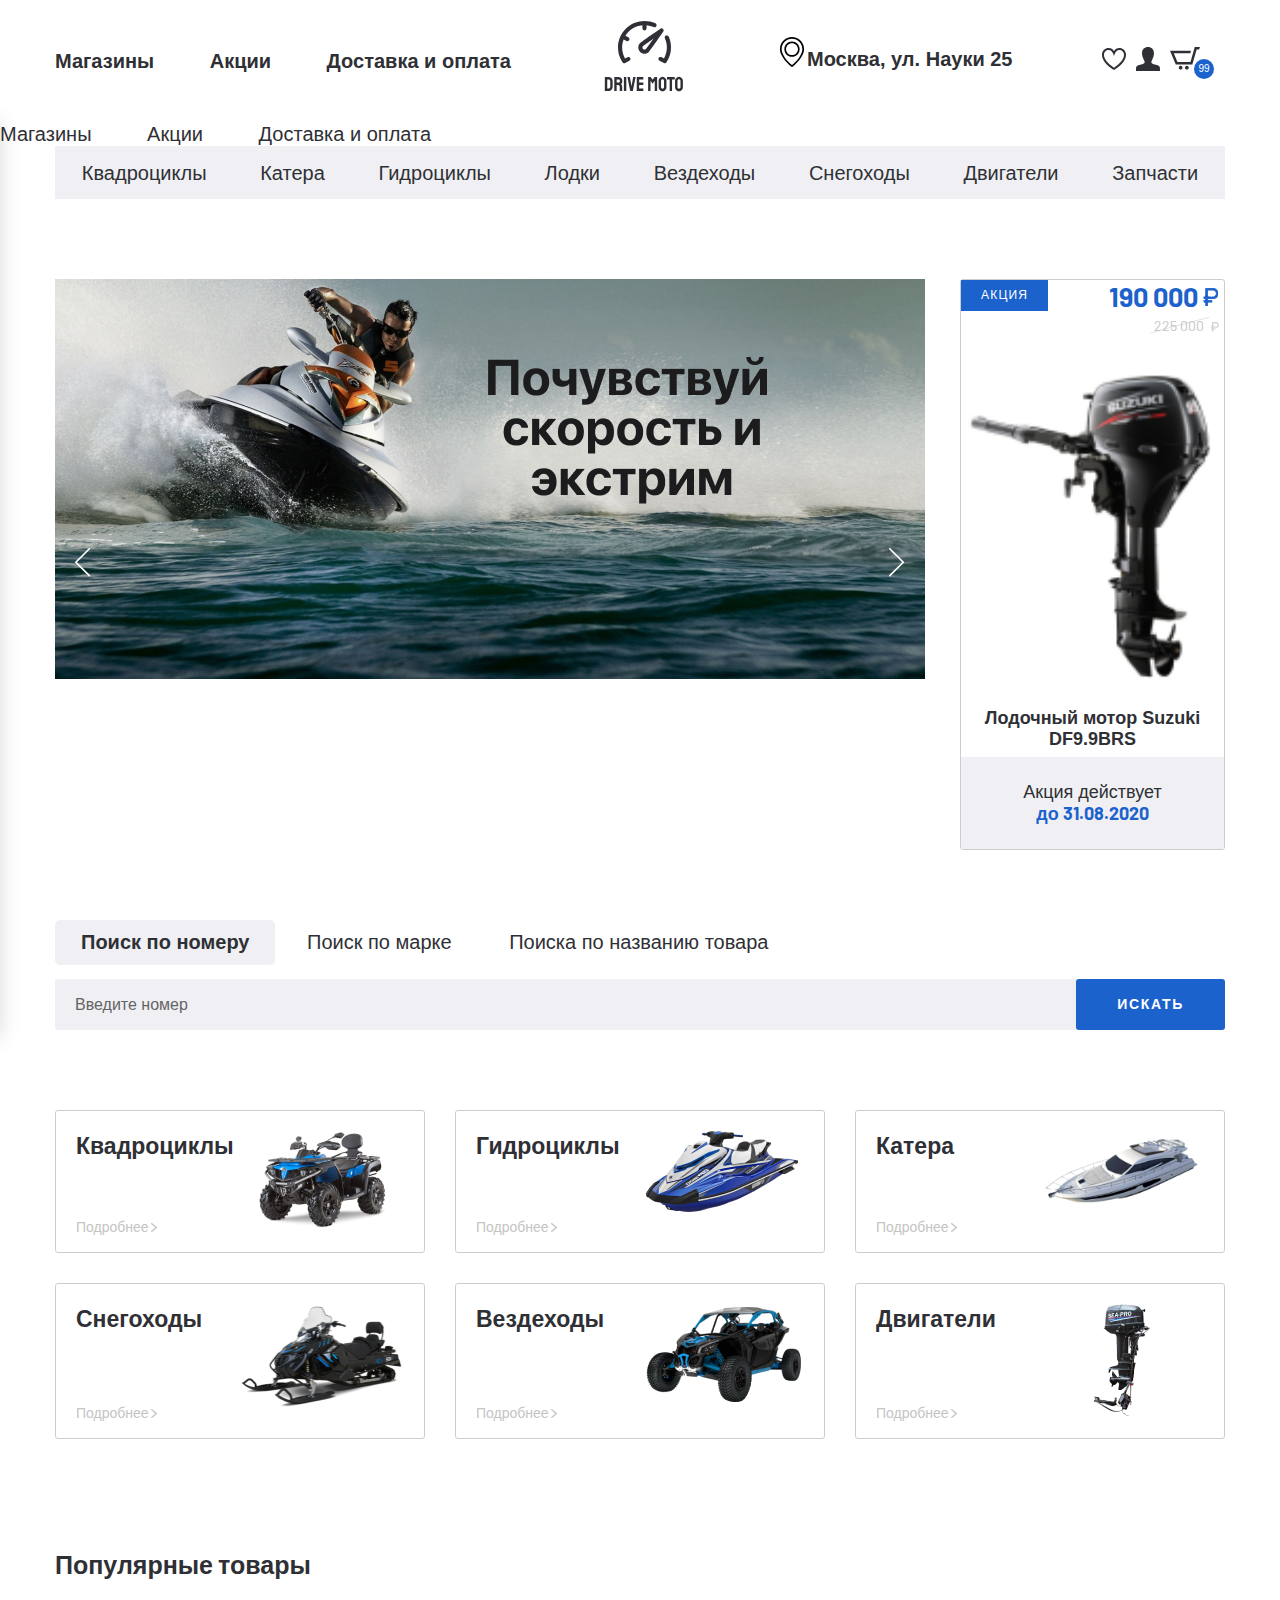
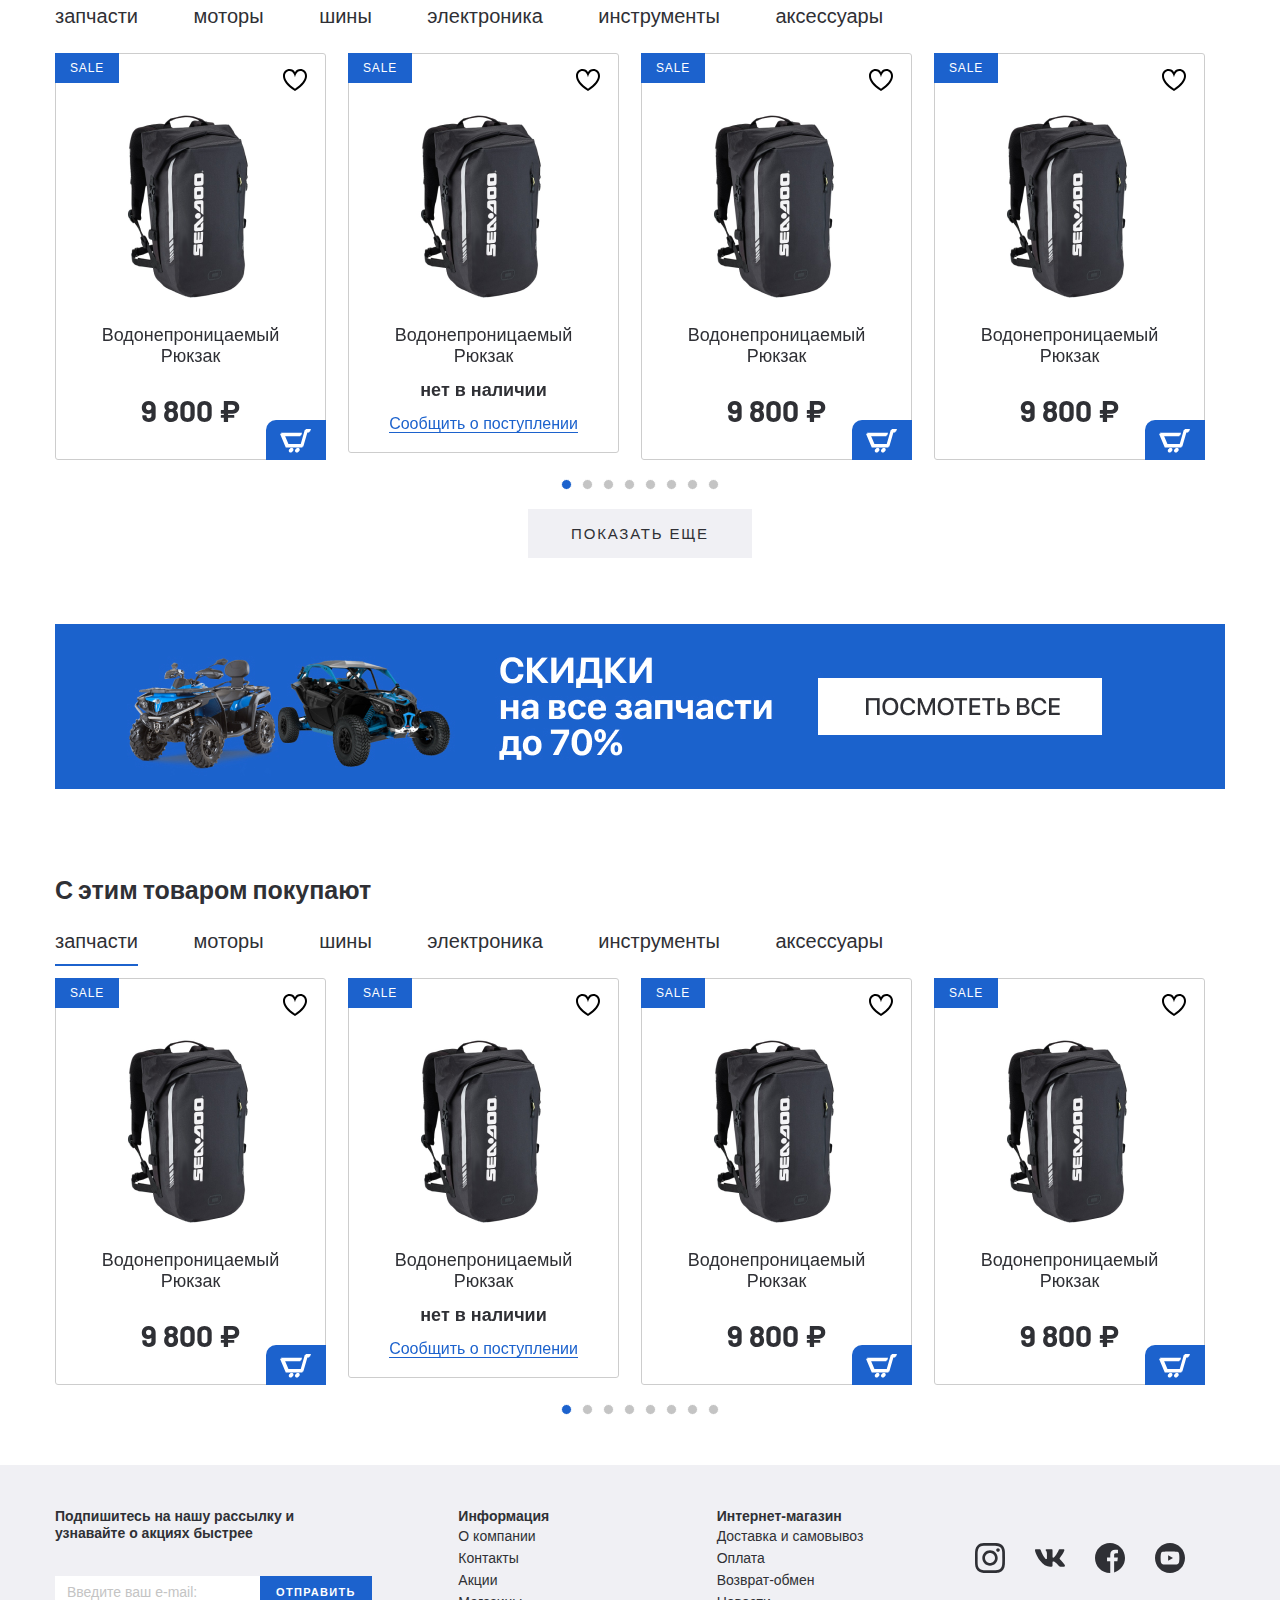
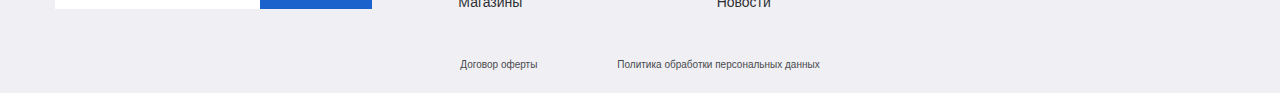
<file: index.html>
<!DOCTYPE html>
<html lang="en">

<head>
  <meta charset="UTF-8">
  <meta name="viewport" content="width=device-width, initial-scale=1.0">
  <meta http-equiv="X-UA-Compatible" content="ie=edge">
  <title>Document</title>
  <link href="https://fonts.googleapis.com/css2?family=Barlow:wght@400;700&display=swap" rel="stylesheet">
  <link rel="stylesheet" href="css/normalize.css">
  <link rel="stylesheet" href="css/slick.css">
  <link rel="stylesheet" href="css/fonts.css">
  <link rel="stylesheet" href="css/ion.rangeSlider.min.css">
  <link rel="stylesheet" href="css/jquery.formstyler.css">
  <link rel="stylesheet" href="css/jquery.formstyler.theme.css">
  <link rel="stylesheet" href="css/jquery.rateyo.min.css">
  <link rel="stylesheet" href="css/style.css">
</head>

<body>

<header class="header">
  <div class="header__top">
    <div class="container">
      <div class="header__top-inner">
        <nav class="menu">
          <button class="menu__btn">
            <div class="menu__btn-line"></div>
            <div class="menu__btn-line"></div>
            <div class="menu__btn-line"></div>
          </button>

          <ul class="menu__list">
            <li class="menu__item">
              <a href="" class="menu__link">Магазины</a>
            </li>
            <li class="menu__item">
              <a href="" class="menu__link">Акции</a>
            </li>
            <li class="menu__item">
              <a href="" class="menu__link">Доставка и оплата</a>
            </li>
          </ul>
        </nav>
        <a class="logo" href="#">
          <img class="logo__img" src="images/logo.svg" alt="">
        </a>
        <div class="header__box">
          <p class="header__adress">Москва, ул. Науки 25</p>
          <ul class="user-list">
            <li class="user-list__item">
              <a class="user-list_link" href="">
                <img src="images/heart-icon.svg" alt="">
              </a>
            </li>
            <li class="user-list__item">
              <a class="user-list_link" href="">
                <img src="images/user-icon.svg" alt="">
              </a>
            </li>
            <li class="user-list__item">
              <a class="user-list_link shopping-cart" href="">
                <img src="images/shopping-cart-icon.svg" alt="">
                <p class="shopping-cart__num">99</p>
              </a>
            </li>
          </ul>
        </div>
      </div>
    </div>
  </div>

  <ul class="menu-mobile__list">
    <li class="menu-mobile__item">
      <a class="menu-mobile__link" href="#">
        <img class="menu-mobile__img" src="images/user-icon.svg" alt="">
        <p>Войти</p>
      </a>
    </li>
    <li class="menu-mobile__item">
      <a class="menu-mobile__link" href="#">
        <img class="menu-mobile__img" src="images/user-icon.svg" alt="">
        <p>Регистрация</p>
      </a>
    </li>
    <li class="menu-mobile__item">
      <a class="menu-mobile__link" href="#">
        <img class="menu-mobile__img" src="images/heart-icon.svg" alt="">
        <p>Избранное</p>
      </a>
    </li>
    <li class="menu-mobile__item">
      <a class="menu-mobile__link" href="#">
        <img class="menu-mobile__img" src="images/shopping-cart-icon.svg" alt="">
        <p>Корзина</p>
      </a>
    </li>
    <li class="menu-mobile__item">
      <a class="menu-mobile__link" href="#">
        <img class="menu-mobile__img" src="images/shop-icon.svg" alt="">
        <p>Магазины</p>
      </a>
    </li>
    <li class="menu-mobile__item">
      <a class="menu-mobile__link" href="#">
        <img class="menu-mobile__img" src="images/promotion-icon.svg" alt="">
        <p>Акции</p>
      </a>
    </li>
    <li class="menu-mobile__item">
      <a class="menu-mobile__link" href="#">
        <img class="menu-mobile__img" src="images/delivery-icon.svg" alt="">
        <p>Доставка и оплата</p>
      </a>
    </li>

    <li class="menu-mobile__item">
      <a class="menu-mobile__link" href="#">
        <p>Квадрациклы</p>
      </a>
    </li>
    <li class="menu-mobile__item">
      <a class="menu-mobile__link" href="#">
        <p>Катера</p>
      </a>
    </li>
    <li class="menu-mobile__item">
      <a class="menu-mobile__link" href="#">
        <p>Гидроциклы</p>
      </a>
    </li>
    <li class="menu-mobile__item">
      <a class="menu-mobile__link" href="#">
        <p>Лодки</p>
      </a>
    </li>
    <li class="menu-mobile__item">
      <a class="menu-mobile__link" href="#">
        <p>Вездеходы</p>
      </a>
    </li>
    <li class="menu-mobile__item">
      <a class="menu-mobile__link" href="#">
        <p>Снегоходы</p>
      </a>
    </li>
    <li class="menu-mobile__item">
      <a class="menu-mobile__link" href="#">
        <p>Двигатели</p>
      </a>
    </li>
    <li class="menu-mobile__item">
      <a class="menu-mobile__link" href="#">
        <p>Запчасти</p>
      </a>
    </li>
  </ul>

  <div class="menu__mobile-linewrapper">
    <ul class="menu__mobile-line">
      <li class="menu__item">
        <a href="" class="menu__link">Магазины</a>
      </li>
      <li class="menu__item">
        <a href="" class="menu__link">Акции</a>
      </li>
      <li class="menu__item">
        <a href="" class="menu__link">Доставка и оплата</a>
      </li>
    </ul>
  </div>
  <div class="header__bottom">
    <div class="container">
      <ul class="menu-categories">
        <li class="menu-categories__item">
          <a class="menu-categories__link" href="">Квадроциклы</a>
        </li>
        <li class="menu-categories__item">
          <a class="menu-categories__link" href="">Катера</a>
        </li>
        <li class="menu-categories__item">
          <a class="menu-categories__link" href="">Гидроциклы</a>
        </li>
        <li class="menu-categories__item">
          <a class="menu-categories__link" href="">Лодки</a>
        </li>
        <li class="menu-categories__item">
          <a class="menu-categories__link" href="">Вездеходы</a>
        </li>
        <li class="menu-categories__item">
          <a class="menu-categories__link" href="">Снегоходы</a>
        </li>
        <li class="menu-categories__item">
          <a class="menu-categories__link" href="">Двигатели</a>
        </li>
        <li class="menu-categories__item">
          <a class="menu-categories__link" href="">Запчасти</a>
        </li>
      </ul>
    </div>
  </div>
</header>

<section class="banner-section page-section">
  <div class="container">
    <div class="banner-section__inner">
      <div class="banner-section__slider">
        <a class="banner-section__slider-item" href="">
          <img class="banner-section__slider-img" src="images/banner-slider.jpg" alt="">
        </a>
        <a class="banner-section__slider-item" href="">
          <img class="banner-section__slider-img" src="images/banner-slider.jpg" alt="">
        </a>
        <a class="banner-section__slider-item" href="">
          <img class="banner-section__slider-img" src="images/banner-slider.jpg" alt="">
        </a>
        <a class="banner-section__slider-item" href="">
          <img class="banner-section__slider-img" src="images/banner-slider.jpg" alt="">
        </a>
        <a class="banner-section__slider-item" href="">
          <img class="banner-section__slider-img" src="images/banner-slider.jpg" alt="">
        </a>
        <a class="banner-section__slider-item" href="">
          <img class="banner-section__slider-img" src="images/banner-slider.jpg" alt="">
        </a>
      </div>

      <a class="banner-section__item sale-item" href="#">
        <div class="sale-item__top">
          <div class="sale-item__info">
            акция
          </div>
          <div class="sale-item__price">
            <div class="price sale-item__price-new">190 000</div>
            <div class="price sale-item__price-old">225 000</div>
          </div>
        </div>
        <img class="sale-item__img" src="images/content/sale-1.png" alt="">
        <h5 class="sale-item__title">
          Лодочный мотор Suzuki DF9.9BRS
        </h5>
        <p class="sale-item__footer">
          Акция действует
          <span>до 31.08.2020</span>
        </p>
      </a>
    </div>
  </div>
</section>

<section class="search page-section">
  <div class="container">
    <div class="search__inner">
      <div class="search__tabs tabs-wrapper">
        <div class="mobile-overflow">
          <a class="tab search__tabs-item tab&#45;&#45;active" href="#tab-1">Поиск по номеру</a>
          <a class="tab search__tabs-item" href="#tab-2">Поиск по марке</a>
          <a class="tab search__tabs-item" href="#tab-3">Поиска по названию товара</a>
        </div>
      </div>
      <div class="search__content">
        <div id="tab-1" class="tabs-content search__content-item tabs-content&#45;&#45;active">
          <form class="search__content-form" action="">
            <input class="search__content-input" type="text" placeholder="Введите номер">
            <button class="search__content-btn" type="submit">искать</button>
          </form>
        </div>
        <div id="tab-2" class="tabs-content search__content-item">
          <form class="search__content-form" action="">
            <input class="search__content-input" type="text" placeholder="Введите марку">
            <button class="search__content-btn" type="submit">искать</button>
          </form>
        </div>
        <div id="tab-3" class="tabs-content search__content-item">
          <form class="search__content-form" action="">
            <input class="search__content-input" type="text" placeholder="Введите название товара">
            <button class="search__content-btn" type="submit">искать</button>
          </form>
        </div>
      </div>
    </div>
  </div>
</section>

<section class="categories page-section">
  <div class="container">
    <div class="categories__inner">
      <a class="categories__item" href="#">
        <div class="categories__item-info">
          <h4 class="categories__item-title">Квадроциклы</h4>
          <p class="categories__item-text">Подробнее</p>
        </div>
        <div class="categories__item-img">
          <img src="images/section-categories/quadbike.png" alt=" ">
        </div>
      </a>
      <a class="categories__item" href="#">
        <div class="categories__item-info">
          <h4 class="categories__item-title">Гидроциклы</h4>
          <p class="categories__item-text">Подробнее</p>
        </div>
        <div class="categories__item-img">
          <img src="images/section-categories/hydrocycle.png" alt=" ">
        </div>
      </a>
      <a class="categories__item" href="#">
        <div class="categories__item-info">
          <h4 class="categories__item-title">Катера</h4>
          <p class="categories__item-text">Подробнее</p>
        </div>
        <div class="categories__item-img">
          <img src="images/section-categories/motorboat.png" alt=" ">
        </div>
      </a>
      <a class="categories__item" href="#">
        <div class="categories__item-info">
          <h4 class="categories__item-title">Снегоходы</h4>
          <p class="categories__item-text">Подробнее</p>
        </div>
        <div class="categories__item-img">
          <img src="images/section-categories/snowmobile.png" alt=" ">
        </div>
      </a>
      <a class="categories__item" href="#">
        <div class="categories__item-info">
          <h4 class="categories__item-title">Вездеходы</h4>
          <p class="categories__item-text">Подробнее</p>
        </div>
        <div class="categories__item-img">
          <img src="images/section-categories/rover.png" alt=" ">
        </div>
      </a>
      <a class="categories__item" href="#">
        <div class="categories__item-info">
          <h4 class="categories__item-title">Двигатели</h4>
          <p class="categories__item-text">Подробнее</p>
        </div>
        <div class="categories__item-img">
          <img src="images/section-categories/engine.png" alt=" ">
        </div>
      </a>
    </div>
  </div>
</section>

<section class="products page-section">
  <div class="container">
    <div class="products__inner">
      <h3 class="product__title">Популярные товары</h3>
      <div class="tabs-wrapper">
        <div class="tabs products__tabs mobile-overflow">
          <a class="tab products__tab tab active" href="#product-tab-1">запчасти</a>
          <a class="tab products__tab" href="#product-tab-2">моторы</a>
          <a class="tab products__tab" href="#product-tab-3">шины</a>
          <a class="tab products__tab" href="#product-tab-4">электроника</a>
          <a class="tab products__tab" href="#product-tab-5">инструменты</a>
          <a class="tab products__tab" href="#product-tab-6">аксессуары</a>
        </div>
      </div>
      <div class="tabs-container products__container">
        <div id="product-tab-1" class="tabs-content products__content tabs-content&#45;&#45;active">
          <div class="product-slider">
            <div class="product-slider__item">
              <div class="product-item__wrapper">
                <button class="product-item__favorite"></button>
                <button class="product-item__basket">
                  <img src="/images/shopping-cart-white-icon.svg" alt="">
                </button>
                <a class="product-item__notify-link" href=""><span>Сообщить о
                                                поступлении</span></a>
                <a class="product-item product-item&#45;&#45;sale" href="#">
                  <p class="product-item__hover-text">посмотреть товар</p>
                  <img class="product-item__img" src="images/products/product-1.png" alt="">
                  <h4 class="product-item__title">Водонепроницаемый Рюкзак</h4>
                  <p class="price product-item__price">9 800 ₽</p>
                  <p class="product-item__notify-text">
                    нет в наличии
                  </p>
                </a>
              </div>
            </div>

            <div class="product-slider__item">
              <div class="product-item__wrapper product-item__not-available">
                <button class="product-item__favorite"></button>
                <button class="product-item__basket">
                  <img src="/images/shopping-cart-white-icon.svg" alt="">
                </button>
                <a class="product-item__notify-link" href=""><span>Сообщить о
                                                поступлении</span></a>
                <a class="product-item product-item&#45;&#45;sale" href="#">
                  <p class="product-item__hover-text">посмотреть товар</p>
                  <img class="product-item__img" src="images/products/product-1.png" alt="">
                  <h4 class="product-item__title">Водонепроницаемый Рюкзак</h4>
                  <p class="price product-item__price">9 800 ₽</p>
                  <p class="product-item__notify-text">
                    нет в наличии
                  </p>
                </a>
              </div>
            </div>

            <div class="product-slider__item">
              <div class="product-item__wrapper">
                <button class="product-item__favorite"></button>
                <button class="product-item__basket">
                  <img src="/images/shopping-cart-white-icon.svg" alt="">
                </button>
                <a class="product-item__notify-link" href=""><span>Сообщить о
                                                поступлении</span></a>
                <a class="product-item product-item&#45;&#45;sale" href="#">
                  <p class="product-item__hover-text">посмотреть товар</p>
                  <img class="product-item__img" src="images/products/product-1.png" alt="">
                  <h4 class="product-item__title">Водонепроницаемый Рюкзак</h4>
                  <p class="price product-item__price">9 800 ₽</p>
                  <p class="product-item__notify-text">
                    нет в наличии
                  </p>
                </a>
              </div>
            </div>

            <div class="product-slider__item">
              <div class="product-item__wrapper">
                <button class="product-item__favorite"></button>
                <button class="product-item__basket">
                  <img src="/images/shopping-cart-white-icon.svg" alt="">
                </button>
                <a class="product-item__notify-link" href=""><span>Сообщить о
                                                поступлении</span></a>
                <a class="product-item product-item&#45;&#45;sale" href="#">
                  <p class="product-item__hover-text">посмотреть товар</p>
                  <img class="product-item__img" src="images/products/product-1.png" alt="">
                  <h4 class="product-item__title">Водонепроницаемый Рюкзак</h4>
                  <p class="price product-item__price">9 800 ₽</p>
                  <p class="product-item__notify-text">
                    нет в наличии
                  </p>
                </a>
              </div>
            </div>

            <div class="product-slider__item">
              <div class="product-item__wrapper">
                <button class="product-item__favorite"></button>
                <button class="product-item__basket">
                  <img src="/images/shopping-cart-white-icon.svg" alt="">
                </button>
                <a class="product-item__notify-link" href=""><span>Сообщить о
                                                поступлении</span></a>
                <a class="product-item product-item&#45;&#45;sale" href="#">
                  <p class="product-item__hover-text">посмотреть товар</p>
                  <img class="product-item__img" src="images/products/product-1.png" alt="">
                  <h4 class="product-item__title">Водонепроницаемый Рюкзак</h4>
                  <p class="price product-item__price">9 800 ₽</p>
                  <p class="product-item__notify-text">
                    нет в наличии
                  </p>
                </a>
              </div>
            </div>

            <div class="product-slider__item">
              <div class="product-item__wrapper">
                <button class="product-item__favorite"></button>
                <button class="product-item__basket">
                  <img src="/images/shopping-cart-white-icon.svg" alt="">
                </button>
                <a class="product-item__notify-link" href=""><span>Сообщить о
                                                поступлении</span></a>
                <a class="product-item product-item&#45;&#45;sale" href="#">
                  <p class="product-item__hover-text">посмотреть товар</p>
                  <img class="product-item__img" src="images/products/product-1.png" alt="">
                  <h4 class="product-item__title">Водонепроницаемый Рюкзак</h4>
                  <p class="price product-item__price">9 800 ₽</p>
                  <p class="product-item__notify-text">
                    нет в наличии
                  </p>
                </a>
              </div>
            </div>

            <div class="product-slider__item">
              <div class="product-item__wrapper">
                <button class="product-item__favorite"></button>
                <button class="product-item__basket">
                  <img src="/images/shopping-cart-white-icon.svg" alt="">
                </button>
                <a class="product-item__notify-link" href=""><span>Сообщить о
                                                поступлении</span></a>
                <a class="product-item product-item&#45;&#45;sale" href="#">
                  <p class="product-item__hover-text">посмотреть товар</p>
                  <img class="product-item__img" src="images/products/product-1.png" alt="">
                  <h4 class="product-item__title">Водонепроницаемый Рюкзак</h4>
                  <p class="price product-item__price">9 800 ₽</p>
                  <p class="product-item__notify-text">
                    нет в наличии
                  </p>
                </a>
              </div>
            </div>

            <div class="product-slider__item">
              <div class="product-item__wrapper">
                <button class="product-item__favorite"></button>
                <button class="product-item__basket">
                  <img src="/images/shopping-cart-white-icon.svg" alt="">
                </button>
                <a class="product-item__notify-link" href=""><span>Сообщить о
                                                поступлении</span></a>
                <a class="product-item product-item&#45;&#45;sale" href="#">
                  <p class="product-item__hover-text">посмотреть товар</p>
                  <img class="product-item__img" src="images/products/product-1.png" alt="">
                  <h4 class="product-item__title">Водонепроницаемый Рюкзак</h4>
                  <p class="price product-item__price">9 800 ₽</p>
                  <p class="product-item__notify-text">
                    нет в наличии
                  </p>
                </a>
              </div>
            </div>
          </div>
        </div>
        <div id="product-tab-2" class="tabs-content products__content">
          <div class="product-slider">
            <div class="product-slider__item">
              <div class="product-item__wrapper">
                <button class="product-item__favorite"></button>
                <button class="product-item__basket">
                  <img src="/images/shopping-cart-white-icon.svg" alt="">
                </button>
                <a class="product-item__notify-link" href=""><span>Сообщить о
                                                поступлении</span></a>
                <a class="product-item product-item&#45;&#45;sale" href="#">
                  <p class="product-item__hover-text">посмотреть товар</p>
                  <img class="product-item__img" src="images/products/product-1.png" alt="">
                  <h4 class="product-item__title">Водонепроницаемый Рюкзак</h4>
                  <p class="price product-item__price">9 800 ₽</p>
                  <p class="product-item__notify-text">
                    нет в наличии
                  </p>
                </a>
              </div>
            </div>

            <div class="product-slider__item">
              <div class="product-item__wrapper product-item__not-available">
                <button class="product-item__favorite"></button>
                <button class="product-item__basket">
                  <img src="/images/shopping-cart-white-icon.svg" alt="">
                </button>
                <a class="product-item__notify-link" href=""><span>Сообщить о
                                                поступлении</span></a>
                <a class="product-item product-item&#45;&#45;sale" href="#">
                  <p class="product-item__hover-text">посмотреть товар</p>
                  <img class="product-item__img" src="images/products/product-1.png" alt="">
                  <h4 class="product-item__title">Водонепроницаемый Рюкзак</h4>
                  <p class="price product-item__price">9 800 ₽</p>
                  <p class="product-item__notify-text">
                    нет в наличии
                  </p>
                </a>
              </div>
            </div>

            <div class="product-slider__item">
              <div class="product-item__wrapper">
                <button class="product-item__favorite"></button>
                <button class="product-item__basket">
                  <img src="/images/shopping-cart-white-icon.svg" alt="">
                </button>
                <a class="product-item__notify-link" href=""><span>Сообщить о
                                                поступлении</span></a>
                <a class="product-item product-item&#45;&#45;sale" href="#">
                  <p class="product-item__hover-text">посмотреть товар</p>
                  <img class="product-item__img" src="images/products/product-1.png" alt="">
                  <h4 class="product-item__title">Водонепроницаемый Рюкзак</h4>
                  <p class="price product-item__price">9 800 ₽</p>
                  <p class="product-item__notify-text">
                    нет в наличии
                  </p>
                </a>
              </div>
            </div>

            <div class="product-slider__item">
              <div class="product-item__wrapper">
                <button class="product-item__favorite"></button>
                <button class="product-item__basket">
                  <img src="/images/shopping-cart-white-icon.svg" alt="">
                </button>
                <a class="product-item__notify-link" href=""><span>Сообщить о
                                                поступлении</span></a>
                <a class="product-item product-item&#45;&#45;sale" href="#">
                  <p class="product-item__hover-text">посмотреть товар</p>
                  <img class="product-item__img" src="images/products/product-1.png" alt="">
                  <h4 class="product-item__title">Водонепроницаемый Рюкзак</h4>
                  <p class="price product-item__price">9 800 ₽</p>
                  <p class="product-item__notify-text">
                    нет в наличии
                  </p>
                </a>
              </div>
            </div>

            <div class="product-slider__item">
              <div class="product-item__wrapper">
                <button class="product-item__favorite"></button>
                <button class="product-item__basket">
                  <img src="/images/shopping-cart-white-icon.svg" alt="">
                </button>
                <a class="product-item__notify-link" href=""><span>Сообщить о
                                                поступлении</span></a>
                <a class="product-item product-item&#45;&#45;sale" href="#">
                  <p class="product-item__hover-text">посмотреть товар</p>
                  <img class="product-item__img" src="images/products/product-1.png" alt="">
                  <h4 class="product-item__title">Водонепроницаемый Рюкзак</h4>
                  <p class="price product-item__price">9 800 ₽</p>
                  <p class="product-item__notify-text">
                    нет в наличии
                  </p>
                </a>
              </div>
            </div>

            <div class="product-slider__item">
              <div class="product-item__wrapper">
                <button class="product-item__favorite"></button>
                <button class="product-item__basket">
                  <img src="/images/shopping-cart-white-icon.svg" alt="">
                </button>
                <a class="product-item__notify-link" href=""><span>Сообщить о
                                                поступлении</span></a>
                <a class="product-item product-item&#45;&#45;sale" href="#">
                  <p class="product-item__hover-text">посмотреть товар</p>
                  <img class="product-item__img" src="images/products/product-1.png" alt="">
                  <h4 class="product-item__title">Водонепроницаемый Рюкзак</h4>
                  <p class="price product-item__price">9 800 ₽</p>
                  <p class="product-item__notify-text">
                    нет в наличии
                  </p>
                </a>
              </div>
            </div>

            <div class="product-slider__item">
              <div class="product-item__wrapper">
                <button class="product-item__favorite"></button>
                <button class="product-item__basket">
                  <img src="/images/shopping-cart-white-icon.svg" alt="">
                </button>
                <a class="product-item__notify-link" href=""><span>Сообщить о
                                                поступлении</span></a>
                <a class="product-item product-item&#45;&#45;sale" href="#">
                  <p class="product-item__hover-text">посмотреть товар</p>
                  <img class="product-item__img" src="images/products/product-1.png" alt="">
                  <h4 class="product-item__title">Водонепроницаемый Рюкзак</h4>
                  <p class="price product-item__price">9 800 ₽</p>
                  <p class="product-item__notify-text">
                    нет в наличии
                  </p>
                </a>
              </div>
            </div>

            <div class="product-slider__item">
              <div class="product-item__wrapper">
                <button class="product-item__favorite"></button>
                <button class="product-item__basket">
                  <img src="/images/shopping-cart-white-icon.svg" alt="">
                </button>
                <a class="product-item__notify-link" href=""><span>Сообщить о
                                                поступлении</span></a>
                <a class="product-item product-item&#45;&#45;sale" href="#">
                  <p class="product-item__hover-text">посмотреть товар</p>
                  <img class="product-item__img" src="images/products/product-1.png" alt="">
                  <h4 class="product-item__title">Водонепроницаемый Рюкзак</h4>
                  <p class="price product-item__price">9 800 ₽</p>
                  <p class="product-item__notify-text">
                    нет в наличии
                  </p>
                </a>
              </div>
            </div>
          </div>
        </div>
        <div id="product-tab-3" class="tabs-content products__content">slider-3</div>
        <div id="product-tab-4" class="tabs-content products__content">slider-4</div>
        <div id="product-tab-5" class="tabs-content products__content">slider-5</div>
        <div id="product-tab-6" class="tabs-content products__content">slider-6</div>
      </div>
      <div class="product__more">
        <a class="product__more-link" href="#">Показать еще</a>
      </div>
    </div>
  </div>
</section>

<div class="banner">
  <div class="container">
    <a href="" class="banner__link">
      <img src="images/content/banner.jpg" alt="">
    </a>
  </div>
</div>

<section class="products">
  <div class="container">
    <div class="products__inner">
      <h3 class="product__title">С этим товаром покупают</h3>
      <div class="tabs-wrapper">
        <div class="tabs products__tabs mobile-overflow">
          <a class="tab products__tab tab&#45;&#45;active" href="#popular-tab-1">запчасти</a>
          <a class="tab products__tab" href="#popular-tab-2">моторы</a>
          <a class="tab products__tab" href="#popular-tab-3">шины</a>
          <a class="tab products__tab" href="#popular-tab-4">электроника</a>
          <a class="tab products__tab" href="#popular-tab-5">инструменты</a>
          <a class="tab products__tab" href="#popular-tab-6">аксессуары</a>
        </div>
      </div>
        <div class="tabs-container products__container">
          <div id="popular-tab-1" class="tabs-content products__content tabs-content&#45;&#45;active">
            <div class="product-slider">
              <div class="product-slider__item">
                <div class="product-item__wrapper">
                  <button class="product-item__favorite"></button>
                  <button class="product-item__basket">
                    <img src="/images/shopping-cart-white-icon.svg" alt="">
                  </button>
                  <a class="product-item__notify-link" href=""><span>Сообщить о
                                                поступлении</span></a>
                  <a class="product-item product-item&#45;&#45;sale" href="#">
                    <p class="product-item__hover-text">посмотреть товар</p>
                    <img class="product-item__img" src="images/products/product-1.png" alt="">
                    <h4 class="product-item__title">Водонепроницаемый Рюкзак</h4>
                    <p class="price product-item__price">9 800 ₽</p>
                    <p class="product-item__notify-text">
                      нет в наличии
                    </p>
                  </a>
                </div>
              </div>

              <div class="product-slider__item">
                <div class="product-item__wrapper product-item__not-available">
                  <button class="product-item__favorite"></button>
                  <button class="product-item__basket">
                    <img src="/images/shopping-cart-white-icon.svg" alt="">
                  </button>
                  <a class="product-item__notify-link" href=""><span>Сообщить о
                                                поступлении</span></a>
                  <a class="product-item product-item&#45;&#45;sale" href="#">
                    <p class="product-item__hover-text">посмотреть товар</p>
                    <img class="product-item__img" src="images/products/product-1.png" alt="">
                    <h4 class="product-item__title">Водонепроницаемый Рюкзак</h4>
                    <p class="price product-item__price">9 800 ₽</p>
                    <p class="product-item__notify-text">
                      нет в наличии
                    </p>
                  </a>
                </div>
              </div>

              <div class="product-slider__item">
                <div class="product-item__wrapper">
                  <button class="product-item__favorite"></button>
                  <button class="product-item__basket">
                    <img src="/images/shopping-cart-white-icon.svg" alt="">
                  </button>
                  <a class="product-item__notify-link" href=""><span>Сообщить о
                                                поступлении</span></a>
                  <a class="product-item product-item&#45;&#45;sale" href="#">
                    <p class="product-item__hover-text">посмотреть товар</p>
                    <img class="product-item__img" src="images/products/product-1.png" alt="">
                    <h4 class="product-item__title">Водонепроницаемый Рюкзак</h4>
                    <p class="price product-item__price">9 800 ₽</p>
                    <p class="product-item__notify-text">
                      нет в наличии
                    </p>
                  </a>
                </div>
              </div>

              <div class="product-slider__item">
                <div class="product-item__wrapper">
                  <button class="product-item__favorite"></button>
                  <button class="product-item__basket">
                    <img src="/images/shopping-cart-white-icon.svg" alt="">
                  </button>
                  <a class="product-item__notify-link" href=""><span>Сообщить о
                                                поступлении</span></a>
                  <a class="product-item product-item&#45;&#45;sale" href="#">
                    <p class="product-item__hover-text">посмотреть товар</p>
                    <img class="product-item__img" src="images/products/product-1.png" alt="">
                    <h4 class="product-item__title">Водонепроницаемый Рюкзак</h4>
                    <p class="price product-item__price">9 800 ₽</p>
                    <p class="product-item__notify-text">
                      нет в наличии
                    </p>
                  </a>
                </div>
              </div>

              <div class="product-slider__item">
                <div class="product-item__wrapper">
                  <button class="product-item__favorite"></button>
                  <button class="product-item__basket">
                    <img src="/images/shopping-cart-white-icon.svg" alt="">
                  </button>
                  <a class="product-item__notify-link" href=""><span>Сообщить о
                                                поступлении</span></a>
                  <a class="product-item product-item&#45;&#45;sale" href="#">
                    <p class="product-item__hover-text">посмотреть товар</p>
                    <img class="product-item__img" src="images/products/product-1.png" alt="">
                    <h4 class="product-item__title">Водонепроницаемый Рюкзак</h4>
                    <p class="price product-item__price">9 800 ₽</p>
                    <p class="product-item__notify-text">
                      нет в наличии
                    </p>
                  </a>
                </div>
              </div>

              <div class="product-slider__item">
                <div class="product-item__wrapper">
                  <button class="product-item__favorite"></button>
                  <button class="product-item__basket">
                    <img src="/images/shopping-cart-white-icon.svg" alt="">
                  </button>
                  <a class="product-item__notify-link" href=""><span>Сообщить о
                                                поступлении</span></a>
                  <a class="product-item product-item&#45;&#45;sale" href="#">
                    <p class="product-item__hover-text">посмотреть товар</p>
                    <img class="product-item__img" src="images/products/product-1.png" alt="">
                    <h4 class="product-item__title">Водонепроницаемый Рюкзак</h4>
                    <p class="price product-item__price">9 800 ₽</p>
                    <p class="product-item__notify-text">
                      нет в наличии
                    </p>
                  </a>
                </div>
              </div>

              <div class="product-slider__item">
                <div class="product-item__wrapper">
                  <button class="product-item__favorite"></button>
                  <button class="product-item__basket">
                    <img src="/images/shopping-cart-white-icon.svg" alt="">
                  </button>
                  <a class="product-item__notify-link" href=""><span>Сообщить о
                                                поступлении</span></a>
                  <a class="product-item product-item&#45;&#45;sale" href="#">
                    <p class="product-item__hover-text">посмотреть товар</p>
                    <img class="product-item__img" src="images/products/product-1.png" alt="">
                    <h4 class="product-item__title">Водонепроницаемый Рюкзак</h4>
                    <p class="price product-item__price">9 800 ₽</p>
                    <p class="product-item__notify-text">
                      нет в наличии
                    </p>
                  </a>
                </div>
              </div>

              <div class="product-slider__item">
                <div class="product-item__wrapper">
                  <button class="product-item__favorite"></button>
                  <button class="product-item__basket">
                    <img src="/images/shopping-cart-white-icon.svg" alt="">
                  </button>
                  <a class="product-item__notify-link" href=""><span>Сообщить о
                                                поступлении</span></a>
                  <a class="product-item product-item&#45;&#45;sale" href="#">
                    <p class="product-item__hover-text">посмотреть товар</p>
                    <img class="product-item__img" src="images/products/product-1.png" alt="">
                    <h4 class="product-item__title">Водонепроницаемый Рюкзак</h4>
                    <p class="price product-item__price">9 800 ₽</p>
                    <p class="product-item__notify-text">
                      нет в наличии
                    </p>
                  </a>
                </div>
              </div>
            </div>
          </div>
          <div id="popular-tab-2" class="tabs-content products__content">
            <div class="product-slider">
              <div class="product-slider__item">
                <div class="product-item__wrapper">
                  <button class="product-item__favorite"></button>
                  <button class="product-item__basket">
                    <img src="/images/shopping-cart-white-icon.svg" alt="">
                  </button>
                  <a class="product-item__notify-link" href=""><span>Сообщить о
                                                поступлении</span></a>
                  <a class="product-item product-item&#45;&#45;sale" href="#">
                    <p class="product-item__hover-text">посмотреть товар</p>
                    <img class="product-item__img" src="images/products/product-1.png" alt="">
                    <h4 class="product-item__title">Водонепроницаемый Рюкзак</h4>
                    <p class="price product-item__price">9 800 ₽</p>
                    <p class="product-item__notify-text">
                      нет в наличии
                    </p>
                  </a>
                </div>
              </div>

              <div class="product-slider__item">
                <div class="product-item__wrapper product-item__not-available">
                  <button class="product-item__favorite"></button>
                  <button class="product-item__basket">
                    <img src="/images/shopping-cart-white-icon.svg" alt="">
                  </button>
                  <a class="product-item__notify-link" href=""><span>Сообщить о
                                                поступлении</span></a>
                  <a class="product-item product-item&#45;&#45;sale" href="#">
                    <p class="product-item__hover-text">посмотреть товар</p>
                    <img class="product-item__img" src="images/products/product-1.png" alt="">
                    <h4 class="product-item__title">Водонепроницаемый Рюкзак</h4>
                    <p class="price product-item__price">9 800 ₽</p>
                    <p class="product-item__notify-text">
                      нет в наличии
                    </p>
                  </a>
                </div>
              </div>

              <div class="product-slider__item">
                <div class="product-item__wrapper">
                  <button class="product-item__favorite"></button>
                  <button class="product-item__basket">
                    <img src="/images/shopping-cart-white-icon.svg" alt="">
                  </button>
                  <a class="product-item__notify-link" href=""><span>Сообщить о
                                                поступлении</span></a>
                  <a class="product-item product-item&#45;&#45;sale" href="#">
                    <p class="product-item__hover-text">посмотреть товар</p>
                    <img class="product-item__img" src="images/products/product-1.png" alt="">
                    <h4 class="product-item__title">Водонепроницаемый Рюкзак</h4>
                    <p class="price product-item__price">9 800 ₽</p>
                    <p class="product-item__notify-text">
                      нет в наличии
                    </p>
                  </a>
                </div>
              </div>

              <div class="product-slider__item">
                <div class="product-item__wrapper">
                  <button class="product-item__favorite"></button>
                  <button class="product-item__basket">
                    <img src="/images/shopping-cart-white-icon.svg" alt="">
                  </button>
                  <a class="product-item__notify-link" href=""><span>Сообщить о
                                                поступлении</span></a>
                  <a class="product-item product-item&#45;&#45;sale" href="#">
                    <p class="product-item__hover-text">посмотреть товар</p>
                    <img class="product-item__img" src="images/products/product-1.png" alt="">
                    <h4 class="product-item__title">Водонепроницаемый Рюкзак</h4>
                    <p class="price product-item__price">9 800 ₽</p>
                    <p class="product-item__notify-text">
                      нет в наличии
                    </p>
                  </a>
                </div>
              </div>

              <div class="product-slider__item">
                <div class="product-item__wrapper">
                  <button class="product-item__favorite"></button>
                  <button class="product-item__basket">
                    <img src="/images/shopping-cart-white-icon.svg" alt="">
                  </button>
                  <a class="product-item__notify-link" href=""><span>Сообщить о
                                                поступлении</span></a>
                  <a class="product-item product-item&#45;&#45;sale" href="#">
                    <p class="product-item__hover-text">посмотреть товар</p>
                    <img class="product-item__img" src="images/products/product-1.png" alt="">
                    <h4 class="product-item__title">Водонепроницаемый Рюкзак</h4>
                    <p class="price product-item__price">9 800 ₽</p>
                    <p class="product-item__notify-text">
                      нет в наличии
                    </p>
                  </a>
                </div>
              </div>

              <div class="product-slider__item">
                <div class="product-item__wrapper">
                  <button class="product-item__favorite"></button>
                  <button class="product-item__basket">
                    <img src="/images/shopping-cart-white-icon.svg" alt="">
                  </button>
                  <a class="product-item__notify-link" href=""><span>Сообщить о
                                                поступлении</span></a>
                  <a class="product-item product-item&#45;&#45;sale" href="#">
                    <p class="product-item__hover-text">посмотреть товар</p>
                    <img class="product-item__img" src="images/products/product-1.png" alt="">
                    <h4 class="product-item__title">Водонепроницаемый Рюкзак</h4>
                    <p class="price product-item__price">9 800 ₽</p>
                    <p class="product-item__notify-text">
                      нет в наличии
                    </p>
                  </a>
                </div>
              </div>

              <div class="product-slider__item">
                <div class="product-item__wrapper">
                  <button class="product-item__favorite"></button>
                  <button class="product-item__basket">
                    <img src="/images/shopping-cart-white-icon.svg" alt="">
                  </button>
                  <a class="product-item__notify-link" href=""><span>Сообщить о
                                                поступлении</span></a>
                  <a class="product-item product-item&#45;&#45;sale" href="#">
                    <p class="product-item__hover-text">посмотреть товар</p>
                    <img class="product-item__img" src="images/products/product-1.png" alt="">
                    <h4 class="product-item__title">Водонепроницаемый Рюкзак</h4>
                    <p class="price product-item__price">9 800 ₽</p>
                    <p class="product-item__notify-text">
                      нет в наличии
                    </p>
                  </a>
                </div>
              </div>

              <div class="product-slider__item">
                <div class="product-item__wrapper">
                  <button class="product-item__favorite"></button>
                  <button class="product-item__basket">
                    <img src="/images/shopping-cart-white-icon.svg" alt="">
                  </button>
                  <a class="product-item__notify-link" href=""><span>Сообщить о
                                                поступлении</span></a>
                  <a class="product-item product-item&#45;&#45;sale" href="#">
                    <p class="product-item__hover-text">посмотреть товар</p>
                    <img class="product-item__img" src="images/products/product-1.png" alt="">
                    <h4 class="product-item__title">Водонепроницаемый Рюкзак</h4>
                    <p class="price product-item__price">9 800 ₽</p>
                    <p class="product-item__notify-text">
                      нет в наличии
                    </p>
                  </a>
                </div>
              </div>
            </div>
          </div>
          <div id="popular-tab-3" class="tabs-content products__content">slider-3</div>
          <div id="popular-tab-4" class="tabs-content products__content">slider-4</div>
          <div id="popular-tab-5" class="tabs-content products__content">slider-5</div>
          <div id="popular-tab-6" class="tabs-content products__content">slider-6</div>
        </div>
      </div>
  </div>
</section>

<footer class="footer">
  <div class="container">
    <div class="footer__top">
      <div class="footer__top-inner">
        <div class="footer__top-item footer__top-newsletter">
          <h6 class="footer__top-title">
            Подпишитесь на нашу рассылку и
            узнавайте о акциях быстрее
          </h6>
          <form class="footer-form" action="">
            <input class="footer-form__input" type="text"
                   placeholder="Введите ваш e-mail:">
            <button class="footer-form__btn" type="submit">Отправить</button>
          </form>
        </div>
        <div class="footer__top-item footer__top-itemdrop">
          <h6 class="footer__top-title footer__top-drop">Информация</h6>
          <ul class="footer-list">
            <li class="footer-list__item"><a href="#">О компании</a></li>
            <li class="footer-list__item"><a href="#">Контакты</a></li>
            <li class="footer-list__item"><a href="#">Акции</a></li>
            <li class="footer-list__item"><a href="#">Магазины</a></li>
          </ul>
        </div>
        <div class="footer__top-item footer__top-itemdrop">
          <h6 class="footer__top-title footer__top-drop">Интернет-магазин</h6>
          <ul class="footer-list">
            <li class="footer-list__item"><a href="#">Доставка и самовывоз</a></li>
            <li class="footer-list__item"><a href="#">Оплата</a></li>
            <li class="footer-list__item"><a href="#">Возврат-обмен</a></li>
            <li class="footer-list__item"><a href="#">Новости</a></li>
          </ul>
        </div>
        <div class="footer__top-item footer__top-social">
          <ul class="social-list">
            <li class="social-list__item">
              <a href="#">
                <img src="images/instagram.svg" alt="">
              </a>
            </li>
            <li class="social-list__item">
              <a href="#">
                <img src="images/vkontakte.svg" alt="">
              </a>
            </li>
            <li class="social-list__item">
              <a href="#">
                <img src="images/facebook.svg" alt="">
              </a>
            </li>
            <li class="social-list__item">
              <a href="#">
                <img src="images/youtube.svg" alt="">
              </a>
            </li>
          </ul>
        </div>
      </div>
    </div>
    <div class="footer__bottom">
      <a class="footer__bottom-link" href="#">Договор оферты</a>
      <a class="footer__bottom-link" href="#">Политика обработки персональных данных</a>
    </div>
  </div>
</footer>

<script src=" https://ajax.googleapis.com/ajax/libs/jquery/3.4.1/jquery.min.js "></script>
<script src="js/slick.min.js "></script>
<script src="js/ion.rangeSlider.min.js"></script>
<script src="js/jquery.formstyler.min.js"></script>
<script src="js/jquery.rateyo.min.js"></script>
<script src="js/main.js "></script>
</body>

</html>
</file>
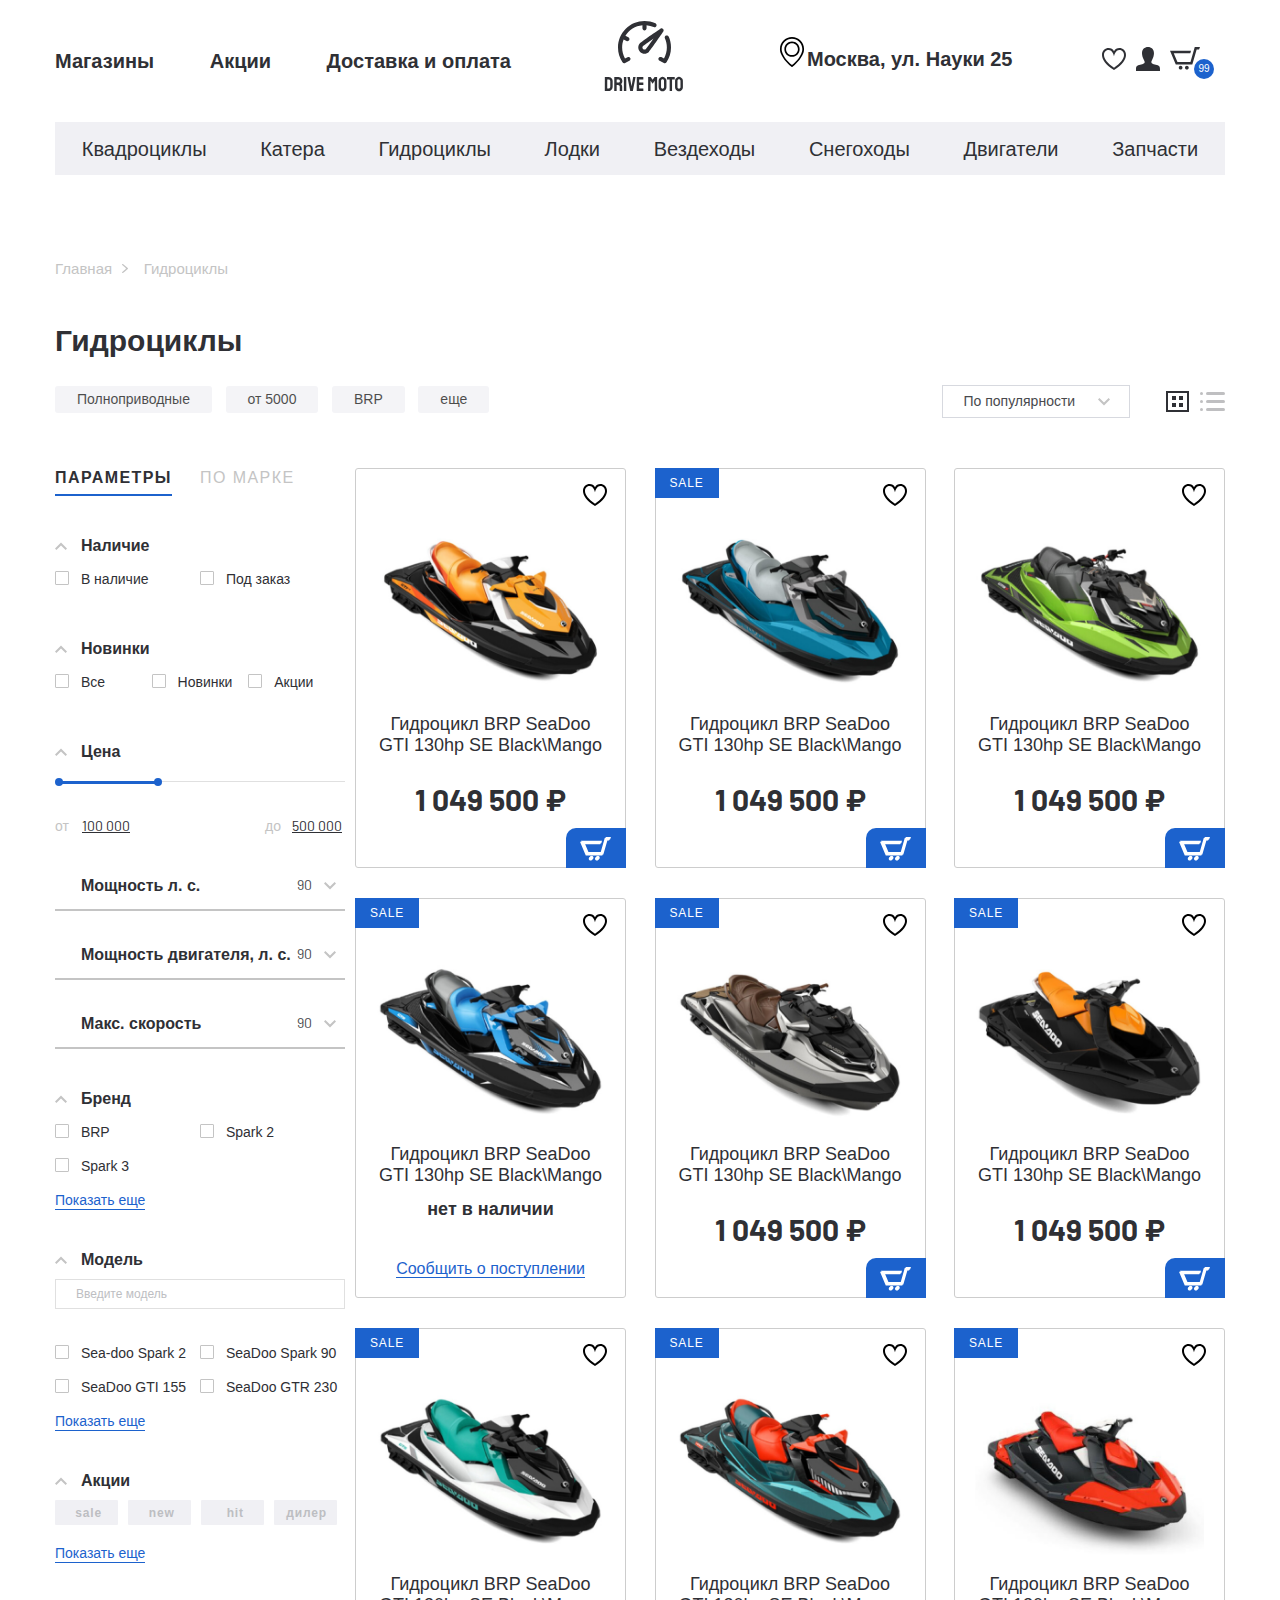
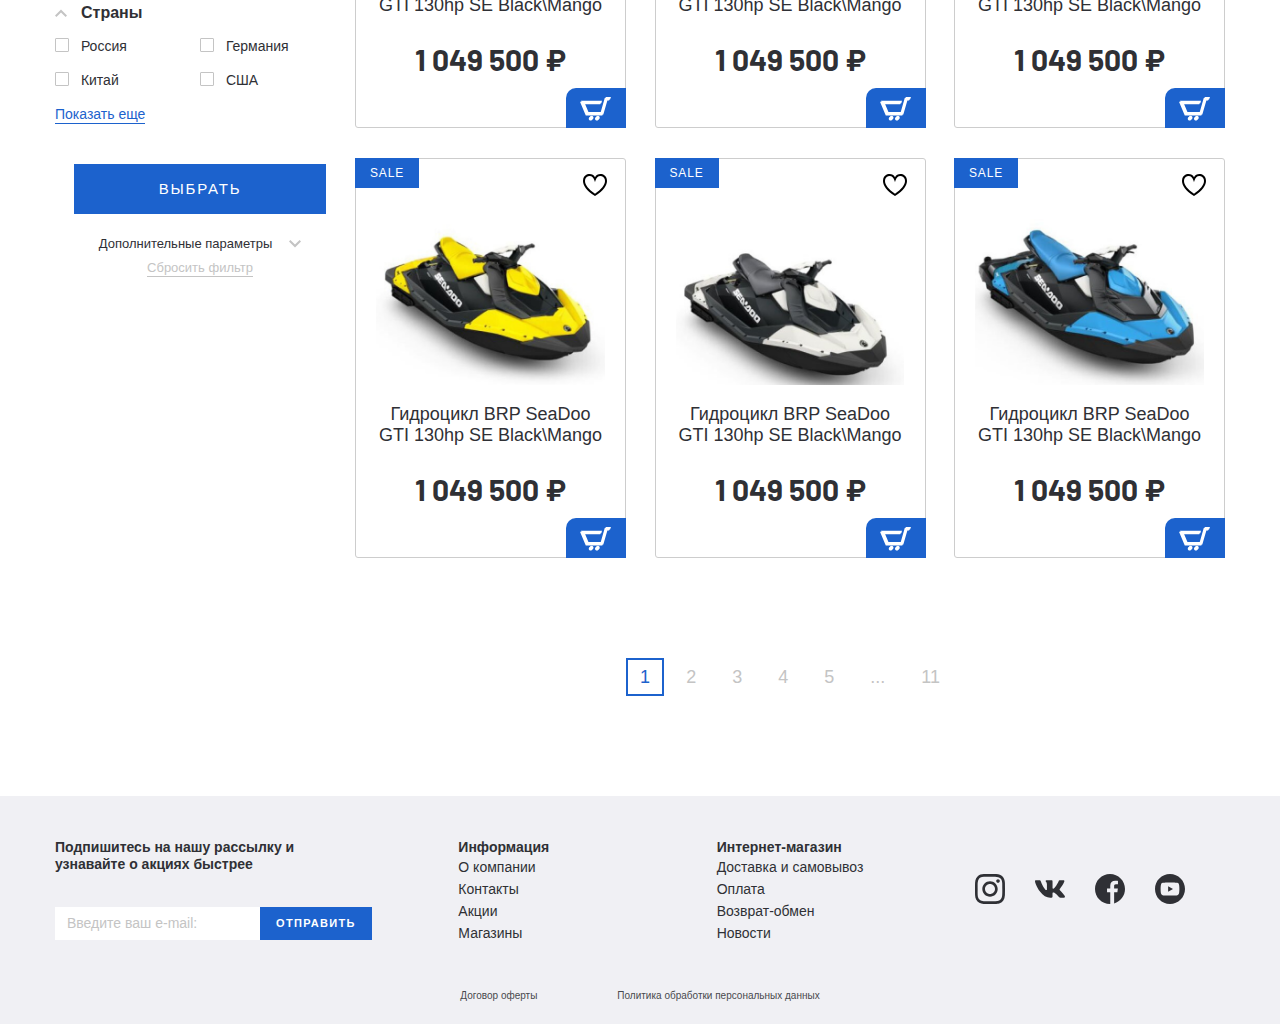
<file: catalog.html>
<!DOCTYPE html>
<html lang="en">

<head>
  <meta charset="UTF-8">
  <meta name="viewport" content="width=device-width, initial-scale=1.0">
  <meta http-equiv="X-UA-Compatible" content="ie=edge">
  <title>Document</title>
  <link href="https://fonts.googleapis.com/css2?family=Barlow:wght@400;700&display=swap" rel="stylesheet">
  <link rel="stylesheet" href="css/normalize.css">
  <link rel="stylesheet" href="css/slick.css">
  <link rel="stylesheet" href="css/fonts.css">
  <link rel="stylesheet" href="css/ion.rangeSlider.min.css">
  <link rel="stylesheet" href="css/jquery.formstyler.css">
  <link rel="stylesheet" href="css/jquery.formstyler.theme.css">
  <link rel="stylesheet" href="css/jquery.rateyo.min.css">
  <link rel="stylesheet" href="css/style.css">
</head>

<body>

<header class="header">
  <div class="header__top">
    <div class="container">
      <div class="header__top-inner">
        <nav class="menu">
          <ul class="nenu__list">
            <li class="menu__item">
              <a href="" class="menu__link">Магазины</a>
            </li>
            <li class="menu__item">
              <a href="" class="menu__link">Акции</a>
            </li>
            <li class="menu__item">
              <a href="" class="menu__link">Доставка и оплата</a>
            </li>
          </ul>
        </nav>
        <a class="logo" href="#">
          <img class="logo__img" src="images/logo.svg" alt="">
        </a>
        <div class="header__box">
          <p class="header__adress">Москва, ул. Науки 25</p>
          <ul class="user-list">
            <li class="user-list__item">
              <a class="user-list_link" href="">
                <img src="images/heart-icon.svg" alt="">
              </a>
            </li>
            <li class="user-list__item">
              <a class="user-list_link" href="">
                <img src="images/user-icon.svg" alt="">
              </a>
            </li>
            <li class="user-list__item">
              <a class="user-list_link shopping-cart" href="">
                <img src="images/shopping-cart-icon.svg" alt="">
                <p class="shopping-cart__num">99</p>
              </a>
            </li>
          </ul>
        </div>
      </div>
    </div>
  </div>

  <div class="header__bottom">
    <div class="container">
      <ul class="menu-categories">
        <li class="menu-categories__item">
          <a class="menu-categories__link" href="">Квадроциклы</a>
        </li>
        <li class="menu-categories__item">
          <a class="menu-categories__link" href="">Катера</a>
        </li>
        <li class="menu-categories__item">
          <a class="menu-categories__link" href="">Гидроциклы</a>
        </li>
        <li class="menu-categories__item">
          <a class="menu-categories__link" href="">Лодки</a>
        </li>
        <li class="menu-categories__item">
          <a class="menu-categories__link" href="">Вездеходы</a>
        </li>
        <li class="menu-categories__item">
          <a class="menu-categories__link" href="">Снегоходы</a>
        </li>
        <li class="menu-categories__item">
          <a class="menu-categories__link" href="">Двигатели</a>
        </li>
        <li class="menu-categories__item">
          <a class="menu-categories__link" href="">Запчасти</a>
        </li>
      </ul>
    </div>
  </div>
</header>

<div class="breadcrumbs">
  <div class="container">
    <ul class="breadcrumbs__list">
      <li class="breadcrumbs__list-item">
        <a href="#">
          Главная
        </a>
      </li>
      <li class="breadcrumbs__list-item">
                    <span>
                        Гидроциклы
                    </span>
      </li>
    </ul>
  </div>
</div>

<section class="catalog">
  <div class="container">
    <h2 class="catalog__title">
      Гидроциклы
    </h2>
    <div class="catalog__filter">
      <div class="catalog__filter-items">
        <button>Полноприводные</button>
        <button>от 5000</button>
        <button>BRP</button>
        <button>еще</button>
      </div>
      <div class="catalog__filter-btn">
        <select class="filter-style select-item">
          <option>По популярности</option>
          <option>Сначала дешевые</option>
          <option>Сначала дорогие</option>
          <option>По рейтингу</option>
        </select>
        <button class="catalog__filter-btngrid catalog__filter-button catalog__filter-button--active">
          <svg width="23" height="21" viewBox="0 0 23 21" fill="none" xmlns="http://www.w3.org/2000/svg">
            <rect x="1" y="1" width="21" height="19" stroke="#2F3035" stroke-width="2"/>
            <rect x="7" y="6" width="2" height="2" fill="#2F3035" stroke="#2F3035" stroke-width="2"/>
            <rect x="7" y="13" width="2" height="2" fill="#2F3035" stroke="#2F3035" stroke-width="2"/>
            <rect x="14" y="6" width="2" height="2" fill="#2F3035" stroke="#2F3035" stroke-width="2"/>
            <rect x="14" y="13" width="2" height="2" fill="#2F3035" stroke="#2F3035" stroke-width="2"/>
          </svg>
        </button>
        <button class="catalog__filter-btnline catalog__filter-button">
          <svg width="25" height="19" viewBox="0 0 25 19" fill="none" xmlns="http://www.w3.org/2000/svg">
            <g opacity="1">
              <rect x="6" width="19" height="3" rx="1.5" fill="#2F3035"/>
              <rect x="6" y="8" width="19" height="3" rx="1.5" fill="#2F3035"/>
              <rect x="6" y="16" width="19" height="3" rx="1.5" fill="#2F3035"/>
              <rect width="3" height="3" rx="1.5" fill="#2F3035"/>
              <rect y="8" width="3" height="3" rx="1.5" fill="#2F3035"/>
              <rect y="16" width="3" height="3" rx="1.5" fill="#2F3035"/>
            </g>
          </svg>
        </button>
      </div>
    </div>
    <div class="catalog__inner">
      <aside class="catalog__inner-aside aside-filter">
        <div class="tab-wrapper">
          <div class="tabs aside-filter__tabs">
            <a class="tab aside-filter__tab tab--active" href="#filter-1">
              <span>Параметры</span>
            </a>
            <a class="tab aside-filter__tab" href="#filter-2">
              <span>По марке</span>
            </a>
          </div>
          <div class="tabs-container">
            <div id="filter-1" class="tabs-content aside-filter__tabs-content tabs-content--active">
              <form action="" class="aside-filter__form">
                <ul class="aside-filter__list">
                  <li class="aside-filter__item-drop">
                    <p class="aside-filter__item-title filter__item-drop filter__item-drop--active">
                      Наличие
                    </p>
                    <div class="aside-filter__content">
                      <div class="aside-filter__content-box">
                        <label class="aside-filter__content-label">
                          <input class="filter-style" type="checkbox">
                          В наличие
                        </label>
                      </div>
                      <div class="aside-filter__content-box">
                        <label class="aside-filter__content-label">
                          <input class="filter-style" type="checkbox">
                          Под заказ
                        </label>
                      </div>
                    </div>
                  </li>
                  <li class="aside-filter__item-drop">
                    <p class="aside-filter__item-title filter__item-drop filter__item-drop--active">
                      Новинки
                    </p>
                    <div class="aside-filter__content aside-filter__content-radio">
                      <div class="aside-filter__content-box">
                        <label class="aside-filter__content-label">
                          <input class="filter-style" name="radio" type="radio">
                          Все
                        </label>
                      </div>
                      <div class="aside-filter__content-box">
                        <label class="aside-filter__content-label">
                          <input class="filter-style" name="radio" type="radio">
                          Новинки
                        </label>
                      </div>
                      <div class="aside-filter__content-box">
                        <label class="aside-filter__content-label">
                          <input class="filter-style" name="radio" type="radio">
                          Акции
                        </label>
                      </div>

                    </div>
                  </li>
                  <li class="aside-filter__item-drop">
                    <p class="aside-filter__item-title filter__item-drop filter__item-drop--active">
                      Цена
                    </p>
                    <div class="aside-filter__content">
                      <input type="text" class="js-range-slider" name="my_range" value=""
                             data-from="100000"
                             data-to="240000"
                      />
                    </div>
                  </li>
                  <li class="aside-filter__item-list">
                    <div class="filter__item-list">
                      <p class="filter__item-listtitle">
                        Мощность л. с.
                      </p>
                      <select class="filter-style filter__item-listselect">
                        <option>90</option>
                        <option>130</option>
                        <option>154</option>
                        <option>230</option>
                      </select>
                    </div>
                    <div class="filter__item-list">
                      <p class="filter__item-listtitle">
                        Мощность двигателя, л. с.
                      </p>
                      <select class="filter-style filter__item-listselect">
                        <option>90</option>
                        <option>130</option>
                        <option>154</option>
                        <option>230</option>
                      </select>
                    </div>
                    <div class="filter__item-list">
                      <p class="filter__item-listtitle">
                        Макс. скорость
                      </p>
                      <select class="filter-style filter__item-listselect">
                        <option>90</option>
                        <option>130</option>
                        <option>154</option>
                        <option>230</option>
                      </select>
                    </div>

                  </li>
                  <li class="aside-filter__item-drop">
                    <p class="aside-filter__item-title filter__item-drop filter__item-drop--active">
                      Бренд
                    </p>
                    <div class="aside-filter__content">
                      <div class="aside-filter__content-box">
                        <label class="aside-filter__content-label">
                          <input class="filter-style" type="checkbox">
                          BRP
                        </label>
                      </div>
                      <div class="aside-filter__content-box">
                        <label class="aside-filter__content-label">
                          <input class="filter-style" type="checkbox">
                          Spark 2
                        </label>
                      </div>
                      <div class="aside-filter__content-box">
                        <label class="aside-filter__content-label">
                          <input class="filter-style" type="checkbox">
                          Spark 3
                        </label>
                      </div>
                    </div>
                    <div class="filter-more">
                      <button class="filter-more__btn">Показать еще</button>
                    </div>
                  </li>


                  <li class="aside-filter__item-drop">
                    <p class="aside-filter__item-title filter__item-drop filter__item-drop--active">
                      Модель
                    </p>
                    <input class="filter-search" type="text" placeholder="Введите модель">
                    <div class="aside-filter__content">
                      <div class="aside-filter__content-box">
                        <label class="aside-filter__content-label">
                          <input class="filter-style" type="checkbox">
                          Sea-doo Spark 2
                        </label>
                      </div>
                      <div class="aside-filter__content-box">
                        <label class="aside-filter__content-label">
                          <input class="filter-style" type="checkbox">
                          SeaDoo Spark 90
                        </label>
                      </div>
                      <div class="aside-filter__content-box">
                        <label class="aside-filter__content-label">
                          <input class="filter-style" type="checkbox">
                          SeaDoo GTI 155
                        </label>
                      </div>
                      <div class="aside-filter__content-box">
                        <label class="aside-filter__content-label">
                          <input class="filter-style" type="checkbox">
                          SeaDoo GTR 230
                        </label>
                      </div>
                    </div>
                    <div class="filter-more">
                      <button class="filter-more__btn">Показать еще</button>
                    </div>
                  </li>


                  <li class="aside-filter__item-drop btn-checked">
                    <p class="aside-filter__item-title filter__item-drop filter__item-drop--active">
                      Акции
                    </p>
                    <div class="aside-filter__content">
                      <div class="aside-filter__content-box">
                        <label class="aside-filter__content-label">
                          <input class="filter-style" type="checkbox">
                          <span class="btn-checked__text">sale</span>
                        </label>
                      </div>
                      <div class="aside-filter__content-box">
                        <label class="aside-filter__content-label">
                          <input class="filter-style" type="checkbox">
                          <span class="btn-checked__text">new</span>
                        </label>
                      </div>
                      <div class="aside-filter__content-box">
                        <label class="aside-filter__content-label">
                          <input class="filter-style" type="checkbox">
                          <span class="btn-checked__text">hit</span>
                        </label>
                      </div>
                      <div class="aside-filter__content-box">
                        <label class="aside-filter__content-label">
                          <input class="filter-style" type="checkbox">
                          <span class="btn-checked__text">дилер</span>
                        </label>
                      </div>
                    </div>
                    <div class="filter-more">
                      <button class="filter-more__btn">Показать еще</button>
                    </div>
                  </li>


                  <li class="aside-filter__item-drop">
                    <p class="aside-filter__item-title filter__item-drop filter__item-drop--active">
                      Страны
                    </p>
                    <div class="aside-filter__content">
                      <div class="aside-filter__content-box">
                        <label class="aside-filter__content-label">
                          <input class="filter-style" type="checkbox">
                          Россия
                        </label>
                      </div>
                      <div class="aside-filter__content-box">
                        <label class="aside-filter__content-label">
                          <input class="filter-style" type="checkbox">
                          Германия
                        </label>
                      </div>
                      <div class="aside-filter__content-box">
                        <label class="aside-filter__content-label">
                          <input class="filter-style" type="checkbox">
                          Китай
                        </label>
                      </div>
                      <div class="aside-filter__content-box">
                        <label class="aside-filter__content-label">
                          <input class="filter-style" type="checkbox">
                          США
                        </label>
                      </div>
                    </div>
                    <div class="filter-more">
                      <button class="filter-more__btn">Показать еще</button>
                    </div>
                  </li>
                  <li class="aside-filter__item-drop aside-filter__item-btn">
                    <button class="filter-btn__send filter-btn__send--active">Выбрать</button>
                    <p class="filter__extra">Дополнительные параметры
                    </p>
                    <div class="filter__extra-content">
                      more
                    </div>
                    <button class="filter-btn__reset">Сбросить фильтр</button>
                  </li>

                </ul>
              </form>
            </div>
            <div id="filter-2" class="tabs-content aside-filter__tabs-content">content-2</div>
          </div>
        </div>
      </aside>
      <div class="catalog__inner-list">
        <div class="product-item__wrapper">
          <button class="product-item__favorite"></button>
          <button class="product-item__basket">
            <img src="/images/shopping-cart-white-icon.svg" alt="">
          </button>
          <a class="product-item__notify-link" href=""><span>Сообщить о
                                поступлении</span></a>
          <a class="product-item" href="#">
            <p class="product-item__hover-text">посмотреть товар</p>
            <img class="product-item__img" src="images/content/hydrocycle-1.png" alt="">
            <h4 class="product-item__title">Гидроцикл BRP SeaDoo GTI 130hp SE Black\Mango</h4>
            <p class="price product-item__price">1 049 500 ₽</p>
            <p class="product-item__notify-text">
              нет в наличии
            </p>
          </a>
        </div>

        <div class="product-item__wrapper">
          <button class="product-item__favorite"></button>
          <button class="product-item__basket">
            <img src="/images/shopping-cart-white-icon.svg" alt="">
          </button>
          <a class="product-item__notify-link" href=""><span>Сообщить о
                                поступлении</span></a>
          <a class="product-item product-item--sale" href="#">
            <p class="product-item__hover-text">посмотреть товар</p>
            <img class="product-item__img" src="images/content/hydrocycle-2.png" alt="">
            <h4 class="product-item__title">Гидроцикл BRP SeaDoo GTI 130hp SE Black\Mango</h4>
            <p class="price product-item__price">1 049 500 ₽</p>
            <p class="product-item__notify-text">
              нет в наличии
            </p>
          </a>
        </div>

        <div class="product-item__wrapper">
          <button class="product-item__favorite"></button>
          <button class="product-item__basket">
            <img src="/images/shopping-cart-white-icon.svg" alt="">
          </button>
          <a class="product-item__notify-link" href=""><span>Сообщить о
                                поступлении</span></a>
          <a class="product-item" href="#">
            <p class="product-item__hover-text">посмотреть товар</p>
            <img class="product-item__img" src="images/content/hydrocycle-3.png" alt="">
            <h4 class="product-item__title">Гидроцикл BRP SeaDoo GTI 130hp SE Black\Mango</h4>
            <p class="price product-item__price">1 049 500 ₽</p>
            <p class="product-item__notify-text">
              нет в наличии
            </p>
          </a>
        </div>

        <div class="product-item__wrapper product-item__not-available">
          <button class="product-item__favorite"></button>
          <button class="product-item__basket">
            <img src="/images/shopping-cart-white-icon.svg" alt="">
          </button>
          <a class="product-item__notify-link" href=""><span>Сообщить о
                                поступлении</span></a>
          <a class="product-item product-item--sale" href="#">
            <p class="product-item__hover-text">посмотреть товар</p>
            <img class="product-item__img" src="images/content/hydrocycle-4.png" alt="">
            <h4 class="product-item__title">Гидроцикл BRP SeaDoo GTI 130hp SE Black\Mango</h4>
            <p class="price product-item__price">1 049 500 ₽</p>
            <p class="product-item__notify-text">
              нет в наличии
            </p>
          </a>
        </div>

        <div class="product-item__wrapper">
          <button class="product-item__favorite"></button>
          <button class="product-item__basket">
            <img src="/images/shopping-cart-white-icon.svg" alt="">
          </button>
          <a class="product-item__notify-link" href=""><span>Сообщить о
                                поступлении</span></a>
          <a class="product-item product-item--sale" href="#">
            <p class="product-item__hover-text">посмотреть товар</p>
            <img class="product-item__img" src="images/content/hydrocycle-5.png" alt="">
            <h4 class="product-item__title">Гидроцикл BRP SeaDoo GTI 130hp SE Black\Mango</h4>
            <p class="price product-item__price">1 049 500 ₽</p>
            <p class="product-item__notify-text">
              нет в наличии
            </p>
          </a>
        </div>

        <div class="product-item__wrapper">
          <button class="product-item__favorite"></button>
          <button class="product-item__basket">
            <img src="/images/shopping-cart-white-icon.svg" alt="">
          </button>
          <a class="product-item__notify-link" href=""><span>Сообщить о
                                поступлении</span></a>
          <a class="product-item product-item--sale" href="#">
            <p class="product-item__hover-text">посмотреть товар</p>
            <img class="product-item__img" src="images/content/hydrocycle-6.png" alt="">
            <h4 class="product-item__title">Гидроцикл BRP SeaDoo GTI 130hp SE Black\Mango</h4>
            <p class="price product-item__price">1 049 500 ₽</p>
            <p class="product-item__notify-text">
              нет в наличии
            </p>
          </a>
        </div>

        <div class="product-item__wrapper">
          <button class="product-item__favorite"></button>
          <button class="product-item__basket">
            <img src="/images/shopping-cart-white-icon.svg" alt="">
          </button>
          <a class="product-item__notify-link" href=""><span>Сообщить о
                                поступлении</span></a>
          <a class="product-item product-item--sale" href="#">
            <p class="product-item__hover-text">посмотреть товар</p>
            <img class="product-item__img" src="images/content/hydrocycle-7.png" alt="">
            <h4 class="product-item__title">Гидроцикл BRP SeaDoo GTI 130hp SE Black\Mango</h4>
            <p class="price product-item__price">1 049 500 ₽</p>
            <p class="product-item__notify-text">
              нет в наличии
            </p>
          </a>
        </div>

        <div class="product-item__wrapper">
          <button class="product-item__favorite"></button>
          <button class="product-item__basket">
            <img src="/images/shopping-cart-white-icon.svg" alt="">
          </button>
          <a class="product-item__notify-link" href=""><span>Сообщить о
                                поступлении</span></a>
          <a class="product-item product-item--sale" href="#">
            <p class="product-item__hover-text">посмотреть товар</p>
            <img class="product-item__img" src="images/content/hydrocycle-8.png" alt="">
            <h4 class="product-item__title">Гидроцикл BRP SeaDoo GTI 130hp SE Black\Mango</h4>
            <p class="price product-item__price">1 049 500 ₽</p>
            <p class="product-item__notify-text">
              нет в наличии
            </p>
          </a>
        </div>

        <div class="product-item__wrapper">
          <button class="product-item__favorite"></button>
          <button class="product-item__basket">
            <img src="/images/shopping-cart-white-icon.svg" alt="">
          </button>
          <a class="product-item__notify-link" href=""><span>Сообщить о
                                поступлении</span></a>
          <a class="product-item product-item--sale" href="#">
            <p class="product-item__hover-text">посмотреть товар</p>
            <img class="product-item__img" src="images/content/hydrocycle-9.png" alt="">
            <h4 class="product-item__title">Гидроцикл BRP SeaDoo GTI 130hp SE Black\Mango</h4>
            <p class="price product-item__price">1 049 500 ₽</p>
            <p class="product-item__notify-text">
              нет в наличии
            </p>
          </a>
        </div>

        <div class="product-item__wrapper">
          <button class="product-item__favorite"></button>
          <button class="product-item__basket">
            <img src="/images/shopping-cart-white-icon.svg" alt="">
          </button>
          <a class="product-item__notify-link" href=""><span>Сообщить о
                                поступлении</span></a>
          <a class="product-item product-item--sale" href="#">
            <p class="product-item__hover-text">посмотреть товар</p>
            <img class="product-item__img" src="images/content/hydrocycle-10.png" alt="">
            <h4 class="product-item__title">Гидроцикл BRP SeaDoo GTI 130hp SE Black\Mango</h4>
            <p class="price product-item__price">1 049 500 ₽</p>
            <p class="product-item__notify-text">
              нет в наличии
            </p>
          </a>
        </div>

        <div class="product-item__wrapper">
          <button class="product-item__favorite"></button>
          <button class="product-item__basket">
            <img src="/images/shopping-cart-white-icon.svg" alt="">
          </button>
          <a class="product-item__notify-link" href=""><span>Сообщить о
                                поступлении</span></a>
          <a class="product-item product-item--sale" href="#">
            <p class="product-item__hover-text">посмотреть товар</p>
            <img class="product-item__img" src="images/content/hydrocycle-11.png" alt="">
            <h4 class="product-item__title">Гидроцикл BRP SeaDoo GTI 130hp SE Black\Mango</h4>
            <p class="price product-item__price">1 049 500 ₽</p>
            <p class="product-item__notify-text">
              нет в наличии
            </p>
          </a>
        </div>

        <div class="product-item__wrapper">
          <button class="product-item__favorite"></button>
          <button class="product-item__basket">
            <img src="/images/shopping-cart-white-icon.svg" alt="">
          </button>
          <a class="product-item__notify-link" href=""><span>Сообщить о
                                поступлении</span></a>
          <a class="product-item product-item--sale" href="#">
            <p class="product-item__hover-text">посмотреть товар</p>
            <img class="product-item__img" src="images/content/hydrocycle-12.png" alt="">
            <h4 class="product-item__title">Гидроцикл BRP SeaDoo GTI 130hp SE Black\Mango</h4>
            <p class="price product-item__price">1 049 500 ₽</p>
            <p class="product-item__notify-text">
              нет в наличии
            </p>
          </a>
        </div>

        <div class="pagination">
          <ul class="pagination-list">
            <li class="pagination-list__item active"><a href="#">1</a></li>
            <li class="pagination-list__item"><a href="#">2</a></li>
            <li class="pagination-list__item"><a href="#">3</a></li>
            <li class="pagination-list__item"><a href="#">4</a></li>
            <li class="pagination-list__item"><a href="#">5</a></li>
            <li class="pagination-list__item pagination-list__item--dots"><span>...</span></li>
            <li class="pagination-list__item"><a href="#">11</a></li>
          </ul>
        </div>

      </div>

    </div>
  </div>
</section>

<footer class="footer">
  <div class="container">
    <div class="footer__top">
      <div class="footer__top-inner">
        <div class="footer__top-item footer__top-newsletter">
          <h6 class="footer__top-title">
            Подпишитесь на нашу рассылку и
            узнавайте о акциях быстрее
          </h6>
          <form class="footer-form" action="">
            <input class="footer-form__input" type="text" placeholder="Введите ваш e-mail:">
            <button class="footer-form__btn" type="submit">Отправить</button>
          </form>
        </div>
        <div class="footer__top-item">
          <h6 class="footer__top-title">Информация</h6>
          <ul class="footer-list">
            <li class="footer-list__item"><a href="#">О компании</a></li>
            <li class="footer-list__item"><a href="#">Контакты</a></li>
            <li class="footer-list__item"><a href="#">Акции</a></li>
            <li class="footer-list__item"><a href="#">Магазины</a></li>
          </ul>
        </div>
        <div class="footer__top-item">
          <h6 class="footer__top-title">Интернет-магазин</h6>
          <ul class="footer-list">
            <li class="footer-list__item"><a href="#">Доставка и самовывоз</a></li>
            <li class="footer-list__item"><a href="#">Оплата</a></li>
            <li class="footer-list__item"><a href="#">Возврат-обмен</a></li>
            <li class="footer-list__item"><a href="#">Новости</a></li>
          </ul>
        </div>
        <div class="footer__top-item footer__top-social">
          <ul class="social-list">
            <li class="social-list__item">
              <a href="#">
                <img src="images/instagram.svg" alt="">
              </a>
            </li>
            <li class="social-list__item">
              <a href="#">
                <img src="images/vkontakte.svg" alt="">
              </a>
            </li>
            <li class="social-list__item">
              <a href="#">
                <img src="images/facebook.svg" alt="">
              </a>
            </li>
            <li class="social-list__item">
              <a href="#">
                <img src="images/youtube.svg" alt="">
              </a>
            </li>
          </ul>
        </div>
      </div>
    </div>
    <div class="footer__bottom">
      <a class="footer__bottom-link" href="#">Договор оферты</a>
      <a class="footer__bottom-link" href="#">Политика обработки персональных данных</a>
    </div>
  </div>
</footer>

<script src=" https://ajax.googleapis.com/ajax/libs/jquery/3.4.1/jquery.min.js "></script>
<script src="js/slick.min.js "></script>
<script src="js/ion.rangeSlider.min.js"></script>
<script src="js/jquery.formstyler.min.js"></script>
<script src="js/jquery.rateyo.min.js"></script>
<script src="js/main.js "></script>
</body>

</html>
</file>
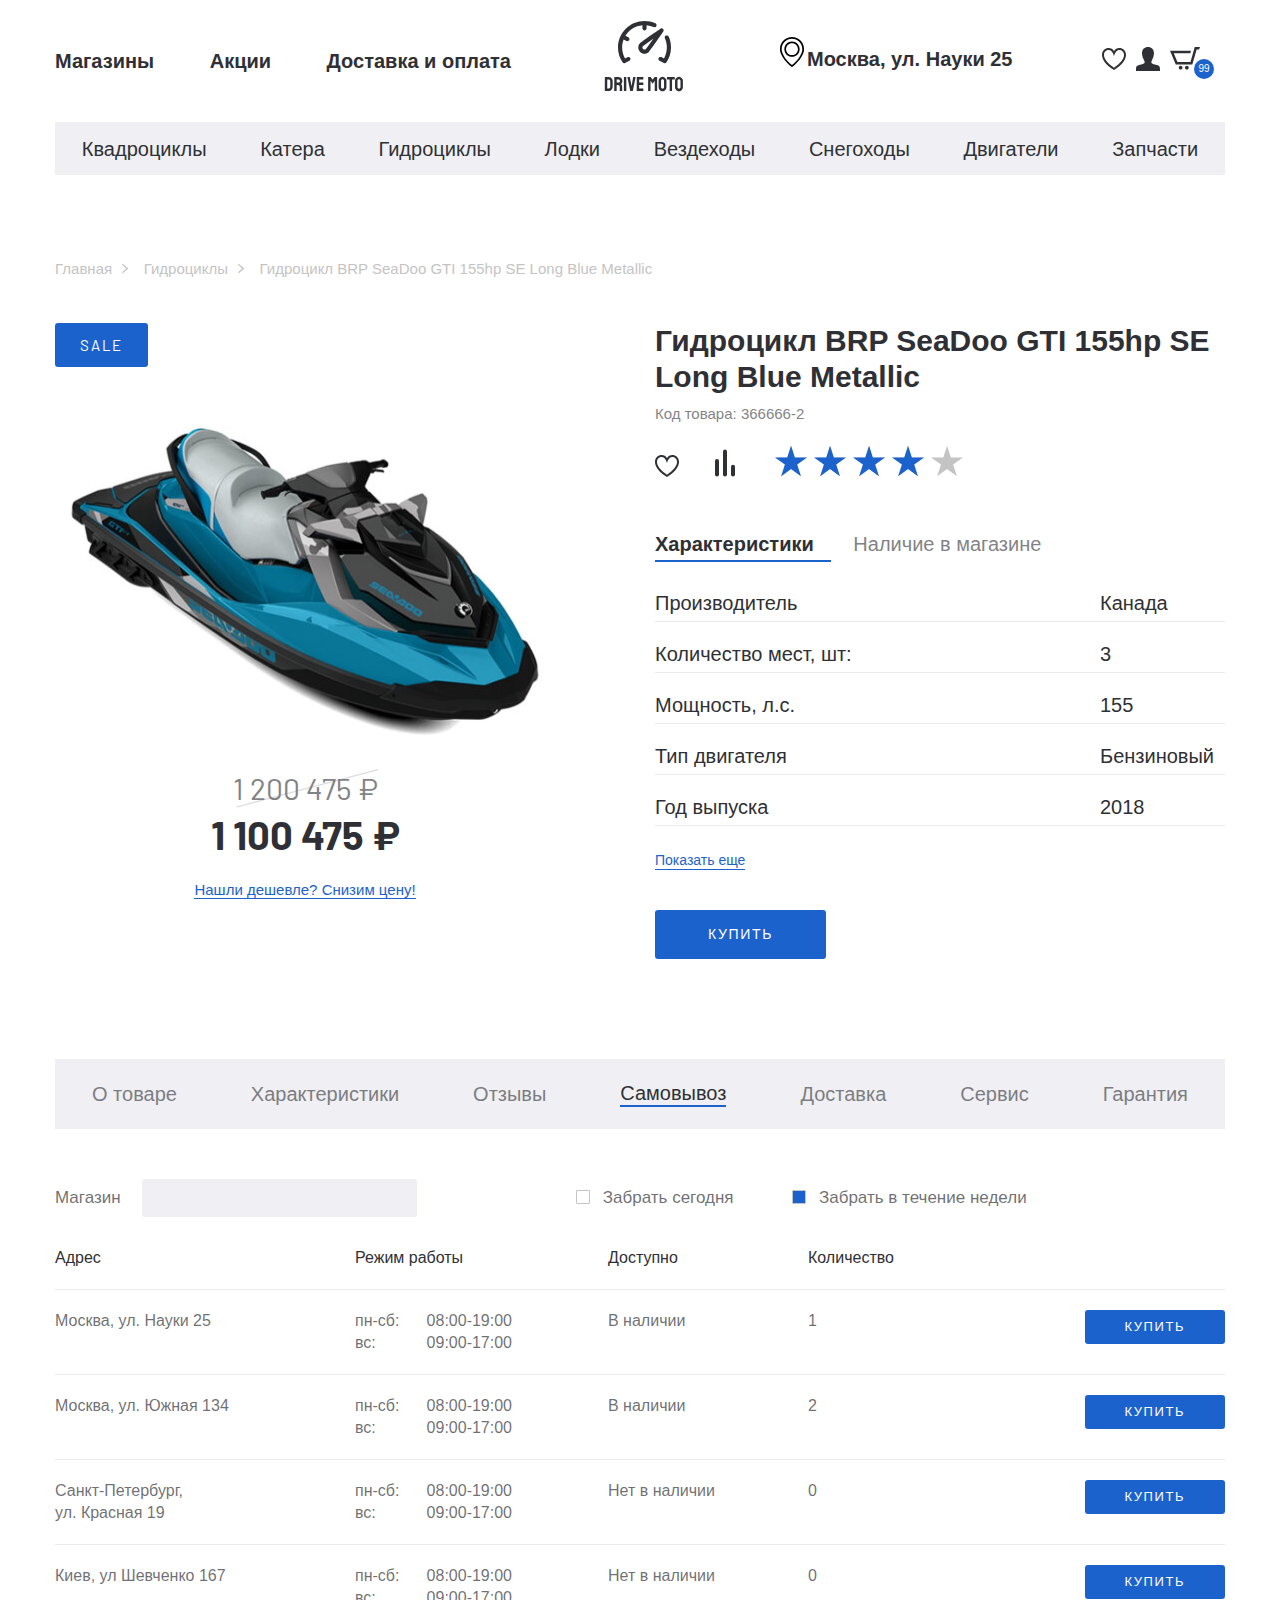
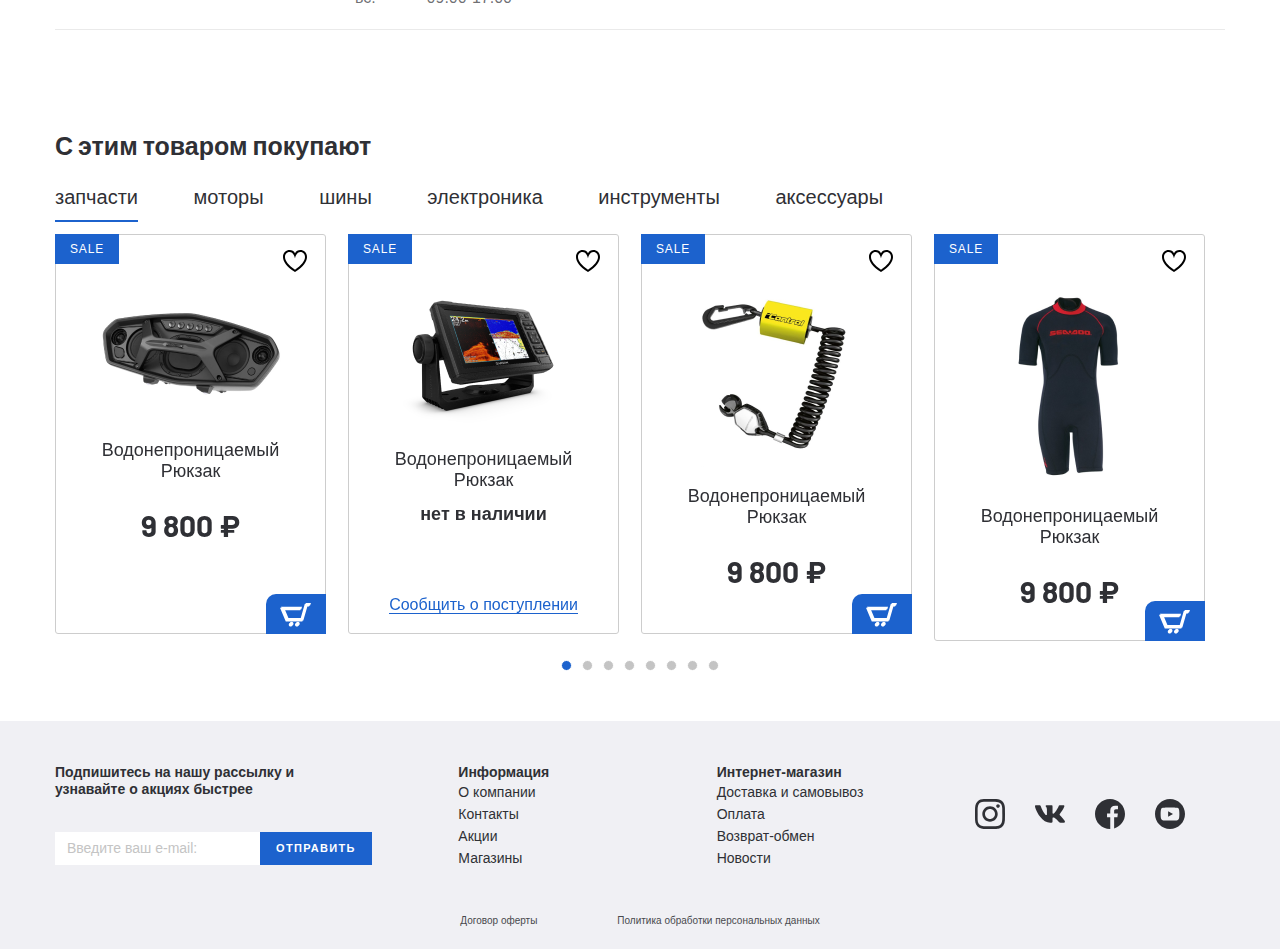
<file: product-page.html>
<!DOCTYPE html>
<html lang="en">

<head>
  <meta charset="UTF-8">
  <meta name="viewport" content="width=device-width, initial-scale=1.0">
  <meta http-equiv="X-UA-Compatible" content="ie=edge">
  <title>Document</title>
  <link href="https://fonts.googleapis.com/css2?family=Barlow:wght@400;700&display=swap" rel="stylesheet">
  <link rel="stylesheet" href="css/normalize.css">
  <link rel="stylesheet" href="css/slick.css">
  <link rel="stylesheet" href="css/fonts.css">
  <link rel="stylesheet" href="css/ion.rangeSlider.min.css">
  <link rel="stylesheet" href="css/jquery.formstyler.css">
  <link rel="stylesheet" href="css/jquery.formstyler.theme.css">
  <link rel="stylesheet" href="css/jquery.rateyo.min.css">
  <link rel="stylesheet" href="css/style.css">

</head>

<body>

<header class="header">
  <div class="header__top">
    <div class="container">
      <div class="header__top-inner">
        <nav class="menu">
          <ul class="nenu__list">
            <li class="menu__item">
              <a href="" class="menu__link">Магазины</a>
            </li>
            <li class="menu__item">
              <a href="" class="menu__link">Акции</a>
            </li>
            <li class="menu__item">
              <a href="" class="menu__link">Доставка и оплата</a>
            </li>
          </ul>
        </nav>
        <a class="logo" href="#">
          <img class="logo__img" src="images/logo.svg" alt="">
        </a>
        <div class="header__box">
          <p class="header__adress">Москва, ул. Науки 25</p>
          <ul class="user-list">
            <li class="user-list__item">
              <a class="user-list_link" href="">
                <img src="images/heart-icon.svg" alt="">
              </a>
            </li>
            <li class="user-list__item">
              <a class="user-list_link" href="">
                <img src="images/user-icon.svg" alt="">
              </a>
            </li>
            <li class="user-list__item">
              <a class="user-list_link shopping-cart" href="">
                <img src="images/shopping-cart-icon.svg" alt="">
                <p class="shopping-cart__num">99</p>
              </a>
            </li>
          </ul>
        </div>
      </div>
    </div>
  </div>

  <div class="header__bottom">
    <div class="container">
      <ul class="menu-categories">
        <li class="menu-categories__item">
          <a class="menu-categories__link" href="">Квадроциклы</a>
        </li>
        <li class="menu-categories__item">
          <a class="menu-categories__link" href="">Катера</a>
        </li>
        <li class="menu-categories__item">
          <a class="menu-categories__link" href="">Гидроциклы</a>
        </li>
        <li class="menu-categories__item">
          <a class="menu-categories__link" href="">Лодки</a>
        </li>
        <li class="menu-categories__item">
          <a class="menu-categories__link" href="">Вездеходы</a>
        </li>
        <li class="menu-categories__item">
          <a class="menu-categories__link" href="">Снегоходы</a>
        </li>
        <li class="menu-categories__item">
          <a class="menu-categories__link" href="">Двигатели</a>
        </li>
        <li class="menu-categories__item">
          <a class="menu-categories__link" href="">Запчасти</a>
        </li>
      </ul>
    </div>
  </div>
</header>

<div class="breadcrumbs">
  <div class="container">
    <ul class="breadcrumbs__list">
      <li class="breadcrumbs__list-item">
        <a href="#">
          Главная
        </a>
      </li>
      <li class="breadcrumbs__list-item">
        <a href="#">
          Гидроциклы
        </a>
      </li>
      <li class="breadcrumbs__list-item">
                    <span>
                        Гидроцикл BRP SeaDoo GTI 155hp SE Long Blue Metallic
                    </span>
      </li>
    </ul>
  </div>
</div>

<section class="product-card">
  <div class="container">
    <div class="product-card__inner">
      <div class="product-card__img-box product-item--sale">
        <img class="product-card__img" src="images/content/hydrocycle-large.png" alt="">
        <p class="product-card__price-old">
          1 200 475 ₽
        </p>
        <p class="product-card__price-new">
          1 100 475 ₽
        </p>
        <a class="product-card__link" href="#">
          Нашли дешевле? Снизим цену!
        </a>
      </div>

      <div class="product-card__content">
        <h1 class="product-card__title">Гидроцикл BRP SeaDoo GTI 155hp SE Long Blue Metallic</h1>
        <p class="product-card__code">Код товара: 366666-2</p>
        <div class="product-card__buttons">
          <a class="product-card__icon-favorite" href="#"><img src="images/heart-icon.svg" alt=""></a>
          <a class="product-card__icon-comparison" href="#"><img src="images/comparison.svg" alt=""></a>
          <a class="rate" href="#">
            <div class="rate-yo" data-rateyo-rating="4">
            </div>
          </a>
        </div>
        <div class="tabs-wrapper">
          <div class="tabs product-card__tabs">
            <a class="tab product-card__tab tab--active" href="#product-1">Характеристики</a>
            <a class="tab product-card__tab" href="#product-2">Наличие в магазине</a>
          </div>
          <div class="tabs-container">
            <div id="product-1" class="tabs-content product-card__tab-content tabs-content--active">
              <ul class="product-card__list">
                <li class="product-card__item">
                  <div class="product-card__item-left">Производитель</div>
                  <div class="product-card__item-right">Канада</div>
                </li>
                <li class="product-card__item">
                  <div class="product-card__item-left">Количество мест, шт:</div>
                  <div class="product-card__item-right">3</div>
                </li>
                <li class="product-card__item">
                  <div class="product-card__item-left">Мощность, л.с.</div>
                  <div class="product-card__item-right">155</div>
                </li>
                <li class="product-card__item">
                  <div class="product-card__item-left">Тип двигателя</div>
                  <div class="product-card__item-right">Бензиновый</div>
                </li>
                <li class="product-card__item">
                  <div class="product-card__item-left">Год выпуска</div>
                  <div class="product-card__item-right">2018</div>
                </li>
              </ul>
              <a class="product-card__more" href="#">Показать еще</a>
              <div class="product-card__btn">
                <button>Купить</button>
              </div>
            </div>
            <div id="product-2" class="tabs-content product-card__tab-content">
              content-2
            </div>
          </div>
        </div>
      </div>

    </div>
  </div>
</section>

<section class="card__tabs">
  <div class="container">
    <div class="tabs-wrapper">
      <div class="tabs card__tab-box">
        <a class="tab card__tab" href="#product-card__tabs-1">О товаре</a>
        <a class="tab card__tab" href="#product-card__tabs-2">Характеристики</a>
        <a class="tab card__tab" href="#product-card__tabs-3">Отзывы</a>
        <a class="tab card__tab tab--active" href="#product-card__tabs-4">Самовывоз</a>
        <a class="tab card__tab" href="#product-card__tabs-5">Доставка</a>
        <a class="tab card__tab" href="#product-card__tabs-6">Cервис</a>
        <a class="tab card__tab" href="#product-card__tabs-7">Гарантия</a>
      </div>
      <div class="tabs-container">
        <div id="product-card__tabs-1" class="card__tab-content tabs-content">content-1</div>
        <div id="product-card__tabs-2" class="card__tab-content tabs-content">content-2</div>
        <div id="product-card__tabs-3" class="card__tab-content tabs-content">content-3</div>
        <div id="product-card__tabs-4" class="card__tab-content tabs-content tabs-content--active">
          <form action="">
            <div class="card__top-line">
              <label class="card__label-search">Магазин
                <input class="card__input-search" type="text">
              </label>
              <label class="card__label-pickup">
                <input class="filter-style" type="radio" name="pickup">
                Забрать сегодня
              </label>
              <label class="card__label-pickup">
                <input class="filter-style" type="radio" name="pickup" checked>
                Забрать в течение недели
              </label>
            </div>
            <ul class="card__list">

              <li class="card__list-item card__list-itemtitle">
                <div class="card__list-address">Адрес</div>
                <div class="card__list-workhours">Режим работы</div>
                <div class="card__list-available">Доступно</div>
                <div class="card__list-num">Количество</div>
                <div class="card__list-btn"></div>
              </li>

              <li class="card__list-item">
                <div class="card__list-address">Москва, ул. Науки 25</div>
                <div class="card__list-workhours">
                  <div class="workhours">
                    <span>пн-сб:</span>
                    <span>08:00-19:00</span>
                  </div>
                  <div class="workhours">
                    <span>вс:</span>
                    <span>09:00-17:00</span>
                  </div>
                </div>
                <div class="card__list-available">В наличии</div>
                <div class="card__list-num">1</div>
                <div class="card__list-btn">
                  <button type="submit">купить</button>
                </div>
              </li>

              <li class="card__list-item">
                <div class="card__list-address">Москва, ул. Южная 134</div>
                <div class="card__list-workhours">
                  <div class="workhours">
                    <span>пн-сб:</span>
                    <span>08:00-19:00</span>
                  </div>
                  <div class="workhours">
                    <span>вс:</span>
                    <span>09:00-17:00</span>
                  </div>
                </div>
                <div class="card__list-available">В наличии</div>
                <div class="card__list-num">2</div>
                <div class="card__list-btn">
                  <button type="submit">купить</button>
                </div>
              </li>

              <li class="card__list-item">
                <div class="card__list-address">Санкт-Петербург, <br> ул. Красная 19</div>
                <div class="card__list-workhours">
                  <div class="workhours">
                    <span>пн-сб:</span>
                    <span>08:00-19:00</span>
                  </div>
                  <div class="workhours">
                    <span>вс:</span>
                    <span>09:00-17:00</span>
                  </div>
                </div>
                <div class="card__list-available">Нет в наличии</div>
                <div class="card__list-num">0</div>
                <div class="card__list-btn">
                  <button type="submit">купить</button>
                </div>
              </li>

              <li class="card__list-item">
                <div class="card__list-address">Киев, ул Шевченко 167</div>
                <div class="card__list-workhours">
                  <div class="workhours">
                    <span>пн-сб:</span>
                    <span>08:00-19:00</span>
                  </div>
                  <div class="workhours">
                    <span>вс:</span>
                    <span>09:00-17:00</span>
                  </div>
                </div>
                <div class="card__list-available">Нет в наличии</div>
                <div class="card__list-num">0</div>
                <div class="card__list-btn">
                  <button type="submit">купить</button>
                </div>
              </li>
            </ul>
          </form>
        </div>
        <div id="product-card__tabs-5" class="card__tab-content tabs-content">content-5</div>
        <div id="product-card__tabs-6" class="card__tab-content tabs-content">content-6</div>
        <div id="product-card__tabs-7" class="card__tab-content tabs-content">content-7</div>
      </div>
    </div>
  </div>
</section>

<section class="products">
  <div class="container">
    <div class="products__inner">
      <h3 class="product__title">С этим товаром покупают</h3>
      <div class="tabs-wrapper">
        <div class="tabs products__tabs">
          <a class="tab products__tab tab--active" href="#popular-tab-1">запчасти</a>
          <a class="tab products__tab" href="#popular-tab-2">моторы</a>
          <a class="tab products__tab" href="#popular-tab-3">шины</a>
          <a class="tab products__tab" href="#popular-tab-4">электроника</a>
          <a class="tab products__tab" href="#popular-tab-5">инструменты</a>
          <a class="tab products__tab" href="#popular-tab-6">аксессуары</a>
        </div>
        <div class="tabs-container products__container">
          <div id="popular-tab-1" class="tabs-content products__content tabs-content--active">
            <div class="product-slider">
              <div class="product-slider__item">
                <div class="product-item__wrapper">
                  <button class="product-item__favorite"></button>
                  <button class="product-item__basket">
                    <img src="/images/shopping-cart-white-icon.svg" alt="">
                  </button>
                  <a class="product-item__notify-link" href=""><span>Сообщить о
                                                поступлении</span></a>
                  <a class="product-item product-item--sale" href="#">
                    <p class="product-item__hover-text">посмотреть товар</p>
                    <img class="product-item__img" src="images/products/audio-portable.png" alt="">
                    <h4 class="product-item__title">Водонепроницаемый Рюкзак</h4>
                    <p class="price product-item__price">9 800 ₽</p>
                    <p class="product-item__notify-text">
                      нет в наличии
                    </p>
                  </a>
                </div>
              </div>

              <div class="product-slider__item">
                <div class="product-item__wrapper product-item__not-available">
                  <button class="product-item__favorite"></button>
                  <button class="product-item__basket">
                    <img src="/images/shopping-cart-white-icon.svg" alt="">
                  </button>
                  <a class="product-item__notify-link" href=""><span>Сообщить о
                                                поступлении</span></a>
                  <a class="product-item product-item--sale" href="#">
                    <p class="product-item__hover-text">посмотреть товар</p>
                    <img class="product-item__img" src="images/products/garmin.png" alt="">
                    <h4 class="product-item__title">Водонепроницаемый Рюкзак</h4>
                    <p class="price product-item__price">9 800 ₽</p>
                    <p class="product-item__notify-text">
                      нет в наличии
                    </p>
                  </a>
                </div>
              </div>

              <div class="product-slider__item">
                <div class="product-item__wrapper">
                  <button class="product-item__favorite"></button>
                  <button class="product-item__basket">
                    <img src="/images/shopping-cart-white-icon.svg" alt="">
                  </button>
                  <a class="product-item__notify-link" href=""><span>Сообщить о
                                                поступлении</span></a>
                  <a class="product-item product-item--sale" href="#">
                    <p class="product-item__hover-text">посмотреть товар</p>
                    <img class="product-item__img" src="images/products/rfkey.png" alt="">
                    <h4 class="product-item__title">Водонепроницаемый Рюкзак</h4>
                    <p class="price product-item__price">9 800 ₽</p>
                    <p class="product-item__notify-text">
                      нет в наличии
                    </p>
                  </a>
                </div>
              </div>

              <div class="product-slider__item">
                <div class="product-item__wrapper">
                  <button class="product-item__favorite"></button>
                  <button class="product-item__basket">
                    <img src="/images/shopping-cart-white-icon.svg" alt="">
                  </button>
                  <a class="product-item__notify-link" href=""><span>Сообщить о
                                                поступлении</span></a>
                  <a class="product-item product-item--sale" href="#">
                    <p class="product-item__hover-text">посмотреть товар</p>
                    <img class="product-item__img" src="images/products/male-suit.png" alt="">
                    <h4 class="product-item__title">Водонепроницаемый Рюкзак</h4>
                    <p class="price product-item__price">9 800 ₽</p>
                    <p class="product-item__notify-text">
                      нет в наличии
                    </p>
                  </a>
                </div>
              </div>

              <div class="product-slider__item">
                <div class="product-item__wrapper">
                  <button class="product-item__favorite"></button>
                  <button class="product-item__basket">
                    <img src="/images/shopping-cart-white-icon.svg" alt="">
                  </button>
                  <a class="product-item__notify-link" href=""><span>Сообщить о
                                                поступлении</span></a>
                  <a class="product-item product-item--sale" href="#">
                    <p class="product-item__hover-text">посмотреть товар</p>
                    <img class="product-item__img" src="images/products/product-1.png" alt="">
                    <h4 class="product-item__title">Водонепроницаемый Рюкзак</h4>
                    <p class="price product-item__price">9 800 ₽</p>
                    <p class="product-item__notify-text">
                      нет в наличии
                    </p>
                  </a>
                </div>
              </div>

              <div class="product-slider__item">
                <div class="product-item__wrapper">
                  <button class="product-item__favorite"></button>
                  <button class="product-item__basket">
                    <img src="/images/shopping-cart-white-icon.svg" alt="">
                  </button>
                  <a class="product-item__notify-link" href=""><span>Сообщить о
                                                поступлении</span></a>
                  <a class="product-item product-item--sale" href="#">
                    <p class="product-item__hover-text">посмотреть товар</p>
                    <img class="product-item__img" src="images/products/product-1.png" alt="">
                    <h4 class="product-item__title">Водонепроницаемый Рюкзак</h4>
                    <p class="price product-item__price">9 800 ₽</p>
                    <p class="product-item__notify-text">
                      нет в наличии
                    </p>
                  </a>
                </div>
              </div>

              <div class="product-slider__item">
                <div class="product-item__wrapper">
                  <button class="product-item__favorite"></button>
                  <button class="product-item__basket">
                    <img src="/images/shopping-cart-white-icon.svg" alt="">
                  </button>
                  <a class="product-item__notify-link" href=""><span>Сообщить о
                                                поступлении</span></a>
                  <a class="product-item product-item--sale" href="#">
                    <p class="product-item__hover-text">посмотреть товар</p>
                    <img class="product-item__img" src="images/products/product-1.png" alt="">
                    <h4 class="product-item__title">Водонепроницаемый Рюкзак</h4>
                    <p class="price product-item__price">9 800 ₽</p>
                    <p class="product-item__notify-text">
                      нет в наличии
                    </p>
                  </a>
                </div>
              </div>

              <div class="product-slider__item">
                <div class="product-item__wrapper">
                  <button class="product-item__favorite"></button>
                  <button class="product-item__basket">
                    <img src="/images/shopping-cart-white-icon.svg" alt="">
                  </button>
                  <a class="product-item__notify-link" href=""><span>Сообщить о
                                                поступлении</span></a>
                  <a class="product-item product-item--sale" href="#">
                    <p class="product-item__hover-text">посмотреть товар</p>
                    <img class="product-item__img" src="images/products/product-1.png" alt="">
                    <h4 class="product-item__title">Водонепроницаемый Рюкзак</h4>
                    <p class="price product-item__price">9 800 ₽</p>
                    <p class="product-item__notify-text">
                      нет в наличии
                    </p>
                  </a>
                </div>
              </div>
            </div>
          </div>
          <div id="popular-tab-2" class="tabs-content products__content">
            <div class="product-slider">
              <div class="product-slider__item">
                <div class="product-item__wrapper">
                  <button class="product-item__favorite"></button>
                  <button class="product-item__basket">
                    <img src="/images/shopping-cart-white-icon.svg" alt="">
                  </button>
                  <a class="product-item__notify-link" href=""><span>Сообщить о
                                                поступлении</span></a>
                  <a class="product-item product-item--sale" href="#">
                    <p class="product-item__hover-text">посмотреть товар</p>
                    <img class="product-item__img" src="images/products/product-1.png" alt="">
                    <h4 class="product-item__title">Водонепроницаемый Рюкзак</h4>
                    <p class="price product-item__price">9 800 ₽</p>
                    <p class="product-item__notify-text">
                      нет в наличии
                    </p>
                  </a>
                </div>
              </div>

              <div class="product-slider__item">
                <div class="product-item__wrapper product-item__not-available">
                  <button class="product-item__favorite"></button>
                  <button class="product-item__basket">
                    <img src="/images/shopping-cart-white-icon.svg" alt="">
                  </button>
                  <a class="product-item__notify-link" href=""><span>Сообщить о
                                                поступлении</span></a>
                  <a class="product-item product-item--sale" href="#">
                    <p class="product-item__hover-text">посмотреть товар</p>
                    <img class="product-item__img" src="images/products/product-1.png" alt="">
                    <h4 class="product-item__title">Водонепроницаемый Рюкзак</h4>
                    <p class="price product-item__price">9 800 ₽</p>
                    <p class="product-item__notify-text">
                      нет в наличии
                    </p>
                  </a>
                </div>
              </div>

              <div class="product-slider__item">
                <div class="product-item__wrapper">
                  <button class="product-item__favorite"></button>
                  <button class="product-item__basket">
                    <img src="/images/shopping-cart-white-icon.svg" alt="">
                  </button>
                  <a class="product-item__notify-link" href=""><span>Сообщить о
                                                поступлении</span></a>
                  <a class="product-item product-item--sale" href="#">
                    <p class="product-item__hover-text">посмотреть товар</p>
                    <img class="product-item__img" src="images/products/product-1.png" alt="">
                    <h4 class="product-item__title">Водонепроницаемый Рюкзак</h4>
                    <p class="price product-item__price">9 800 ₽</p>
                    <p class="product-item__notify-text">
                      нет в наличии
                    </p>
                  </a>
                </div>
              </div>

              <div class="product-slider__item">
                <div class="product-item__wrapper">
                  <button class="product-item__favorite"></button>
                  <button class="product-item__basket">
                    <img src="/images/shopping-cart-white-icon.svg" alt="">
                  </button>
                  <a class="product-item__notify-link" href=""><span>Сообщить о
                                                поступлении</span></a>
                  <a class="product-item product-item--sale" href="#">
                    <p class="product-item__hover-text">посмотреть товар</p>
                    <img class="product-item__img" src="images/products/product-1.png" alt="">
                    <h4 class="product-item__title">Водонепроницаемый Рюкзак</h4>
                    <p class="price product-item__price">9 800 ₽</p>
                    <p class="product-item__notify-text">
                      нет в наличии
                    </p>
                  </a>
                </div>
              </div>

              <div class="product-slider__item">
                <div class="product-item__wrapper">
                  <button class="product-item__favorite"></button>
                  <button class="product-item__basket">
                    <img src="/images/shopping-cart-white-icon.svg" alt="">
                  </button>
                  <a class="product-item__notify-link" href=""><span>Сообщить о
                                                поступлении</span></a>
                  <a class="product-item product-item--sale" href="#">
                    <p class="product-item__hover-text">посмотреть товар</p>
                    <img class="product-item__img" src="images/products/product-1.png" alt="">
                    <h4 class="product-item__title">Водонепроницаемый Рюкзак</h4>
                    <p class="price product-item__price">9 800 ₽</p>
                    <p class="product-item__notify-text">
                      нет в наличии
                    </p>
                  </a>
                </div>
              </div>

              <div class="product-slider__item">
                <div class="product-item__wrapper">
                  <button class="product-item__favorite"></button>
                  <button class="product-item__basket">
                    <img src="/images/shopping-cart-white-icon.svg" alt="">
                  </button>
                  <a class="product-item__notify-link" href=""><span>Сообщить о
                                                поступлении</span></a>
                  <a class="product-item product-item--sale" href="#">
                    <p class="product-item__hover-text">посмотреть товар</p>
                    <img class="product-item__img" src="images/products/product-1.png" alt="">
                    <h4 class="product-item__title">Водонепроницаемый Рюкзак</h4>
                    <p class="price product-item__price">9 800 ₽</p>
                    <p class="product-item__notify-text">
                      нет в наличии
                    </p>
                  </a>
                </div>
              </div>

              <div class="product-slider__item">
                <div class="product-item__wrapper">
                  <button class="product-item__favorite"></button>
                  <button class="product-item__basket">
                    <img src="/images/shopping-cart-white-icon.svg" alt="">
                  </button>
                  <a class="product-item__notify-link" href=""><span>Сообщить о
                                                поступлении</span></a>
                  <a class="product-item product-item--sale" href="#">
                    <p class="product-item__hover-text">посмотреть товар</p>
                    <img class="product-item__img" src="images/products/product-1.png" alt="">
                    <h4 class="product-item__title">Водонепроницаемый Рюкзак</h4>
                    <p class="price product-item__price">9 800 ₽</p>
                    <p class="product-item__notify-text">
                      нет в наличии
                    </p>
                  </a>
                </div>
              </div>

              <div class="product-slider__item">
                <div class="product-item__wrapper">
                  <button class="product-item__favorite"></button>
                  <button class="product-item__basket">
                    <img src="/images/shopping-cart-white-icon.svg" alt="">
                  </button>
                  <a class="product-item__notify-link" href=""><span>Сообщить о
                                                поступлении</span></a>
                  <a class="product-item product-item--sale" href="#">
                    <p class="product-item__hover-text">посмотреть товар</p>
                    <img class="product-item__img" src="images/products/product-1.png" alt="">
                    <h4 class="product-item__title">Водонепроницаемый Рюкзак</h4>
                    <p class="price product-item__price">9 800 ₽</p>
                    <p class="product-item__notify-text">
                      нет в наличии
                    </p>
                  </a>
                </div>
              </div>
            </div>
          </div>
          <div id="popular-tab-3" class="tabs-content products__content">slider-3</div>
          <div id="popular-tab-4" class="tabs-content products__content">slider-4</div>
          <div id="popular-tab-5" class="tabs-content products__content">slider-5</div>
          <div id="popular-tab-6" class="tabs-content products__content">slider-6</div>
        </div>
      </div>
    </div>
  </div>
</section>

<footer class="footer">
  <div class="container">
    <div class="footer__top">
      <div class="footer__top-inner">
        <div class="footer__top-item footer__top-newsletter">
          <h6 class="footer__top-title">
            Подпишитесь на нашу рассылку и
            узнавайте о акциях быстрее
          </h6>
          <form class="footer-form" action="">
            <input class="footer-form__input" type="text" placeholder="Введите ваш e-mail:">
            <button class="footer-form__btn" type="submit">Отправить</button>
          </form>
        </div>
        <div class="footer__top-item">
          <h6 class="footer__top-title">Информация</h6>
          <ul class="footer-list">
            <li class="footer-list__item"><a href="#">О компании</a></li>
            <li class="footer-list__item"><a href="#">Контакты</a></li>
            <li class="footer-list__item"><a href="#">Акции</a></li>
            <li class="footer-list__item"><a href="#">Магазины</a></li>
          </ul>
        </div>
        <div class="footer__top-item">
          <h6 class="footer__top-title">Интернет-магазин</h6>
          <ul class="footer-list">
            <li class="footer-list__item"><a href="#">Доставка и самовывоз</a></li>
            <li class="footer-list__item"><a href="#">Оплата</a></li>
            <li class="footer-list__item"><a href="#">Возврат-обмен</a></li>
            <li class="footer-list__item"><a href="#">Новости</a></li>
          </ul>
        </div>
        <div class="footer__top-item footer__top-social">
          <ul class="social-list">
            <li class="social-list__item">
              <a href="#">
                <img src="images/instagram.svg" alt="">
              </a>
            </li>
            <li class="social-list__item">
              <a href="#">
                <img src="images/vkontakte.svg" alt="">
              </a>
            </li>
            <li class="social-list__item">
              <a href="#">
                <img src="images/facebook.svg" alt="">
              </a>
            </li>
            <li class="social-list__item">
              <a href="#">
                <img src="images/youtube.svg" alt="">
              </a>
            </li>
          </ul>
        </div>
      </div>
    </div>
    <div class="footer__bottom">
      <a class="footer__bottom-link" href="#">Договор оферты</a>
      <a class="footer__bottom-link" href="#">Политика обработки персональных данных</a>
    </div>
  </div>
</footer>

<script src=" https://ajax.googleapis.com/ajax/libs/jquery/3.4.1/jquery.min.js "></script>
<script src="js/slick.min.js "></script>
<script src="js/ion.rangeSlider.min.js"></script>
<script src="js/jquery.formstyler.min.js"></script>
<script src="js/jquery.rateyo.min.js"></script>
<script src="js/main.js "></script>
</body>

</html>
</file>
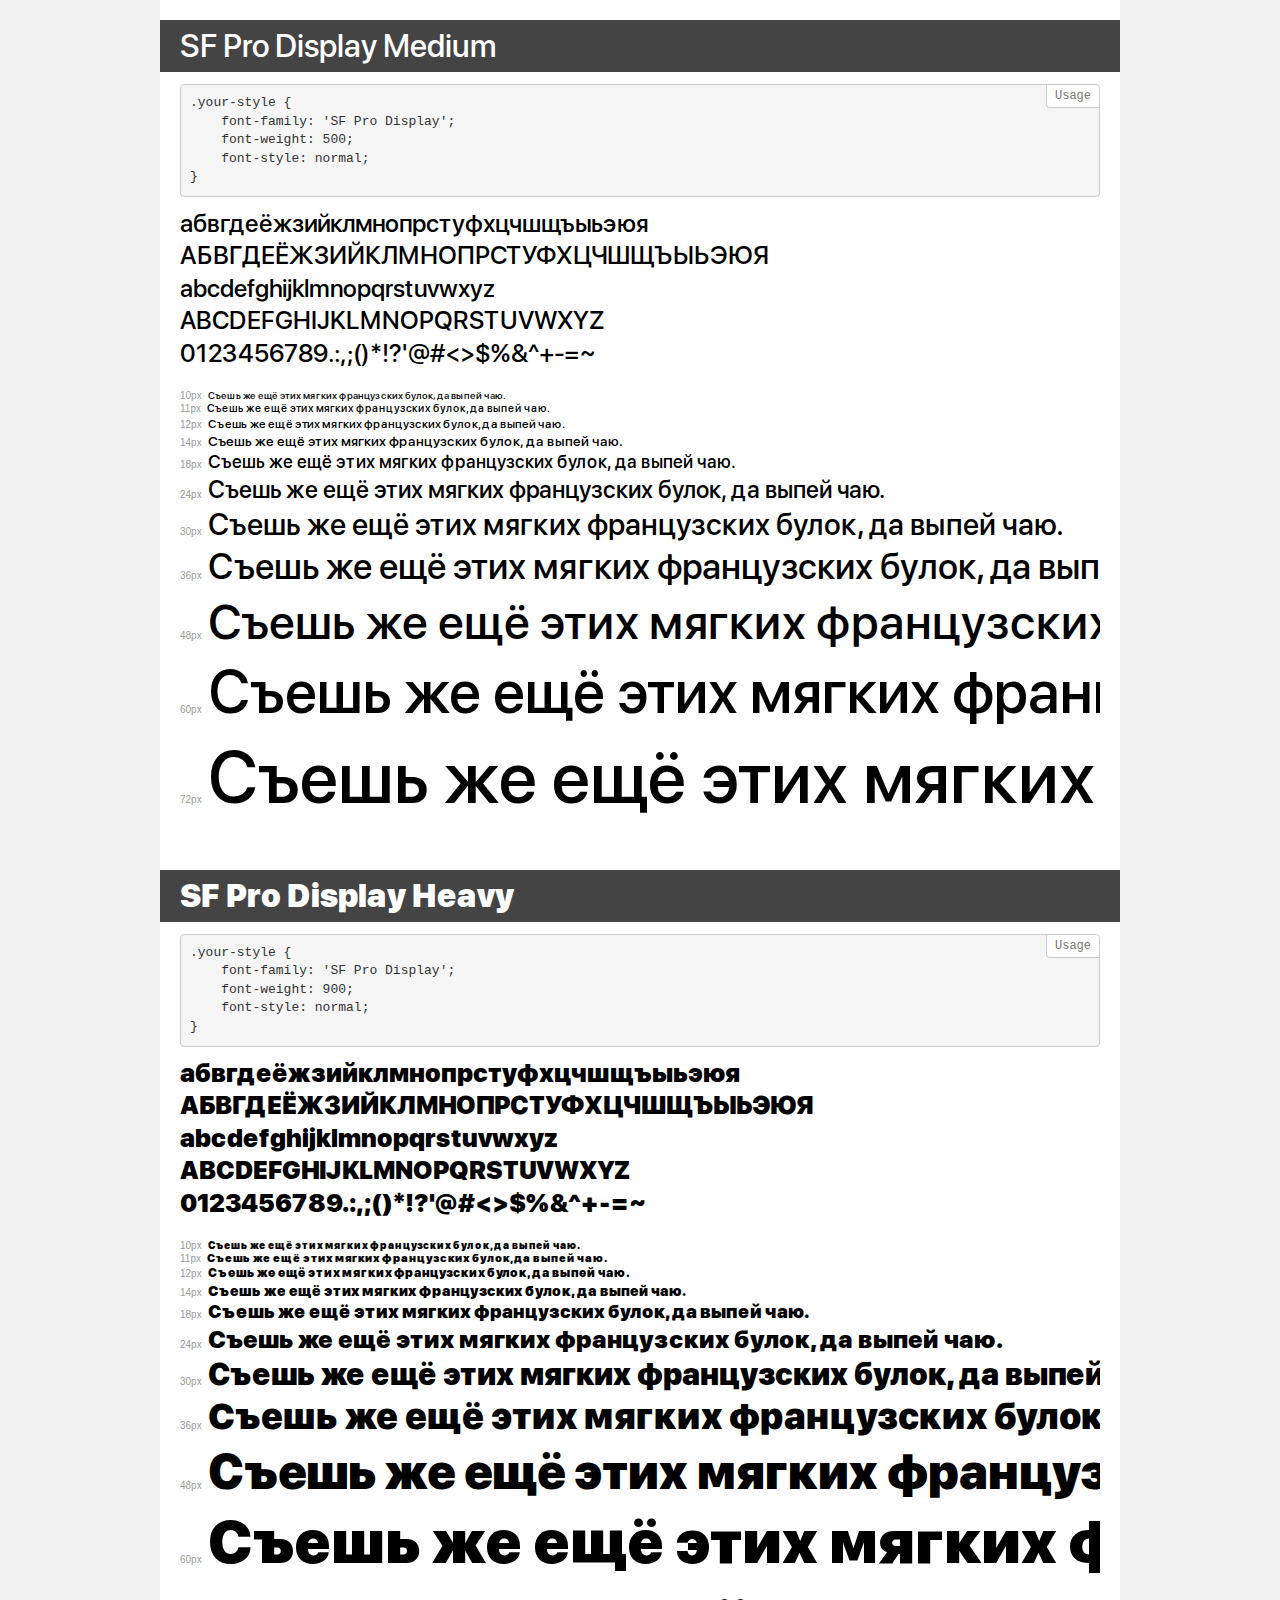
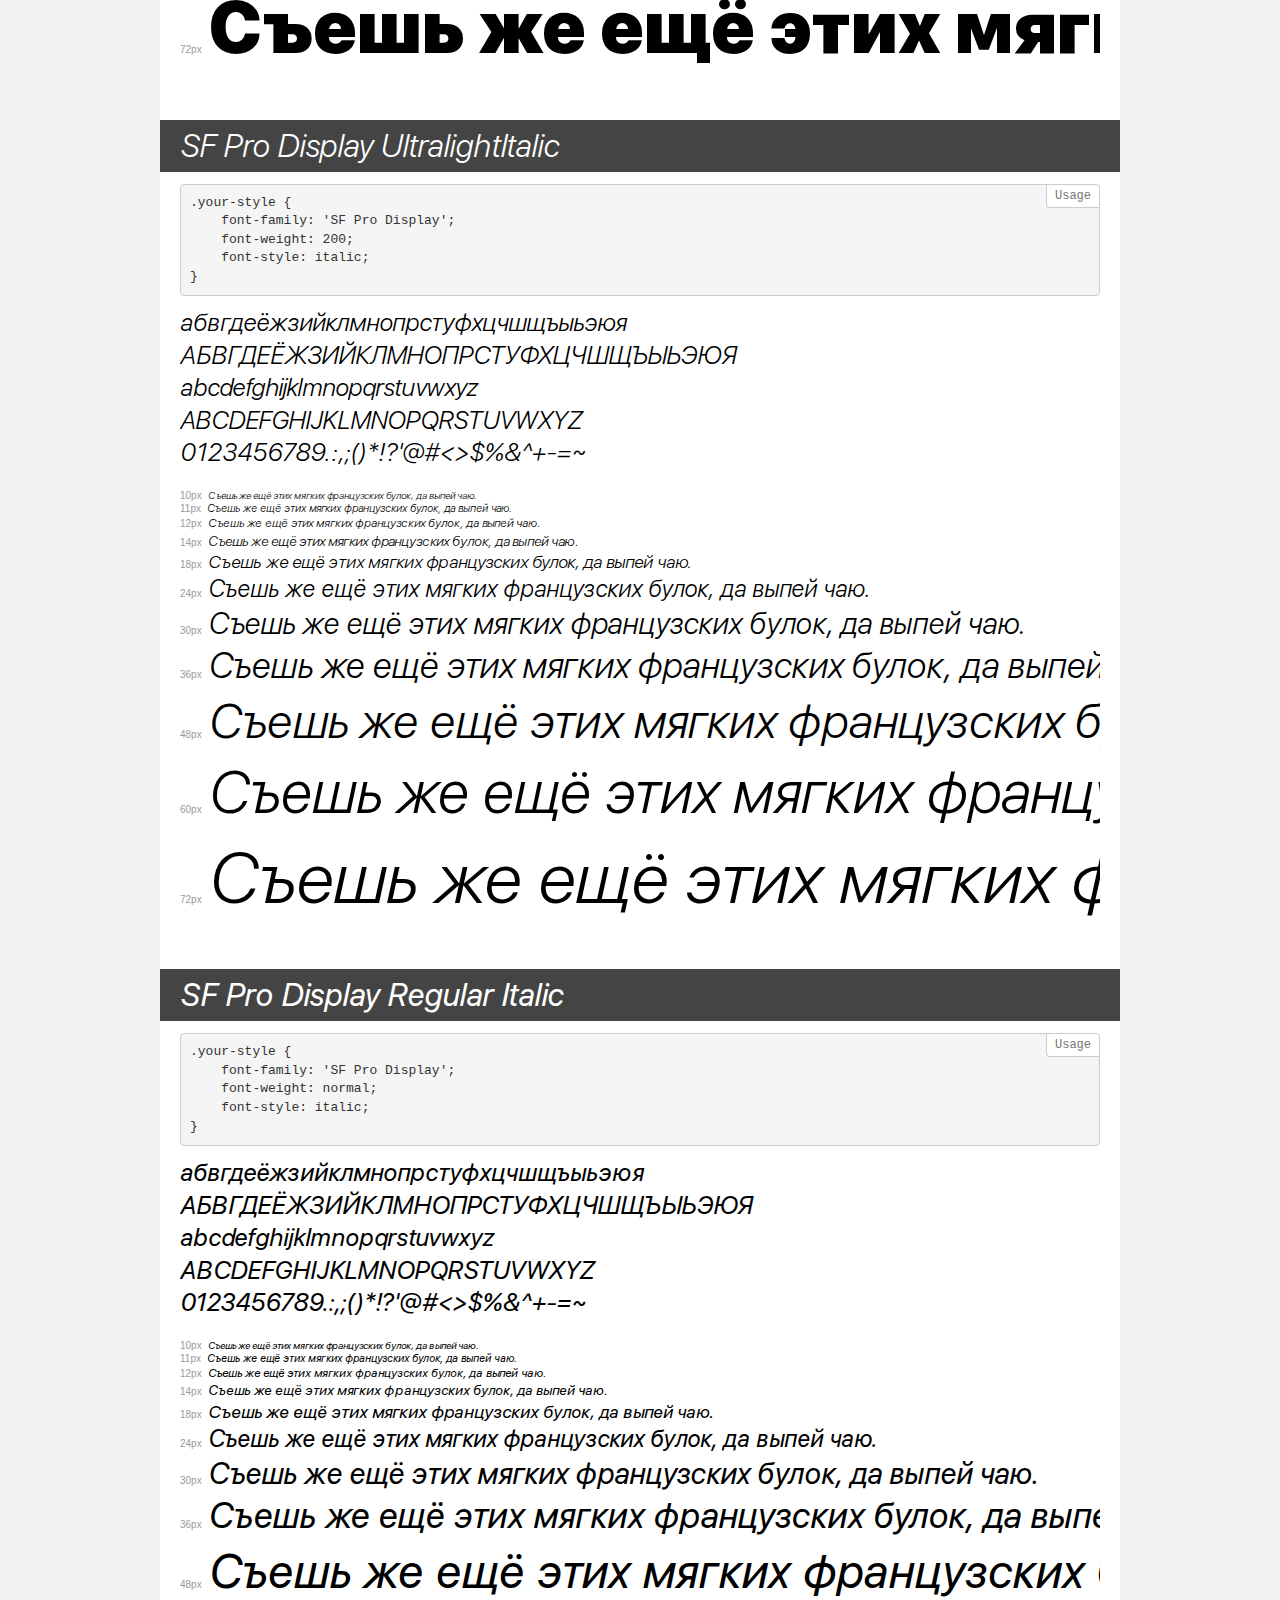
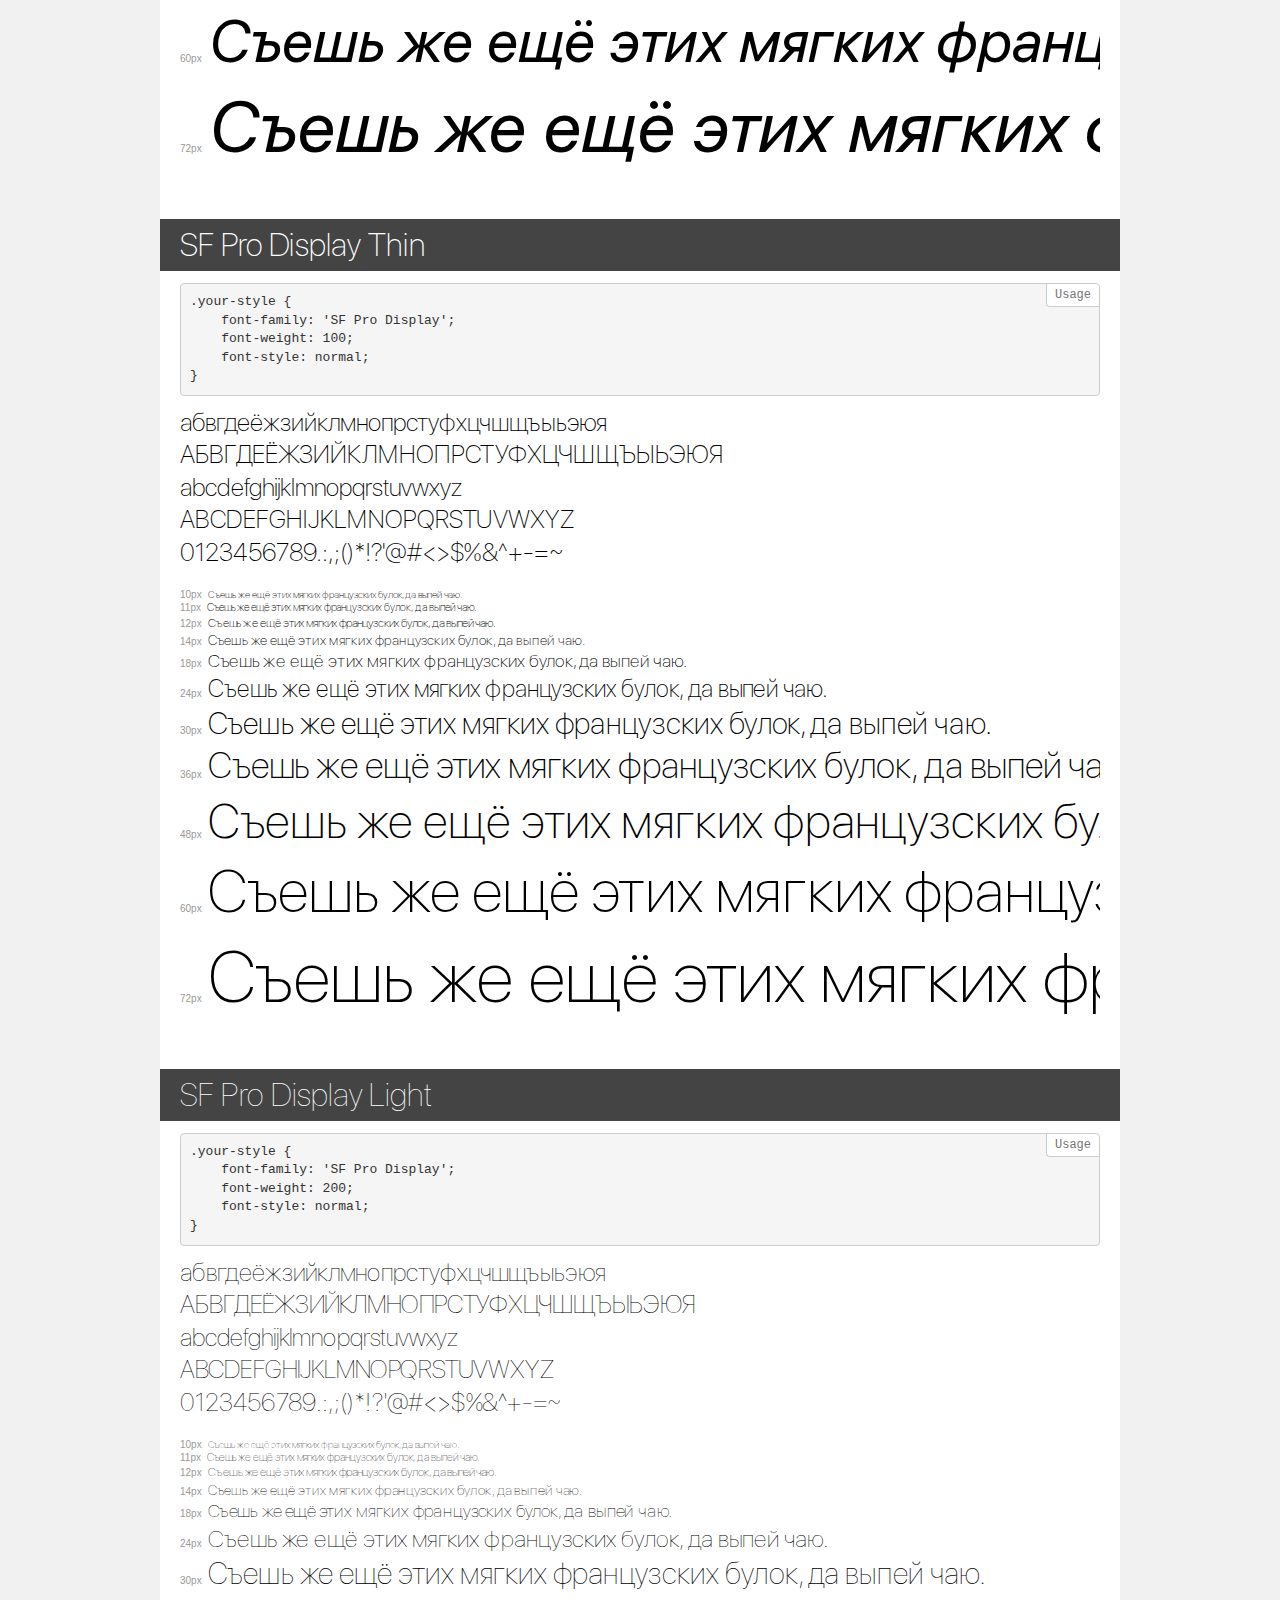
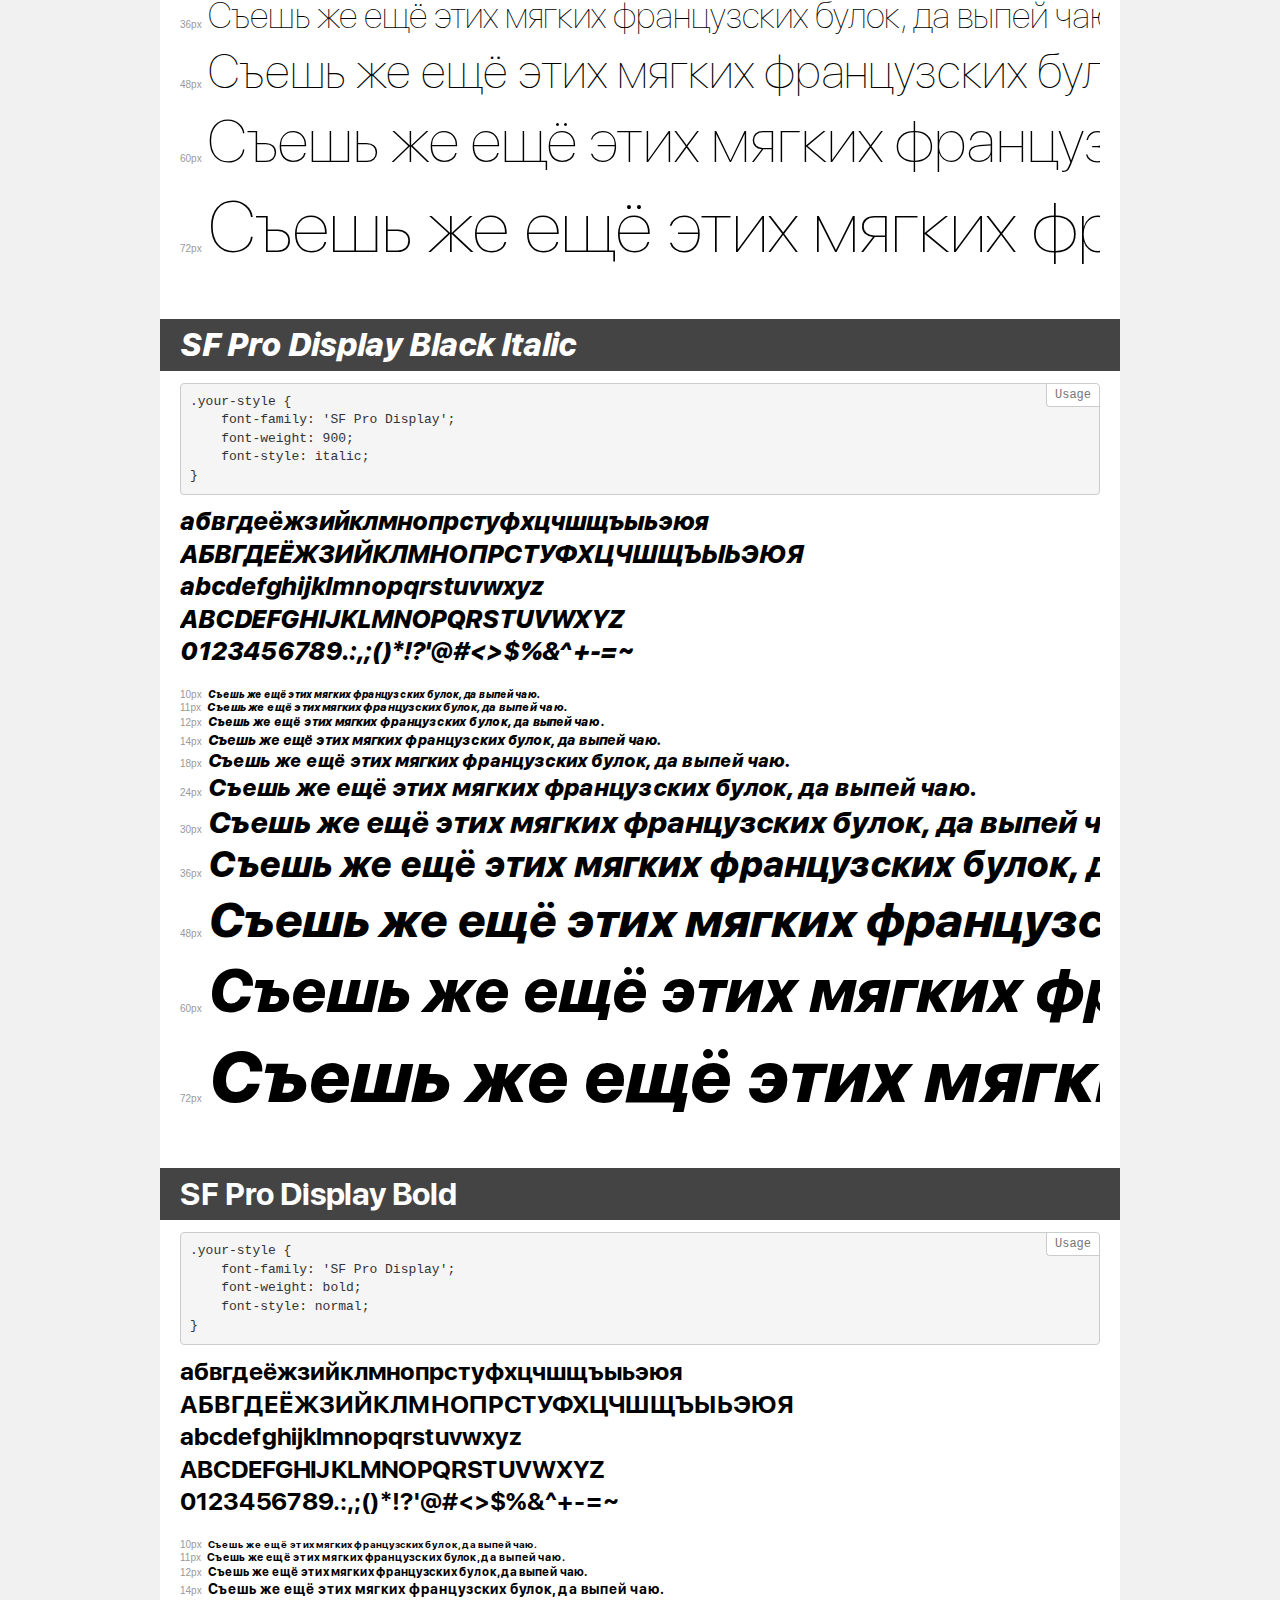
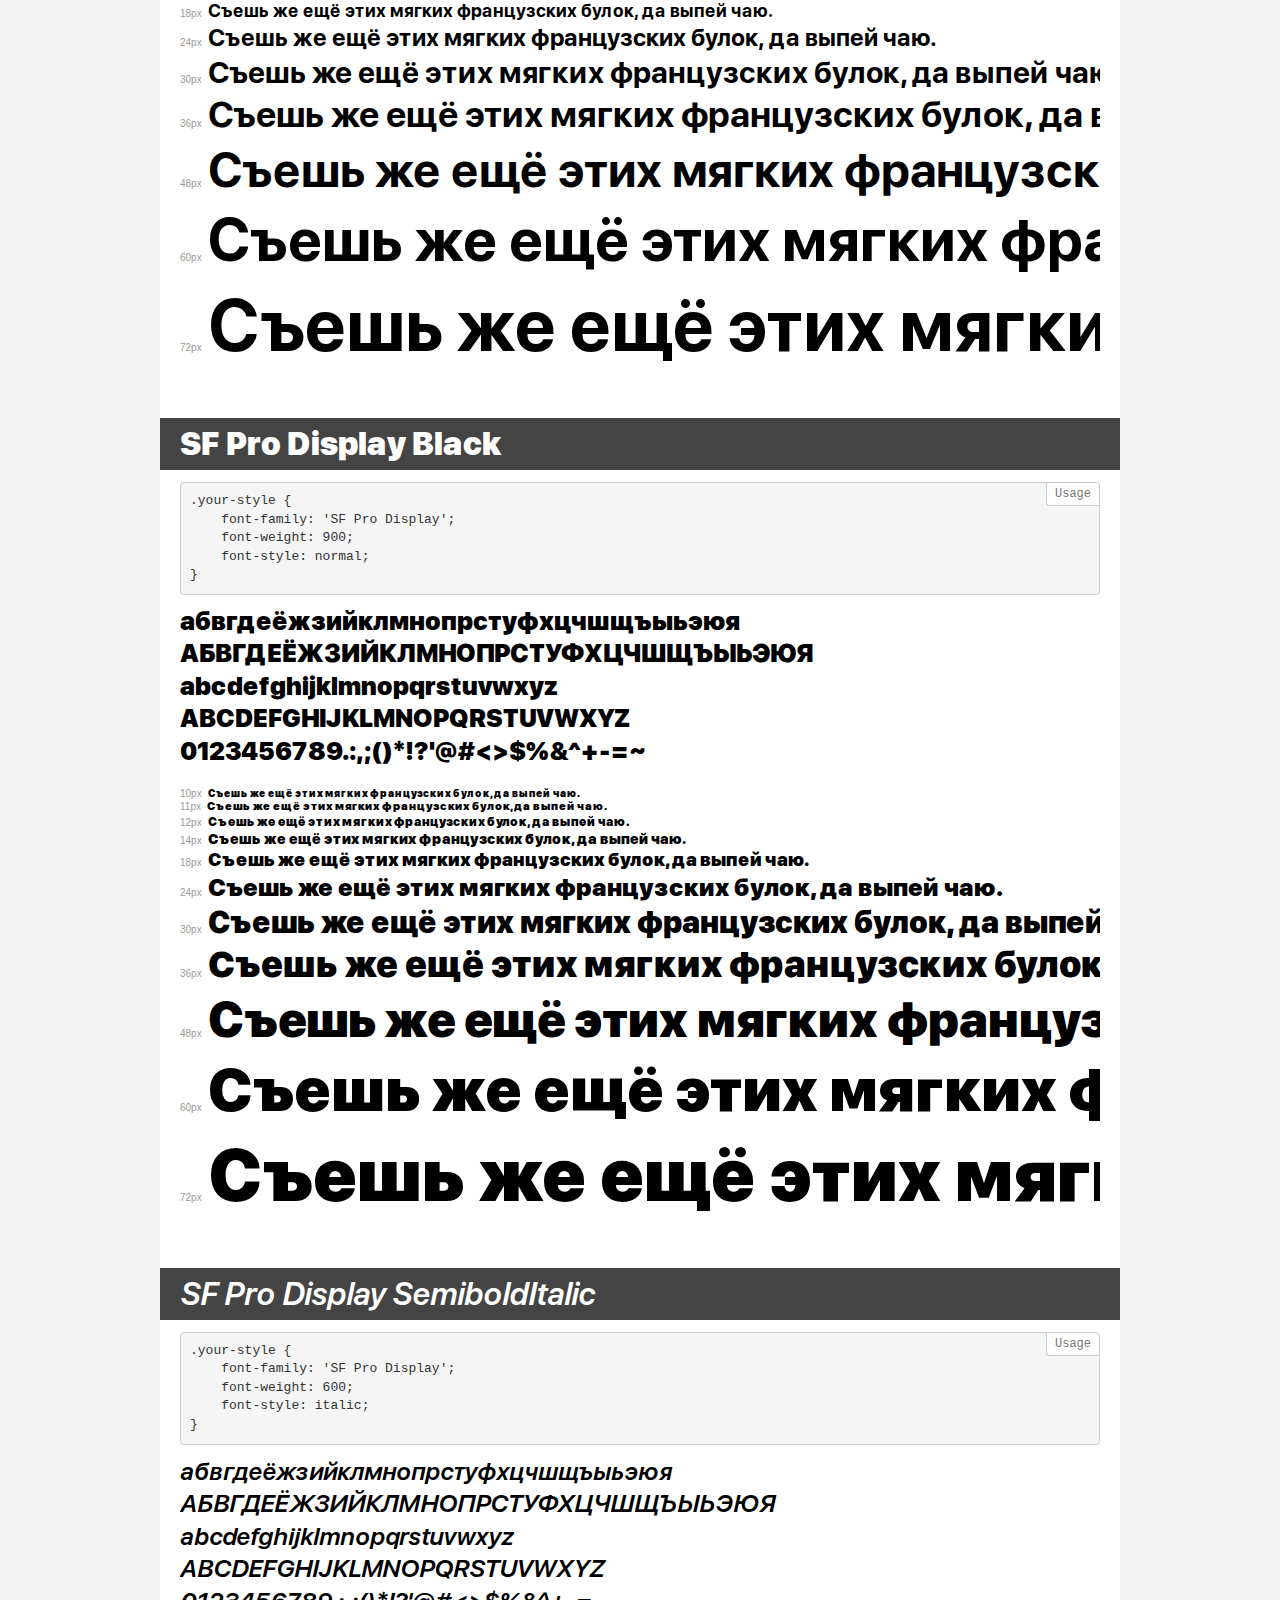
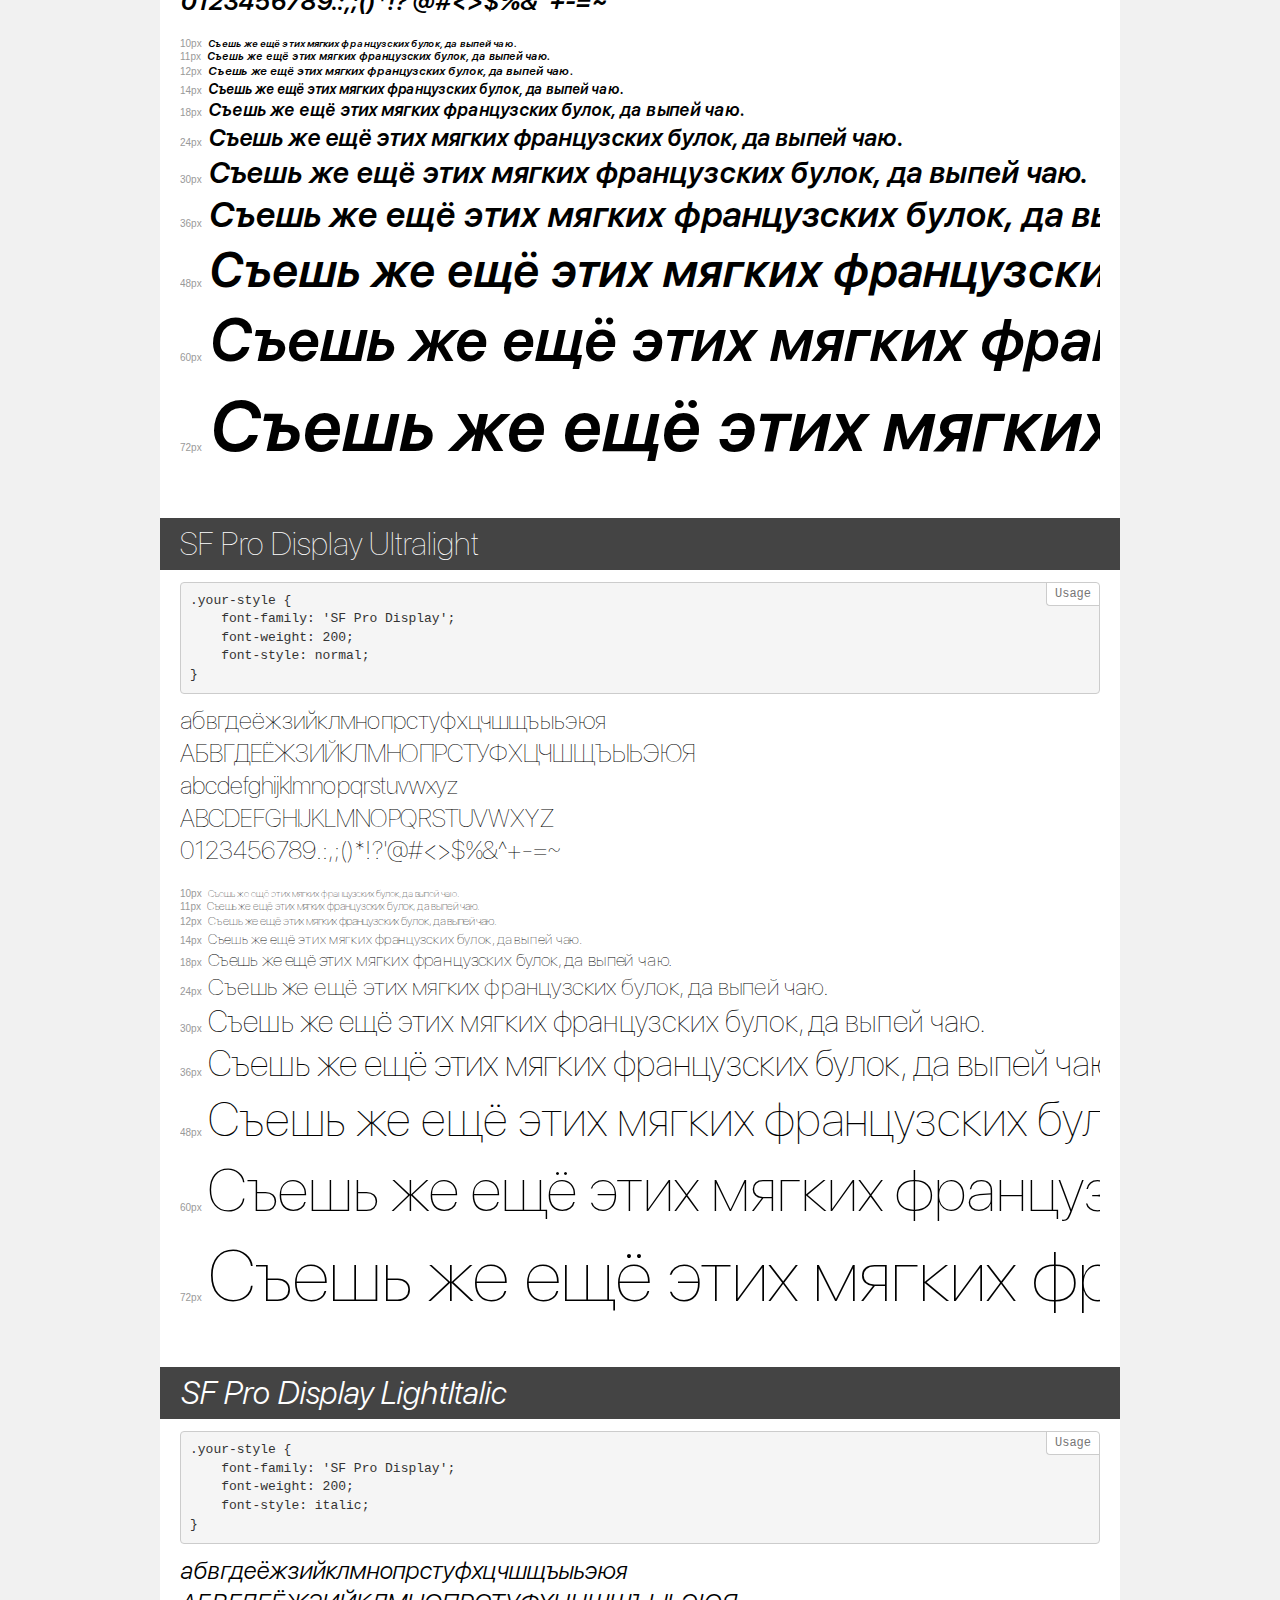
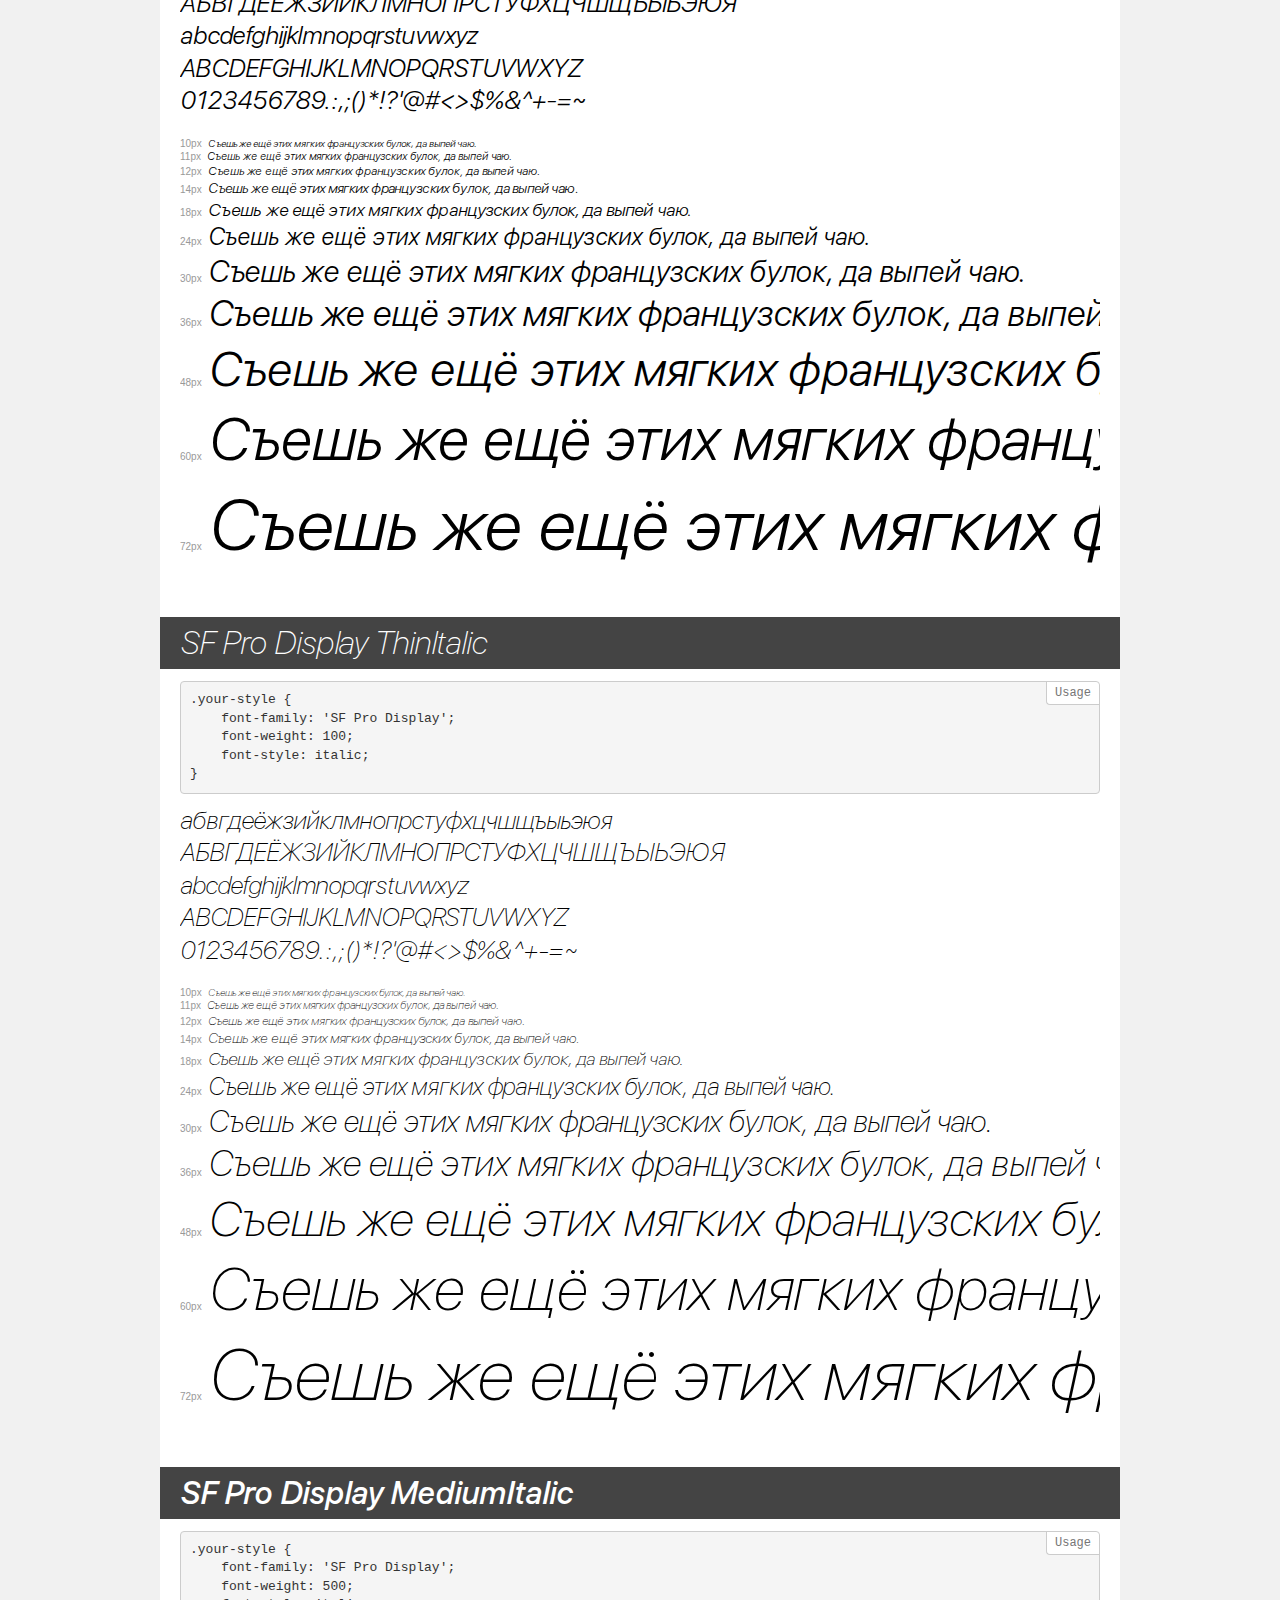
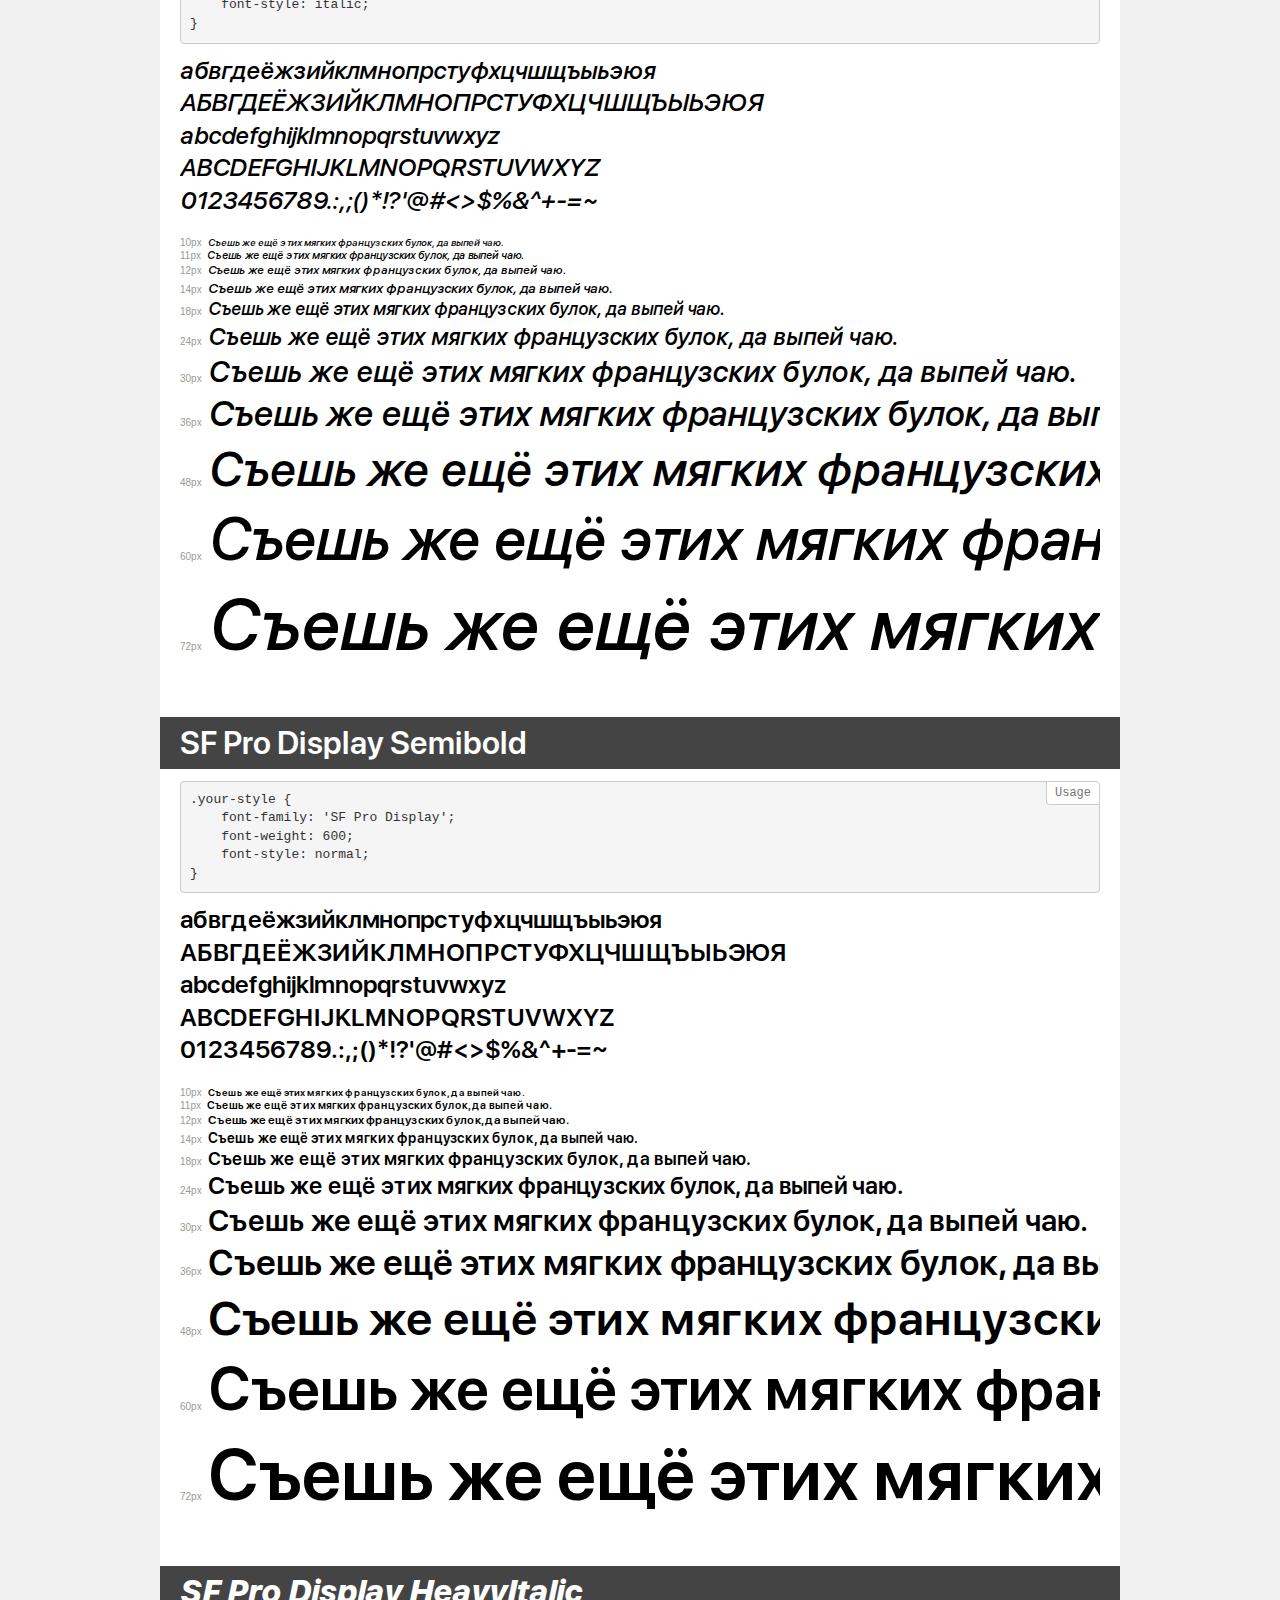
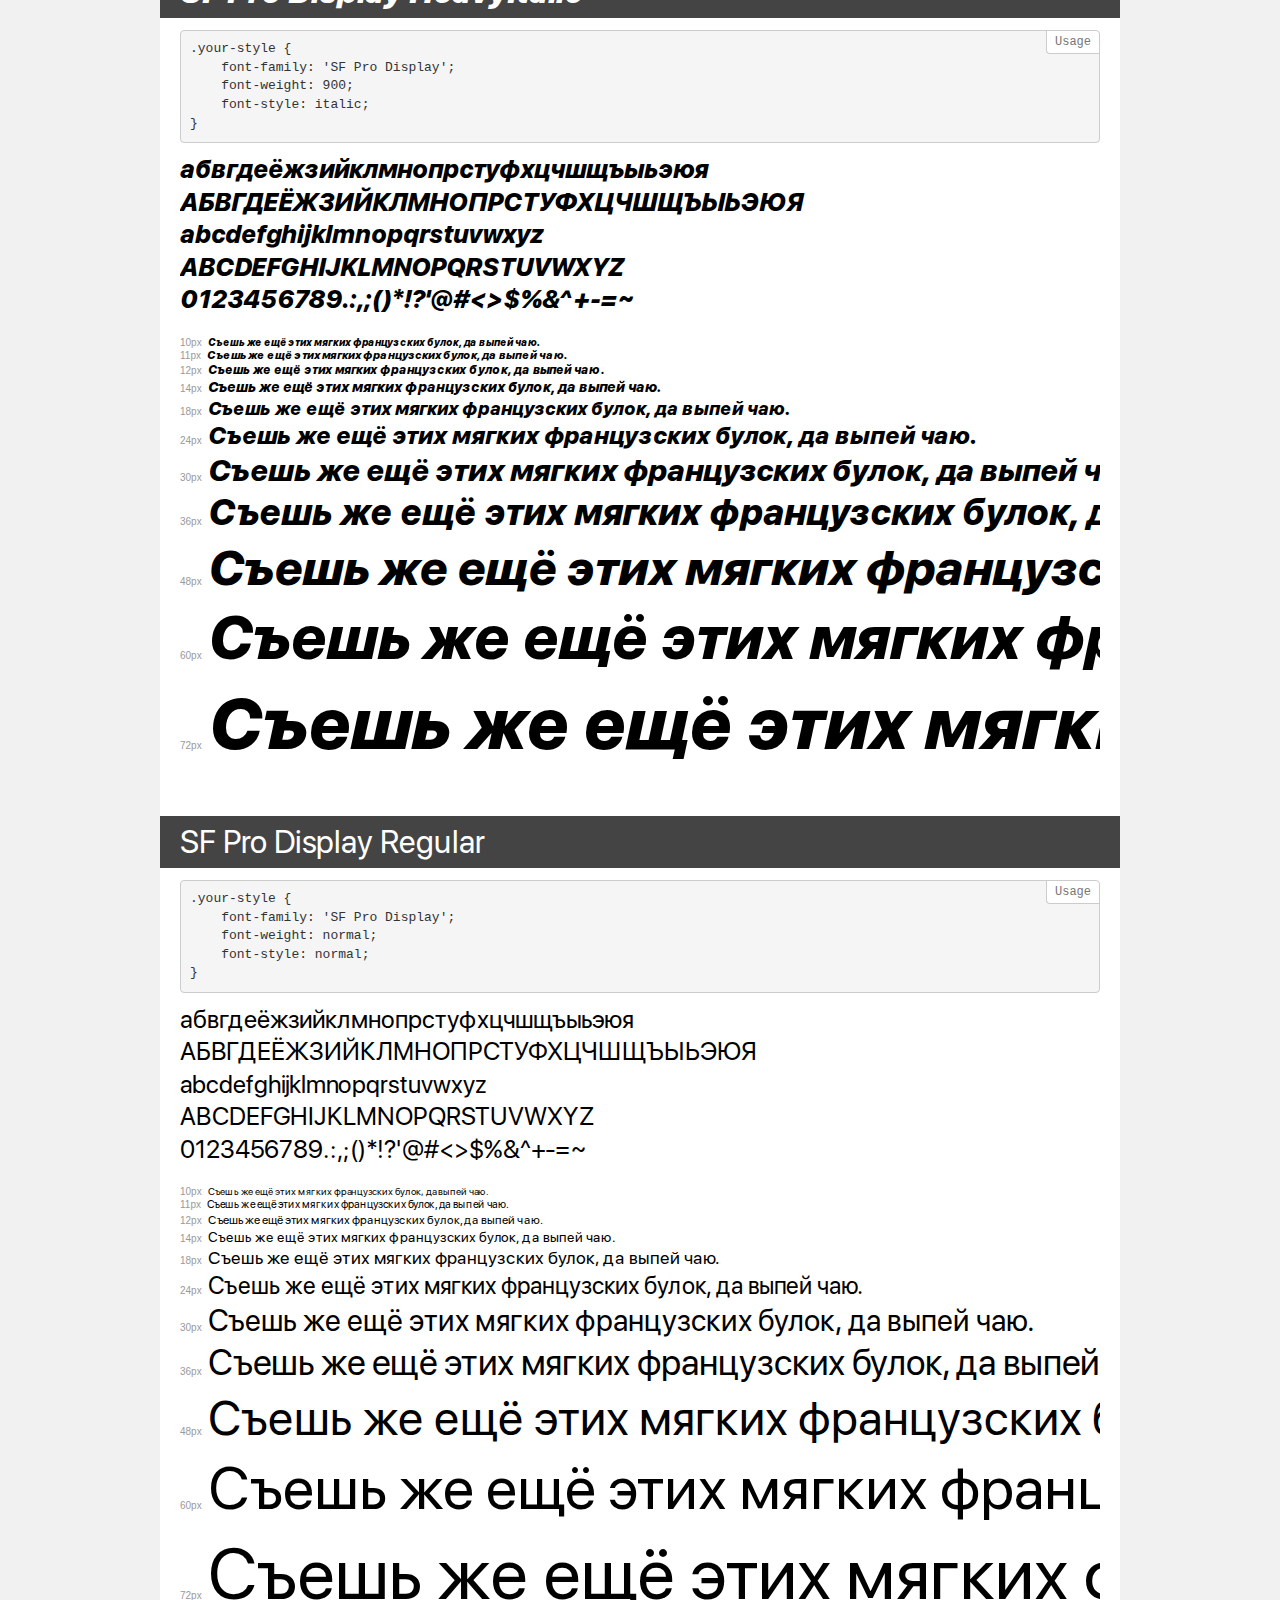
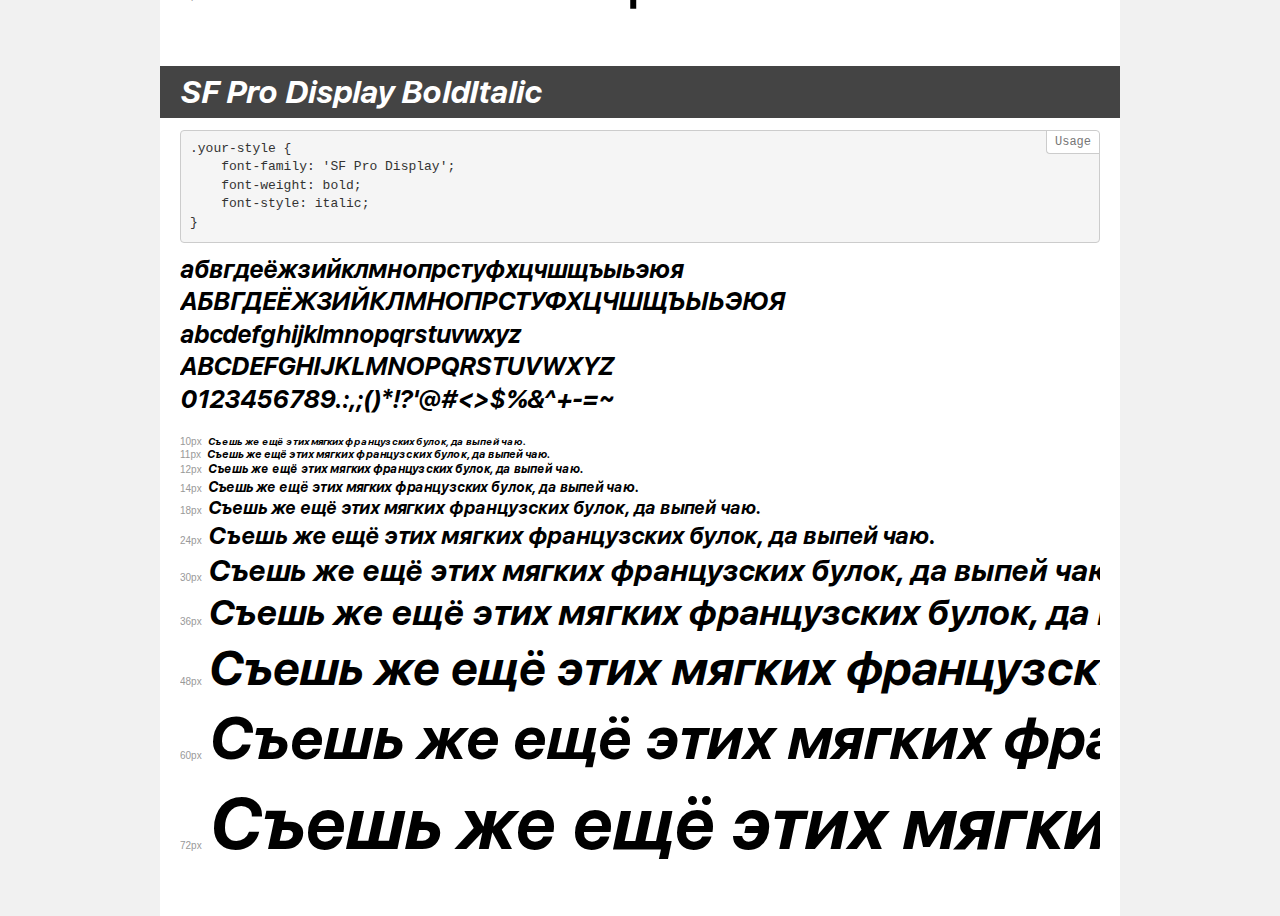
<file: fonts/demo.html>
<!DOCTYPE html>
<html>
<head>
    <meta charset="utf-8">
    <meta http-equiv="X-UA-Compatible" content="IE=edge">
    <meta name="viewport" content="width=device-width, initial-scale=1">
    <meta name="robots" content="noindex, noarchive">
    <meta name="format-detection" content="telephone=no">
    <title>Transfonter demo</title>
    <link href="stylesheet.css" rel="stylesheet">
    <style>
        /*
        http://meyerweb.com/eric/tools/css/reset/
        v2.0 | 20110126
        License: none (public domain)
        */
        html, body, div, span, applet, object, iframe,
        h1, h2, h3, h4, h5, h6, p, blockquote, pre,
        a, abbr, acronym, address, big, cite, code,
        del, dfn, em, img, ins, kbd, q, s, samp,
        small, strike, strong, sub, sup, tt, var,
        b, u, i, center,
        dl, dt, dd, ol, ul, li,
        fieldset, form, label, legend,
        table, caption, tbody, tfoot, thead, tr, th, td,
        article, aside, canvas, details, embed,
        figure, figcaption, footer, header, hgroup,
        menu, nav, output, ruby, section, summary,
        time, mark, audio, video {
            margin: 0;
            padding: 0;
            border: 0;
            font-size: 100%;
            font: inherit;
            vertical-align: baseline;
        }
        /* HTML5 display-role reset for older browsers */
        article, aside, details, figcaption, figure,
        footer, header, hgroup, menu, nav, section {
            display: block;
        }
        body {
            line-height: 1;
        }
        ol, ul {
            list-style: none;
        }
        blockquote, q {
            quotes: none;
        }
        blockquote:before, blockquote:after,
        q:before, q:after {
            content: '';
            content: none;
        }
        table {
            border-collapse: collapse;
            border-spacing: 0;
        }
        /* common styles */
        body {
            background: #f1f1f1;
            color: #000;
        }
        .page {
            background: #fff;
            width: 920px;
            margin: 0 auto;
            padding: 20px 20px 0 20px;
            overflow: hidden;
        }
        .font-container {
            overflow-x: auto;
            overflow-y: hidden;
            margin-bottom: 40px;
            line-height: 1.3;
            white-space: nowrap;
            padding-bottom: 5px;
        }
        h1 {
            position: relative;
            background: #444;
            font-size: 32px;
            color: #fff;
            padding: 10px 20px;
            margin: 0 -20px 12px -20px;
        }
        .letters {
            font-size: 25px;
            margin-bottom: 20px;
        }
        .s10:before {
            content: '10px';
        }
        .s11:before {
            content: '11px';
        }
        .s12:before {
            content: '12px';
        }
        .s14:before {
            content: '14px';
        }
        .s18:before {
            content: '18px';
        }
        .s24:before {
            content: '24px';
        }
        .s30:before {
            content: '30px';
        }
        .s36:before {
            content: '36px';
        }
        .s48:before {
            content: '48px';
        }
        .s60:before {
            content: '60px';
        }
        .s72:before {
            content: '72px';
        }
        .s10:before, .s11:before, .s12:before, .s14:before,
        .s18:before, .s24:before, .s30:before, .s36:before,
        .s48:before, .s60:before, .s72:before {
            font-family: Arial, sans-serif;
            font-size: 10px;
            font-weight: normal;
            font-style: normal;
            color: #999;
            padding-right: 6px;
        }
        pre {
            display: block;
            position: relative;
            padding: 9px;
            margin: 0 0 10px;
            font-family: Monaco, Menlo, Consolas, "Courier New", monospace !important;
            font-size: 13px;
            line-height: 1.428571429;
            color: #333;
            font-weight: normal !important;
            font-style: normal !important;
            background-color: #f5f5f5;
            border: 1px solid #ccc;
            overflow-x: auto;
            border-radius: 4px;
        }
        pre:after {
            display: block;
            position: absolute;
            right: 0;
            top: 0;
            content: 'Usage';
            line-height: 1;
            padding: 5px 8px;
            font-size: 12px;
            color: #767676;
            background-color: #fff;
            border: 1px solid #ccc;
            border-right: none;
            border-top: none;
            border-radius: 0 4px 0 4px;
            z-index: 10;
        }
        /* responsive */
        @media (max-width: 959px) {
            .page {
                width: auto;
                margin: 0;
            }
        }
    </style>
</head>
<body>
<div class="page">
    <div class="demo" style="font-family: 'SF Pro Display'; font-weight: 500; font-style: normal;">
        <h1>SF Pro Display Medium</h1>
        <pre>.your-style {
    font-family: 'SF Pro Display';
    font-weight: 500;
    font-style: normal;
}</pre>
        <div class="font-container">
            <p class="letters">
                абвгдеёжзийклмнопрстуфхцчшщъыьэюя<br>
АБВГДЕЁЖЗИЙКЛМНОПРСТУФХЦЧШЩЪЫЬЭЮЯ<br>
abcdefghijklmnopqrstuvwxyz<br>
ABCDEFGHIJKLMNOPQRSTUVWXYZ<br>
                0123456789.:,;()*!?'@#<>$%&^+-=~
            </p>
            <p class="s10" style="font-size: 10px;">Съешь же ещё этих мягких французских булок, да выпей чаю.</p>
            <p class="s11" style="font-size: 11px;">Съешь же ещё этих мягких французских булок, да выпей чаю.</p>
            <p class="s12" style="font-size: 12px;">Съешь же ещё этих мягких французских булок, да выпей чаю.</p>
            <p class="s14" style="font-size: 14px;">Съешь же ещё этих мягких французских булок, да выпей чаю.</p>
            <p class="s18" style="font-size: 18px;">Съешь же ещё этих мягких французских булок, да выпей чаю.</p>
            <p class="s24" style="font-size: 24px;">Съешь же ещё этих мягких французских булок, да выпей чаю.</p>
            <p class="s30" style="font-size: 30px;">Съешь же ещё этих мягких французских булок, да выпей чаю.</p>
            <p class="s36" style="font-size: 36px;">Съешь же ещё этих мягких французских булок, да выпей чаю.</p>
            <p class="s48" style="font-size: 48px;">Съешь же ещё этих мягких французских булок, да выпей чаю.</p>
            <p class="s60" style="font-size: 60px;">Съешь же ещё этих мягких французских булок, да выпей чаю.</p>
            <p class="s72" style="font-size: 72px;">Съешь же ещё этих мягких французских булок, да выпей чаю.</p>
        </div>
    </div>
    <div class="demo" style="font-family: 'SF Pro Display'; font-weight: 900; font-style: normal;">
        <h1>SF Pro Display Heavy</h1>
        <pre>.your-style {
    font-family: 'SF Pro Display';
    font-weight: 900;
    font-style: normal;
}</pre>
        <div class="font-container">
            <p class="letters">
                абвгдеёжзийклмнопрстуфхцчшщъыьэюя<br>
АБВГДЕЁЖЗИЙКЛМНОПРСТУФХЦЧШЩЪЫЬЭЮЯ<br>
abcdefghijklmnopqrstuvwxyz<br>
ABCDEFGHIJKLMNOPQRSTUVWXYZ<br>
                0123456789.:,;()*!?'@#<>$%&^+-=~
            </p>
            <p class="s10" style="font-size: 10px;">Съешь же ещё этих мягких французских булок, да выпей чаю.</p>
            <p class="s11" style="font-size: 11px;">Съешь же ещё этих мягких французских булок, да выпей чаю.</p>
            <p class="s12" style="font-size: 12px;">Съешь же ещё этих мягких французских булок, да выпей чаю.</p>
            <p class="s14" style="font-size: 14px;">Съешь же ещё этих мягких французских булок, да выпей чаю.</p>
            <p class="s18" style="font-size: 18px;">Съешь же ещё этих мягких французских булок, да выпей чаю.</p>
            <p class="s24" style="font-size: 24px;">Съешь же ещё этих мягких французских булок, да выпей чаю.</p>
            <p class="s30" style="font-size: 30px;">Съешь же ещё этих мягких французских булок, да выпей чаю.</p>
            <p class="s36" style="font-size: 36px;">Съешь же ещё этих мягких французских булок, да выпей чаю.</p>
            <p class="s48" style="font-size: 48px;">Съешь же ещё этих мягких французских булок, да выпей чаю.</p>
            <p class="s60" style="font-size: 60px;">Съешь же ещё этих мягких французских булок, да выпей чаю.</p>
            <p class="s72" style="font-size: 72px;">Съешь же ещё этих мягких французских булок, да выпей чаю.</p>
        </div>
    </div>
    <div class="demo" style="font-family: 'SF Pro Display'; font-weight: 200; font-style: italic;">
        <h1>SF Pro Display UltralightItalic</h1>
        <pre>.your-style {
    font-family: 'SF Pro Display';
    font-weight: 200;
    font-style: italic;
}</pre>
        <div class="font-container">
            <p class="letters">
                абвгдеёжзийклмнопрстуфхцчшщъыьэюя<br>
АБВГДЕЁЖЗИЙКЛМНОПРСТУФХЦЧШЩЪЫЬЭЮЯ<br>
abcdefghijklmnopqrstuvwxyz<br>
ABCDEFGHIJKLMNOPQRSTUVWXYZ<br>
                0123456789.:,;()*!?'@#<>$%&^+-=~
            </p>
            <p class="s10" style="font-size: 10px;">Съешь же ещё этих мягких французских булок, да выпей чаю.</p>
            <p class="s11" style="font-size: 11px;">Съешь же ещё этих мягких французских булок, да выпей чаю.</p>
            <p class="s12" style="font-size: 12px;">Съешь же ещё этих мягких французских булок, да выпей чаю.</p>
            <p class="s14" style="font-size: 14px;">Съешь же ещё этих мягких французских булок, да выпей чаю.</p>
            <p class="s18" style="font-size: 18px;">Съешь же ещё этих мягких французских булок, да выпей чаю.</p>
            <p class="s24" style="font-size: 24px;">Съешь же ещё этих мягких французских булок, да выпей чаю.</p>
            <p class="s30" style="font-size: 30px;">Съешь же ещё этих мягких французских булок, да выпей чаю.</p>
            <p class="s36" style="font-size: 36px;">Съешь же ещё этих мягких французских булок, да выпей чаю.</p>
            <p class="s48" style="font-size: 48px;">Съешь же ещё этих мягких французских булок, да выпей чаю.</p>
            <p class="s60" style="font-size: 60px;">Съешь же ещё этих мягких французских булок, да выпей чаю.</p>
            <p class="s72" style="font-size: 72px;">Съешь же ещё этих мягких французских булок, да выпей чаю.</p>
        </div>
    </div>
    <div class="demo" style="font-family: 'SF Pro Display'; font-weight: normal; font-style: italic;">
        <h1>SF Pro Display Regular Italic</h1>
        <pre>.your-style {
    font-family: 'SF Pro Display';
    font-weight: normal;
    font-style: italic;
}</pre>
        <div class="font-container">
            <p class="letters">
                абвгдеёжзийклмнопрстуфхцчшщъыьэюя<br>
АБВГДЕЁЖЗИЙКЛМНОПРСТУФХЦЧШЩЪЫЬЭЮЯ<br>
abcdefghijklmnopqrstuvwxyz<br>
ABCDEFGHIJKLMNOPQRSTUVWXYZ<br>
                0123456789.:,;()*!?'@#<>$%&^+-=~
            </p>
            <p class="s10" style="font-size: 10px;">Съешь же ещё этих мягких французских булок, да выпей чаю.</p>
            <p class="s11" style="font-size: 11px;">Съешь же ещё этих мягких французских булок, да выпей чаю.</p>
            <p class="s12" style="font-size: 12px;">Съешь же ещё этих мягких французских булок, да выпей чаю.</p>
            <p class="s14" style="font-size: 14px;">Съешь же ещё этих мягких французских булок, да выпей чаю.</p>
            <p class="s18" style="font-size: 18px;">Съешь же ещё этих мягких французских булок, да выпей чаю.</p>
            <p class="s24" style="font-size: 24px;">Съешь же ещё этих мягких французских булок, да выпей чаю.</p>
            <p class="s30" style="font-size: 30px;">Съешь же ещё этих мягких французских булок, да выпей чаю.</p>
            <p class="s36" style="font-size: 36px;">Съешь же ещё этих мягких французских булок, да выпей чаю.</p>
            <p class="s48" style="font-size: 48px;">Съешь же ещё этих мягких французских булок, да выпей чаю.</p>
            <p class="s60" style="font-size: 60px;">Съешь же ещё этих мягких французских булок, да выпей чаю.</p>
            <p class="s72" style="font-size: 72px;">Съешь же ещё этих мягких французских булок, да выпей чаю.</p>
        </div>
    </div>
    <div class="demo" style="font-family: 'SF Pro Display'; font-weight: 100; font-style: normal;">
        <h1>SF Pro Display Thin</h1>
        <pre>.your-style {
    font-family: 'SF Pro Display';
    font-weight: 100;
    font-style: normal;
}</pre>
        <div class="font-container">
            <p class="letters">
                абвгдеёжзийклмнопрстуфхцчшщъыьэюя<br>
АБВГДЕЁЖЗИЙКЛМНОПРСТУФХЦЧШЩЪЫЬЭЮЯ<br>
abcdefghijklmnopqrstuvwxyz<br>
ABCDEFGHIJKLMNOPQRSTUVWXYZ<br>
                0123456789.:,;()*!?'@#<>$%&^+-=~
            </p>
            <p class="s10" style="font-size: 10px;">Съешь же ещё этих мягких французских булок, да выпей чаю.</p>
            <p class="s11" style="font-size: 11px;">Съешь же ещё этих мягких французских булок, да выпей чаю.</p>
            <p class="s12" style="font-size: 12px;">Съешь же ещё этих мягких французских булок, да выпей чаю.</p>
            <p class="s14" style="font-size: 14px;">Съешь же ещё этих мягких французских булок, да выпей чаю.</p>
            <p class="s18" style="font-size: 18px;">Съешь же ещё этих мягких французских булок, да выпей чаю.</p>
            <p class="s24" style="font-size: 24px;">Съешь же ещё этих мягких французских булок, да выпей чаю.</p>
            <p class="s30" style="font-size: 30px;">Съешь же ещё этих мягких французских булок, да выпей чаю.</p>
            <p class="s36" style="font-size: 36px;">Съешь же ещё этих мягких французских булок, да выпей чаю.</p>
            <p class="s48" style="font-size: 48px;">Съешь же ещё этих мягких французских булок, да выпей чаю.</p>
            <p class="s60" style="font-size: 60px;">Съешь же ещё этих мягких французских булок, да выпей чаю.</p>
            <p class="s72" style="font-size: 72px;">Съешь же ещё этих мягких французских булок, да выпей чаю.</p>
        </div>
    </div>
    <div class="demo" style="font-family: 'SF Pro Display'; font-weight: 200; font-style: normal;">
        <h1>SF Pro Display Light</h1>
        <pre>.your-style {
    font-family: 'SF Pro Display';
    font-weight: 200;
    font-style: normal;
}</pre>
        <div class="font-container">
            <p class="letters">
                абвгдеёжзийклмнопрстуфхцчшщъыьэюя<br>
АБВГДЕЁЖЗИЙКЛМНОПРСТУФХЦЧШЩЪЫЬЭЮЯ<br>
abcdefghijklmnopqrstuvwxyz<br>
ABCDEFGHIJKLMNOPQRSTUVWXYZ<br>
                0123456789.:,;()*!?'@#<>$%&^+-=~
            </p>
            <p class="s10" style="font-size: 10px;">Съешь же ещё этих мягких французских булок, да выпей чаю.</p>
            <p class="s11" style="font-size: 11px;">Съешь же ещё этих мягких французских булок, да выпей чаю.</p>
            <p class="s12" style="font-size: 12px;">Съешь же ещё этих мягких французских булок, да выпей чаю.</p>
            <p class="s14" style="font-size: 14px;">Съешь же ещё этих мягких французских булок, да выпей чаю.</p>
            <p class="s18" style="font-size: 18px;">Съешь же ещё этих мягких французских булок, да выпей чаю.</p>
            <p class="s24" style="font-size: 24px;">Съешь же ещё этих мягких французских булок, да выпей чаю.</p>
            <p class="s30" style="font-size: 30px;">Съешь же ещё этих мягких французских булок, да выпей чаю.</p>
            <p class="s36" style="font-size: 36px;">Съешь же ещё этих мягких французских булок, да выпей чаю.</p>
            <p class="s48" style="font-size: 48px;">Съешь же ещё этих мягких французских булок, да выпей чаю.</p>
            <p class="s60" style="font-size: 60px;">Съешь же ещё этих мягких французских булок, да выпей чаю.</p>
            <p class="s72" style="font-size: 72px;">Съешь же ещё этих мягких французских булок, да выпей чаю.</p>
        </div>
    </div>
    <div class="demo" style="font-family: 'SF Pro Display'; font-weight: 900; font-style: italic;">
        <h1>SF Pro Display Black Italic</h1>
        <pre>.your-style {
    font-family: 'SF Pro Display';
    font-weight: 900;
    font-style: italic;
}</pre>
        <div class="font-container">
            <p class="letters">
                абвгдеёжзийклмнопрстуфхцчшщъыьэюя<br>
АБВГДЕЁЖЗИЙКЛМНОПРСТУФХЦЧШЩЪЫЬЭЮЯ<br>
abcdefghijklmnopqrstuvwxyz<br>
ABCDEFGHIJKLMNOPQRSTUVWXYZ<br>
                0123456789.:,;()*!?'@#<>$%&^+-=~
            </p>
            <p class="s10" style="font-size: 10px;">Съешь же ещё этих мягких французских булок, да выпей чаю.</p>
            <p class="s11" style="font-size: 11px;">Съешь же ещё этих мягких французских булок, да выпей чаю.</p>
            <p class="s12" style="font-size: 12px;">Съешь же ещё этих мягких французских булок, да выпей чаю.</p>
            <p class="s14" style="font-size: 14px;">Съешь же ещё этих мягких французских булок, да выпей чаю.</p>
            <p class="s18" style="font-size: 18px;">Съешь же ещё этих мягких французских булок, да выпей чаю.</p>
            <p class="s24" style="font-size: 24px;">Съешь же ещё этих мягких французских булок, да выпей чаю.</p>
            <p class="s30" style="font-size: 30px;">Съешь же ещё этих мягких французских булок, да выпей чаю.</p>
            <p class="s36" style="font-size: 36px;">Съешь же ещё этих мягких французских булок, да выпей чаю.</p>
            <p class="s48" style="font-size: 48px;">Съешь же ещё этих мягких французских булок, да выпей чаю.</p>
            <p class="s60" style="font-size: 60px;">Съешь же ещё этих мягких французских булок, да выпей чаю.</p>
            <p class="s72" style="font-size: 72px;">Съешь же ещё этих мягких французских булок, да выпей чаю.</p>
        </div>
    </div>
    <div class="demo" style="font-family: 'SF Pro Display'; font-weight: bold; font-style: normal;">
        <h1>SF Pro Display Bold</h1>
        <pre>.your-style {
    font-family: 'SF Pro Display';
    font-weight: bold;
    font-style: normal;
}</pre>
        <div class="font-container">
            <p class="letters">
                абвгдеёжзийклмнопрстуфхцчшщъыьэюя<br>
АБВГДЕЁЖЗИЙКЛМНОПРСТУФХЦЧШЩЪЫЬЭЮЯ<br>
abcdefghijklmnopqrstuvwxyz<br>
ABCDEFGHIJKLMNOPQRSTUVWXYZ<br>
                0123456789.:,;()*!?'@#<>$%&^+-=~
            </p>
            <p class="s10" style="font-size: 10px;">Съешь же ещё этих мягких французских булок, да выпей чаю.</p>
            <p class="s11" style="font-size: 11px;">Съешь же ещё этих мягких французских булок, да выпей чаю.</p>
            <p class="s12" style="font-size: 12px;">Съешь же ещё этих мягких французских булок, да выпей чаю.</p>
            <p class="s14" style="font-size: 14px;">Съешь же ещё этих мягких французских булок, да выпей чаю.</p>
            <p class="s18" style="font-size: 18px;">Съешь же ещё этих мягких французских булок, да выпей чаю.</p>
            <p class="s24" style="font-size: 24px;">Съешь же ещё этих мягких французских булок, да выпей чаю.</p>
            <p class="s30" style="font-size: 30px;">Съешь же ещё этих мягких французских булок, да выпей чаю.</p>
            <p class="s36" style="font-size: 36px;">Съешь же ещё этих мягких французских булок, да выпей чаю.</p>
            <p class="s48" style="font-size: 48px;">Съешь же ещё этих мягких французских булок, да выпей чаю.</p>
            <p class="s60" style="font-size: 60px;">Съешь же ещё этих мягких французских булок, да выпей чаю.</p>
            <p class="s72" style="font-size: 72px;">Съешь же ещё этих мягких французских булок, да выпей чаю.</p>
        </div>
    </div>
    <div class="demo" style="font-family: 'SF Pro Display'; font-weight: 900; font-style: normal;">
        <h1>SF Pro Display Black</h1>
        <pre>.your-style {
    font-family: 'SF Pro Display';
    font-weight: 900;
    font-style: normal;
}</pre>
        <div class="font-container">
            <p class="letters">
                абвгдеёжзийклмнопрстуфхцчшщъыьэюя<br>
АБВГДЕЁЖЗИЙКЛМНОПРСТУФХЦЧШЩЪЫЬЭЮЯ<br>
abcdefghijklmnopqrstuvwxyz<br>
ABCDEFGHIJKLMNOPQRSTUVWXYZ<br>
                0123456789.:,;()*!?'@#<>$%&^+-=~
            </p>
            <p class="s10" style="font-size: 10px;">Съешь же ещё этих мягких французских булок, да выпей чаю.</p>
            <p class="s11" style="font-size: 11px;">Съешь же ещё этих мягких французских булок, да выпей чаю.</p>
            <p class="s12" style="font-size: 12px;">Съешь же ещё этих мягких французских булок, да выпей чаю.</p>
            <p class="s14" style="font-size: 14px;">Съешь же ещё этих мягких французских булок, да выпей чаю.</p>
            <p class="s18" style="font-size: 18px;">Съешь же ещё этих мягких французских булок, да выпей чаю.</p>
            <p class="s24" style="font-size: 24px;">Съешь же ещё этих мягких французских булок, да выпей чаю.</p>
            <p class="s30" style="font-size: 30px;">Съешь же ещё этих мягких французских булок, да выпей чаю.</p>
            <p class="s36" style="font-size: 36px;">Съешь же ещё этих мягких французских булок, да выпей чаю.</p>
            <p class="s48" style="font-size: 48px;">Съешь же ещё этих мягких французских булок, да выпей чаю.</p>
            <p class="s60" style="font-size: 60px;">Съешь же ещё этих мягких французских булок, да выпей чаю.</p>
            <p class="s72" style="font-size: 72px;">Съешь же ещё этих мягких французских булок, да выпей чаю.</p>
        </div>
    </div>
    <div class="demo" style="font-family: 'SF Pro Display'; font-weight: 600; font-style: italic;">
        <h1>SF Pro Display SemiboldItalic</h1>
        <pre>.your-style {
    font-family: 'SF Pro Display';
    font-weight: 600;
    font-style: italic;
}</pre>
        <div class="font-container">
            <p class="letters">
                абвгдеёжзийклмнопрстуфхцчшщъыьэюя<br>
АБВГДЕЁЖЗИЙКЛМНОПРСТУФХЦЧШЩЪЫЬЭЮЯ<br>
abcdefghijklmnopqrstuvwxyz<br>
ABCDEFGHIJKLMNOPQRSTUVWXYZ<br>
                0123456789.:,;()*!?'@#<>$%&^+-=~
            </p>
            <p class="s10" style="font-size: 10px;">Съешь же ещё этих мягких французских булок, да выпей чаю.</p>
            <p class="s11" style="font-size: 11px;">Съешь же ещё этих мягких французских булок, да выпей чаю.</p>
            <p class="s12" style="font-size: 12px;">Съешь же ещё этих мягких французских булок, да выпей чаю.</p>
            <p class="s14" style="font-size: 14px;">Съешь же ещё этих мягких французских булок, да выпей чаю.</p>
            <p class="s18" style="font-size: 18px;">Съешь же ещё этих мягких французских булок, да выпей чаю.</p>
            <p class="s24" style="font-size: 24px;">Съешь же ещё этих мягких французских булок, да выпей чаю.</p>
            <p class="s30" style="font-size: 30px;">Съешь же ещё этих мягких французских булок, да выпей чаю.</p>
            <p class="s36" style="font-size: 36px;">Съешь же ещё этих мягких французских булок, да выпей чаю.</p>
            <p class="s48" style="font-size: 48px;">Съешь же ещё этих мягких французских булок, да выпей чаю.</p>
            <p class="s60" style="font-size: 60px;">Съешь же ещё этих мягких французских булок, да выпей чаю.</p>
            <p class="s72" style="font-size: 72px;">Съешь же ещё этих мягких французских булок, да выпей чаю.</p>
        </div>
    </div>
    <div class="demo" style="font-family: 'SF Pro Display'; font-weight: 200; font-style: normal;">
        <h1>SF Pro Display Ultralight</h1>
        <pre>.your-style {
    font-family: 'SF Pro Display';
    font-weight: 200;
    font-style: normal;
}</pre>
        <div class="font-container">
            <p class="letters">
                абвгдеёжзийклмнопрстуфхцчшщъыьэюя<br>
АБВГДЕЁЖЗИЙКЛМНОПРСТУФХЦЧШЩЪЫЬЭЮЯ<br>
abcdefghijklmnopqrstuvwxyz<br>
ABCDEFGHIJKLMNOPQRSTUVWXYZ<br>
                0123456789.:,;()*!?'@#<>$%&^+-=~
            </p>
            <p class="s10" style="font-size: 10px;">Съешь же ещё этих мягких французских булок, да выпей чаю.</p>
            <p class="s11" style="font-size: 11px;">Съешь же ещё этих мягких французских булок, да выпей чаю.</p>
            <p class="s12" style="font-size: 12px;">Съешь же ещё этих мягких французских булок, да выпей чаю.</p>
            <p class="s14" style="font-size: 14px;">Съешь же ещё этих мягких французских булок, да выпей чаю.</p>
            <p class="s18" style="font-size: 18px;">Съешь же ещё этих мягких французских булок, да выпей чаю.</p>
            <p class="s24" style="font-size: 24px;">Съешь же ещё этих мягких французских булок, да выпей чаю.</p>
            <p class="s30" style="font-size: 30px;">Съешь же ещё этих мягких французских булок, да выпей чаю.</p>
            <p class="s36" style="font-size: 36px;">Съешь же ещё этих мягких французских булок, да выпей чаю.</p>
            <p class="s48" style="font-size: 48px;">Съешь же ещё этих мягких французских булок, да выпей чаю.</p>
            <p class="s60" style="font-size: 60px;">Съешь же ещё этих мягких французских булок, да выпей чаю.</p>
            <p class="s72" style="font-size: 72px;">Съешь же ещё этих мягких французских булок, да выпей чаю.</p>
        </div>
    </div>
    <div class="demo" style="font-family: 'SF Pro Display'; font-weight: 200; font-style: italic;">
        <h1>SF Pro Display LightItalic</h1>
        <pre>.your-style {
    font-family: 'SF Pro Display';
    font-weight: 200;
    font-style: italic;
}</pre>
        <div class="font-container">
            <p class="letters">
                абвгдеёжзийклмнопрстуфхцчшщъыьэюя<br>
АБВГДЕЁЖЗИЙКЛМНОПРСТУФХЦЧШЩЪЫЬЭЮЯ<br>
abcdefghijklmnopqrstuvwxyz<br>
ABCDEFGHIJKLMNOPQRSTUVWXYZ<br>
                0123456789.:,;()*!?'@#<>$%&^+-=~
            </p>
            <p class="s10" style="font-size: 10px;">Съешь же ещё этих мягких французских булок, да выпей чаю.</p>
            <p class="s11" style="font-size: 11px;">Съешь же ещё этих мягких французских булок, да выпей чаю.</p>
            <p class="s12" style="font-size: 12px;">Съешь же ещё этих мягких французских булок, да выпей чаю.</p>
            <p class="s14" style="font-size: 14px;">Съешь же ещё этих мягких французских булок, да выпей чаю.</p>
            <p class="s18" style="font-size: 18px;">Съешь же ещё этих мягких французских булок, да выпей чаю.</p>
            <p class="s24" style="font-size: 24px;">Съешь же ещё этих мягких французских булок, да выпей чаю.</p>
            <p class="s30" style="font-size: 30px;">Съешь же ещё этих мягких французских булок, да выпей чаю.</p>
            <p class="s36" style="font-size: 36px;">Съешь же ещё этих мягких французских булок, да выпей чаю.</p>
            <p class="s48" style="font-size: 48px;">Съешь же ещё этих мягких французских булок, да выпей чаю.</p>
            <p class="s60" style="font-size: 60px;">Съешь же ещё этих мягких французских булок, да выпей чаю.</p>
            <p class="s72" style="font-size: 72px;">Съешь же ещё этих мягких французских булок, да выпей чаю.</p>
        </div>
    </div>
    <div class="demo" style="font-family: 'SF Pro Display'; font-weight: 100; font-style: italic;">
        <h1>SF Pro Display ThinItalic</h1>
        <pre>.your-style {
    font-family: 'SF Pro Display';
    font-weight: 100;
    font-style: italic;
}</pre>
        <div class="font-container">
            <p class="letters">
                абвгдеёжзийклмнопрстуфхцчшщъыьэюя<br>
АБВГДЕЁЖЗИЙКЛМНОПРСТУФХЦЧШЩЪЫЬЭЮЯ<br>
abcdefghijklmnopqrstuvwxyz<br>
ABCDEFGHIJKLMNOPQRSTUVWXYZ<br>
                0123456789.:,;()*!?'@#<>$%&^+-=~
            </p>
            <p class="s10" style="font-size: 10px;">Съешь же ещё этих мягких французских булок, да выпей чаю.</p>
            <p class="s11" style="font-size: 11px;">Съешь же ещё этих мягких французских булок, да выпей чаю.</p>
            <p class="s12" style="font-size: 12px;">Съешь же ещё этих мягких французских булок, да выпей чаю.</p>
            <p class="s14" style="font-size: 14px;">Съешь же ещё этих мягких французских булок, да выпей чаю.</p>
            <p class="s18" style="font-size: 18px;">Съешь же ещё этих мягких французских булок, да выпей чаю.</p>
            <p class="s24" style="font-size: 24px;">Съешь же ещё этих мягких французских булок, да выпей чаю.</p>
            <p class="s30" style="font-size: 30px;">Съешь же ещё этих мягких французских булок, да выпей чаю.</p>
            <p class="s36" style="font-size: 36px;">Съешь же ещё этих мягких французских булок, да выпей чаю.</p>
            <p class="s48" style="font-size: 48px;">Съешь же ещё этих мягких французских булок, да выпей чаю.</p>
            <p class="s60" style="font-size: 60px;">Съешь же ещё этих мягких французских булок, да выпей чаю.</p>
            <p class="s72" style="font-size: 72px;">Съешь же ещё этих мягких французских булок, да выпей чаю.</p>
        </div>
    </div>
    <div class="demo" style="font-family: 'SF Pro Display'; font-weight: 500; font-style: italic;">
        <h1>SF Pro Display MediumItalic</h1>
        <pre>.your-style {
    font-family: 'SF Pro Display';
    font-weight: 500;
    font-style: italic;
}</pre>
        <div class="font-container">
            <p class="letters">
                абвгдеёжзийклмнопрстуфхцчшщъыьэюя<br>
АБВГДЕЁЖЗИЙКЛМНОПРСТУФХЦЧШЩЪЫЬЭЮЯ<br>
abcdefghijklmnopqrstuvwxyz<br>
ABCDEFGHIJKLMNOPQRSTUVWXYZ<br>
                0123456789.:,;()*!?'@#<>$%&^+-=~
            </p>
            <p class="s10" style="font-size: 10px;">Съешь же ещё этих мягких французских булок, да выпей чаю.</p>
            <p class="s11" style="font-size: 11px;">Съешь же ещё этих мягких французских булок, да выпей чаю.</p>
            <p class="s12" style="font-size: 12px;">Съешь же ещё этих мягких французских булок, да выпей чаю.</p>
            <p class="s14" style="font-size: 14px;">Съешь же ещё этих мягких французских булок, да выпей чаю.</p>
            <p class="s18" style="font-size: 18px;">Съешь же ещё этих мягких французских булок, да выпей чаю.</p>
            <p class="s24" style="font-size: 24px;">Съешь же ещё этих мягких французских булок, да выпей чаю.</p>
            <p class="s30" style="font-size: 30px;">Съешь же ещё этих мягких французских булок, да выпей чаю.</p>
            <p class="s36" style="font-size: 36px;">Съешь же ещё этих мягких французских булок, да выпей чаю.</p>
            <p class="s48" style="font-size: 48px;">Съешь же ещё этих мягких французских булок, да выпей чаю.</p>
            <p class="s60" style="font-size: 60px;">Съешь же ещё этих мягких французских булок, да выпей чаю.</p>
            <p class="s72" style="font-size: 72px;">Съешь же ещё этих мягких французских булок, да выпей чаю.</p>
        </div>
    </div>
    <div class="demo" style="font-family: 'SF Pro Display'; font-weight: 600; font-style: normal;">
        <h1>SF Pro Display Semibold</h1>
        <pre>.your-style {
    font-family: 'SF Pro Display';
    font-weight: 600;
    font-style: normal;
}</pre>
        <div class="font-container">
            <p class="letters">
                абвгдеёжзийклмнопрстуфхцчшщъыьэюя<br>
АБВГДЕЁЖЗИЙКЛМНОПРСТУФХЦЧШЩЪЫЬЭЮЯ<br>
abcdefghijklmnopqrstuvwxyz<br>
ABCDEFGHIJKLMNOPQRSTUVWXYZ<br>
                0123456789.:,;()*!?'@#<>$%&^+-=~
            </p>
            <p class="s10" style="font-size: 10px;">Съешь же ещё этих мягких французских булок, да выпей чаю.</p>
            <p class="s11" style="font-size: 11px;">Съешь же ещё этих мягких французских булок, да выпей чаю.</p>
            <p class="s12" style="font-size: 12px;">Съешь же ещё этих мягких французских булок, да выпей чаю.</p>
            <p class="s14" style="font-size: 14px;">Съешь же ещё этих мягких французских булок, да выпей чаю.</p>
            <p class="s18" style="font-size: 18px;">Съешь же ещё этих мягких французских булок, да выпей чаю.</p>
            <p class="s24" style="font-size: 24px;">Съешь же ещё этих мягких французских булок, да выпей чаю.</p>
            <p class="s30" style="font-size: 30px;">Съешь же ещё этих мягких французских булок, да выпей чаю.</p>
            <p class="s36" style="font-size: 36px;">Съешь же ещё этих мягких французских булок, да выпей чаю.</p>
            <p class="s48" style="font-size: 48px;">Съешь же ещё этих мягких французских булок, да выпей чаю.</p>
            <p class="s60" style="font-size: 60px;">Съешь же ещё этих мягких французских булок, да выпей чаю.</p>
            <p class="s72" style="font-size: 72px;">Съешь же ещё этих мягких французских булок, да выпей чаю.</p>
        </div>
    </div>
    <div class="demo" style="font-family: 'SF Pro Display'; font-weight: 900; font-style: italic;">
        <h1>SF Pro Display HeavyItalic</h1>
        <pre>.your-style {
    font-family: 'SF Pro Display';
    font-weight: 900;
    font-style: italic;
}</pre>
        <div class="font-container">
            <p class="letters">
                абвгдеёжзийклмнопрстуфхцчшщъыьэюя<br>
АБВГДЕЁЖЗИЙКЛМНОПРСТУФХЦЧШЩЪЫЬЭЮЯ<br>
abcdefghijklmnopqrstuvwxyz<br>
ABCDEFGHIJKLMNOPQRSTUVWXYZ<br>
                0123456789.:,;()*!?'@#<>$%&^+-=~
            </p>
            <p class="s10" style="font-size: 10px;">Съешь же ещё этих мягких французских булок, да выпей чаю.</p>
            <p class="s11" style="font-size: 11px;">Съешь же ещё этих мягких французских булок, да выпей чаю.</p>
            <p class="s12" style="font-size: 12px;">Съешь же ещё этих мягких французских булок, да выпей чаю.</p>
            <p class="s14" style="font-size: 14px;">Съешь же ещё этих мягких французских булок, да выпей чаю.</p>
            <p class="s18" style="font-size: 18px;">Съешь же ещё этих мягких французских булок, да выпей чаю.</p>
            <p class="s24" style="font-size: 24px;">Съешь же ещё этих мягких французских булок, да выпей чаю.</p>
            <p class="s30" style="font-size: 30px;">Съешь же ещё этих мягких французских булок, да выпей чаю.</p>
            <p class="s36" style="font-size: 36px;">Съешь же ещё этих мягких французских булок, да выпей чаю.</p>
            <p class="s48" style="font-size: 48px;">Съешь же ещё этих мягких французских булок, да выпей чаю.</p>
            <p class="s60" style="font-size: 60px;">Съешь же ещё этих мягких французских булок, да выпей чаю.</p>
            <p class="s72" style="font-size: 72px;">Съешь же ещё этих мягких французских булок, да выпей чаю.</p>
        </div>
    </div>
    <div class="demo" style="font-family: 'SF Pro Display'; font-weight: normal; font-style: normal;">
        <h1>SF Pro Display Regular</h1>
        <pre>.your-style {
    font-family: 'SF Pro Display';
    font-weight: normal;
    font-style: normal;
}</pre>
        <div class="font-container">
            <p class="letters">
                абвгдеёжзийклмнопрстуфхцчшщъыьэюя<br>
АБВГДЕЁЖЗИЙКЛМНОПРСТУФХЦЧШЩЪЫЬЭЮЯ<br>
abcdefghijklmnopqrstuvwxyz<br>
ABCDEFGHIJKLMNOPQRSTUVWXYZ<br>
                0123456789.:,;()*!?'@#<>$%&^+-=~
            </p>
            <p class="s10" style="font-size: 10px;">Съешь же ещё этих мягких французских булок, да выпей чаю.</p>
            <p class="s11" style="font-size: 11px;">Съешь же ещё этих мягких французских булок, да выпей чаю.</p>
            <p class="s12" style="font-size: 12px;">Съешь же ещё этих мягких французских булок, да выпей чаю.</p>
            <p class="s14" style="font-size: 14px;">Съешь же ещё этих мягких французских булок, да выпей чаю.</p>
            <p class="s18" style="font-size: 18px;">Съешь же ещё этих мягких французских булок, да выпей чаю.</p>
            <p class="s24" style="font-size: 24px;">Съешь же ещё этих мягких французских булок, да выпей чаю.</p>
            <p class="s30" style="font-size: 30px;">Съешь же ещё этих мягких французских булок, да выпей чаю.</p>
            <p class="s36" style="font-size: 36px;">Съешь же ещё этих мягких французских булок, да выпей чаю.</p>
            <p class="s48" style="font-size: 48px;">Съешь же ещё этих мягких французских булок, да выпей чаю.</p>
            <p class="s60" style="font-size: 60px;">Съешь же ещё этих мягких французских булок, да выпей чаю.</p>
            <p class="s72" style="font-size: 72px;">Съешь же ещё этих мягких французских булок, да выпей чаю.</p>
        </div>
    </div>
    <div class="demo" style="font-family: 'SF Pro Display'; font-weight: bold; font-style: italic;">
        <h1>SF Pro Display BoldItalic</h1>
        <pre>.your-style {
    font-family: 'SF Pro Display';
    font-weight: bold;
    font-style: italic;
}</pre>
        <div class="font-container">
            <p class="letters">
                абвгдеёжзийклмнопрстуфхцчшщъыьэюя<br>
АБВГДЕЁЖЗИЙКЛМНОПРСТУФХЦЧШЩЪЫЬЭЮЯ<br>
abcdefghijklmnopqrstuvwxyz<br>
ABCDEFGHIJKLMNOPQRSTUVWXYZ<br>
                0123456789.:,;()*!?'@#<>$%&^+-=~
            </p>
            <p class="s10" style="font-size: 10px;">Съешь же ещё этих мягких французских булок, да выпей чаю.</p>
            <p class="s11" style="font-size: 11px;">Съешь же ещё этих мягких французских булок, да выпей чаю.</p>
            <p class="s12" style="font-size: 12px;">Съешь же ещё этих мягких французских булок, да выпей чаю.</p>
            <p class="s14" style="font-size: 14px;">Съешь же ещё этих мягких французских булок, да выпей чаю.</p>
            <p class="s18" style="font-size: 18px;">Съешь же ещё этих мягких французских булок, да выпей чаю.</p>
            <p class="s24" style="font-size: 24px;">Съешь же ещё этих мягких французских булок, да выпей чаю.</p>
            <p class="s30" style="font-size: 30px;">Съешь же ещё этих мягких французских булок, да выпей чаю.</p>
            <p class="s36" style="font-size: 36px;">Съешь же ещё этих мягких французских булок, да выпей чаю.</p>
            <p class="s48" style="font-size: 48px;">Съешь же ещё этих мягких французских булок, да выпей чаю.</p>
            <p class="s60" style="font-size: 60px;">Съешь же ещё этих мягких французских булок, да выпей чаю.</p>
            <p class="s72" style="font-size: 72px;">Съешь же ещё этих мягких французских булок, да выпей чаю.</p>
        </div>
    </div>
</div>
</body>
</html>
</file>
<file: css/fonts.css>
@font-face {
  font-family: 'SFProDisplay-Regular', sans-serif;
  src: url('../fonts/SFProDisplay-Regular.woff2') format('woff2'),
  url('../fonts/SFProDisplay-Regular.woff') format('woff');
  font-weight: 400;
  font-style: normal;
  font-display: swap;
}

@font-face {
  font-family: 'SFProDisplay-Medium', sans-serif;
  src: url('../fonts/SFProDisplay-Medium.woff2') format('woff2'),
  url('../fonts/SFProDisplay-Medium.woff') format('woff');
  font-weight: 500;
  font-style: normal;
  font-display: swap;
}

@font-face {
  font-family: 'SFProDisplay-Semibold', sans-serif;
  src: url('../fonts/SFProDisplay-Semibold.woff2') format('woff2'),
  url('../fonts/SFProDisplay-Semibold.woff') format('woff');
  font-weight: 600;
  font-style: normal;
  font-display: swap;
}

@font-face {
  font-family: 'SFProDisplay-Bold', sans-serif;
  src: url('../fonts/SFProDisplay-Bold.woff2') format('woff2'),
  url('../fonts/SFProDisplay-Bold.woff') format('woff');
  font-weight: 700;
  font-style: normal;
  font-display: swap;
}
</file>
<file: css/style.css>
html {
  box-sizing: border-box;
}

*, *::before, *::after {
  box-sizing: inherit;
}

a {
  text-decoration: none;
  color: inherit;
}

ul, li {
  margin: 0;
  padding: 0;
  list-style: none;
}

h1, h2, h3, h4, h5, h6 {
  margin: 0;
}

p {
  margin: 0;
}

body {
  color: #2F3035;
  font-family: 'SFProDisplay-Regular', sans-serif;
  font-size: 20px;
  line-height: 24px;
  font-weight: 400;
  overflow-x: hidden;
  min-width: 320px;
}

.container {
  max-width: 1200px;
  padding: 0 15px;
  margin: 0 auto;
}

.page-section {
  margin-bottom: 80px;
}

.header__top-inner {
  display: flex;
  justify-content: space-between;
  align-items: center;
  min-height: 122px;
  font-family: 'SFProDisplay-Bold', sans-serif;
  font-weight: 700;
}

.menu__item {
  display: inline-block;
}

.menu__item + .menu__item {
  padding-left: 50px;
}

.header__box {
  display: flex;
}

.menu__btn {
  display: none;
}

.header__adress {
  margin-right: 60px;
  width: 265px;
  padding-left: 30px;
  position: relative;
}

.menu-mobile__list {
  width: 243px;
  box-shadow: 0 0 20px rgba(0, 0, 0, 0.15);
  transform: translateX(-100%);
  transition: all .3s;
  position: absolute;
  z-index: 10;
  background-color: #fff;
}

.menu-mobile__list--active {
  transform: translateX(0);
}

.menu-mobile__item {
  position: relative;
  border-bottom: 1px solid rgba(0, 0, 0, .1);
  padding-top: 36px;
}

.menu-mobile__link {
  display: block;
  padding-left: 53px;
}

.menu-mobile__img {
  position: absolute;
  left: 11px;
  bottom: 0;
}

.header__adress::before {
  content: "";
  position: absolute;
  background-image: url('../images/adress-icon.svg');
  width: 30px;
  height: 30px;
  left: 0;
  top: -10px;
}

.user-list {
  margin-right: 15px;
  display: flex;
  align-items: center;
}

.user-list__item {
  padding-right: 10px;
}

.shopping-cart {
  position: relative;
}

.shopping-cart__num {
  position: absolute;
  font-family: 'SFProDisplay-Medium', sans-serif;
  font-weight: 500;
  color: #fff;
  font-size: 10px;
  line-height: 20px;
  width: 20px;
  height: 20px;
  background-color: #1C62CD;
  border-radius: 50%;
  text-align: center;
  bottom: -5px;
  right: -14px;
}

.header__bottom {
  margin-bottom: 80px;
}

.menu-categories {
  background-color: #F0F0F4;
  display: flex;
  justify-content: space-around;
  align-items: center;
  min-height: 53px;
}

.menu-categories__link {
  transition: all .35s;
  font-weight: 400;
  padding: 15px 0 14px;
  position: relative;
}

.menu-categories__link::before {
  content: "";
  position: absolute;
  width: 0;
  left: auto;
  right: 0;
  background-color: #1C62CD;
  height: 3px;
  bottom: -2px;
  transition: all .35s;
}

.menu-categories__link:hover {
  color: #000;
  font-weight: 500;
}

.menu-categories__link:hover::before {
  width: 100%;
  right: auto;
  left: 0;
}

.banner-section__inner {
  display: flex;
  justify-content: space-between;
}

.banner-section__slider {
  max-width: 870px;
}

.banner-section__slider-btn, .product-slider__slider-btn {
  position: absolute;
  top: 50%;
  transform: translateY(-50%);
  background-color: transparent;
  border: none;
  margin: 0;
  padding: 0;
  z-index: 5;
  cursor: pointer;
  outline: none;
}

.banner-section__slider-btnprev {
  left: 20px;
}

.banner-section__slider-btnnext {
  right: 20px;
}

.slick-dots {
  position: absolute;
  bottom: 40px;
  left: 0;
  right: 0;
  text-align: center;
}

.slick-dots li {
  display: inline-block;
  padding: 0 5px;
}

.slick-dots button {
  padding: 0;
  font-size: 0;
  margin: 0;
  width: 11px;
  height: 11px;
  border: 1px solid #fff;
  border-radius: 50%;
  background-color: transparent;
}

.slick-dots .slick-active button {
  background-color: #fff;
}

.slick-active li button {
  background-color: #fff;
}

.sale-item {
  max-width: 265px;
  text-align: center;
  border: 1px solid #CDCDCD;
  border-radius: 3px;
  display: flex;
  flex-direction: column;
  justify-content: space-between;
}

.sale-item__top {
  display: flex;
  justify-content: space-between;
  align-items: flex-start;
}

.sale-item__info {
  color: #fff;
  background-color: #1C62CD;
  padding: 8px 20px;
  text-transform: uppercase;
  font-size: 12px;
  line-height: 15px;
  letter-spacing: 0.1em;
}

.price {
  font-family: 'Barlow', sans-serif;
  position: relative;
}

.sale-item__price {
  text-align: right;
}

.sale-item__price-new {
  font-weight: 700;
  font-size: 27px;
  line-height: 32px;
  color: #1C62CD;
  margin-right: 6px;
  padding-right: 20px;
  position: relative;
}

.sale-item__price-new::after {
  content: '';
  background-image: url('../images/icons-price.svg');
  position: absolute;
  right: 0;
  top: 8px;
  width: 15px;
  height: 18px;
}

.sale-item__price-old {
  font-weight: 400;
  font-size: 14px;
  line-height: 17px;
  color: #C4C4C4;
  display: inline-block;
  padding: 2px 5px 2px 4px;
  margin-right: 15px;
  background-image: url('../images/old-line.svg');
  background-repeat: no-repeat;
  background-position: -1px 1px;
}

.sale-item__price-old::after {
  content: '';
  background-image: url('../images/icons-price-old.svg');
  position: absolute;
  right: -10px;
  top: 7px;
  width: 8px;
  height: 10px;
}

.sale-item__footer {
  background-color: #F0F0F4;
  padding: 25px 20px;
  font-size: 18px;
  line-height: 21px;
}

.sale-item__footer span {
  color: #1C62CD;
  display: block;
  font-family: 'Barlow', sans-serif;
  font-weight: 700;
}

.sale-item__title {
  font-size: 18px;
  line-height: 21px;
  font-family: 'SFProDisplay-Bold', sans-serif;
  font-weight: 700;
  margin-bottom: 7px;
}

.banner-section__slider-img {
  object-fit: cover;
  min-height: 400px;
}

.sale-item__img {
  object-fit: contain;
}

.search__tabs {
  margin-bottom: 25px;
}

.search__tabs-item {
  padding: 11px 26px 12px;
}

.search__tabs-item.tab--active {
  border-radius: 5px;
  background-color: #F0F0F4;
  font-weight: 700;
  font-family: 'SFProDisplay-Bold', sans-serif;
}

.tabs-content {
  display: none;
}

.tabs-content.tabs-content--active {
  display: block;
}

.search__content-form {
  display: flex;
}

.search__content-btn {
  font-weight: bold;
  font-size: 14px;
  line-height: 17px;
  letter-spacing: 0.12em;
  text-transform: uppercase;
  color: #FFF;
  font-family: 'SFProDisplay-Semibold', sans-serif;
  margin-left: -3px;
  background: #1C62CD;
  border-radius: 3px;
  padding: 17px 41px;
  border: none;
}

.search__content-input {
  background: #F0F0F4;
  border-radius: 3px;
  padding: 5px 20px;
  border: none;
  font-size: 16px;
  line-height: 19px;
  color: #656464;
  width: 100%;
}

.search__content-input::placeholder {
  color: #656464;
}

.categories__inner {
  display: flex;
  justify-content: space-between;
  flex-wrap: wrap;
}

.categories__item {
  margin-bottom: 30px;
  border: 1px solid #CDCDCD;
  border-radius: 3px;
  width: 370px;
  display: flex;
  padding: 20px 20px 16px;
  justify-content: space-between;
  transition: all .3s;
}

.categories__item:hover {
  box-shadow: 3px 3px 20px rgba(50, 50, 50, 0.25);
}

.categories__item:hover .categories__item-title {
  color: #1C62CD;
}

.categories__item:hover .categories__item-text {
  color: #2F3035;
  transition: all .3s;
}

.categories__item-info {
  width: 50%;
  display: flex;
  flex-direction: column;
  justify-content: space-between;
}

.categories__item-img {
  text-align: center;
  width: 50%;
}

.categories__item-img img {
  max-width: 100%;
}

.categories__item-title {
  font-weight: bold;
  font-size: 23px;
  line-height: 28px;
  font-family: 'Barlow', sans-serif;
  transition: all .3s;
}

.categories__item-text {
  font-size: 14px;
  line-height: 17px;
  color: #C4C4C4;
}

.categories__item .categories__item-text::after {
  content: url('../images/link-arrow.svg');
  padding-left: 2px;
}

.categories__item:hover .categories__item-text::after {
  content: url('../images/link-arrow-hover.svg');
}

.product-item__wrapper {
  position: relative;
  width: 271px;
  transition: all .3s;
}

.product-item__wrapper.product-item__wrapper-list {
  width: 100%;

}

.product-item {
  display: block;
  border: 1px solid #CDCDCD;
  text-align: center;
  border-radius: 3px;
  padding: 52px 20px 31px;
  transition: all .3s;
  min-height: 400px;
}

.product-item:hover .product-item__notify-text {
  color: #2F3035;
}

.product-item__title {
  font-weight: normal;
  padding: 14px 0 25px;
  font-size: 18px;
  line-height: 21px;
}

.product-item__favorite {
  position: absolute;
  top: 16px;
  right: 19px;
  width: 24px;
  height: 22px;
  background-color: transparent;
  border: none;
  outline: none;
  z-index: 5;
}

.product-item__favorite::before {
  content: '';
  position: absolute;
  width: 24px;
  height: 22px;
  top: 0;
  left: 0;
  background-image: url('../images/favorite.svg');
}

.product-item__favorite--active::before {
  background-image: url('../images/favorite-active.svg');
}

.product-item__price {
  font-weight: bold;
  font-size: 30px;
  line-height: 36px;
}

.product-item__basket {
  position: absolute;
  width: 60px;
  height: 40px;
  background: #1C62CD;
  border: none;
  border-radius: 10px 0 0 0;
  bottom: 0;
  right: 0;
  padding-top: 7px;
  cursor: pointer;
  outline: none;
  z-index: 10;
}

.product-item__basket::before {
  content: '';
  background-image: url('../images/shopping-cart-white-icon.svg');
  width: 30px;
  height: 23px;
  background-repeat: no-repeat;
  top: 10px;
  left: 14px;
  position: absolute;
  z-index: 6;
}

.product-item__hover-text {
  padding: 18px 21px;
  background-color: rgba(255, 255, 255, .9);
  box-shadow: 0 0 15px rgba(0, 0, 0, 0.2);
  border-radius: 3px;
  display: inline-block;
  position: absolute;
  left: 0;
  right: 0;
  top: 30%;
  opacity: 0;
  transition: all .3s;
}

.product-item:hover .product-item__hover-text {
  opacity: 1;
  color: #2F3035;
}

.product-item:hover {
  box-shadow: 3px 3px 20px rgba(50, 50, 50, 0.25);
  border-radius: 3px;
  color: #1C62CD;
}

.product-item--sale::before {
  content: 'sale';
  padding: 8px 15px;
  background-color: #1C62CD;
  position: absolute;
  left: 0;
  top: 0;
  text-transform: uppercase;
  color: #fff;
  font-size: 12px;
  letter-spacing: 0.07em;
  line-height: 14px;
}

.product-item__wrapper.product-item__not-available .product-item__price {
  display: none;
}

.product-item__notify-text {
  display: none;
  font-size: 18px;
  line-height: 21px;
  font-weight: 700;
}

.product-item__wrapper.product-item__not-available .product-item__notify-text {
  display: block;
}

.product-item__wrapper.product-item__not-available .product-item__basket {
  display: none;
}

.product-item__notify-link {
  display: none;
}

.product-item__wrapper.product-item__not-available .product-item__title {
  padding-bottom: 13px;
}

.product-item__wrapper.product-item__not-available .product-item__notify-link {
  display: block;
  position: absolute;
  bottom: 20px;
  left: 0;
  right: 0;
  font-size: 16px;
  line-height: 19px;
  text-align: center;
  color: #1C62CD;
}

.product-item__wrapper.product-item__not-available .product-item__notify-link span {
  border-bottom: 1px solid #1C62CD;
}

.product__title {
  font-family: 'Barlow', sans-serif;
  font-weight: 700;
  font-size: 25px;
  line-height: 30px;
  color: #2F3035;
  margin-bottom: 25px;
}

.products__tab + .products__tab {
  margin-left: 50px;
}

.products__tabs {
  margin-bottom: 25px;
}

.products__tab {
  padding-bottom: 12px;
}

.products__tab.tab--active {
  border-bottom: 2px solid #1C62CD;
}

.product-slider__slider-btnprev {
  left: -20px;
}

.product-slider__slider-btnnext {
  right: -60px;
}

.slick-slide img {
  display: inline;
}

.products {
  margin-bottom: 80px;
}

.product__more {
  text-align: center;
  margin: 35px 0 0;
}

.product__more-link {
  line-height: 18px;
  letter-spacing: 0.12em;
  font-size: 15px;
  text-transform: uppercase;
  background: #F0F0F4;
  padding: 16px 43px;
}

.banner {
  margin-bottom: 80px;
}

.footer {
  background-color: #F0F0F4;
}

.footer__bottom {
  padding: 46px 0 22px;
  display: flex;
  justify-content: center;
}

.footer__bottom-link {
  font-size: 10px;
  line-height: 12px;
  color: #48494D;
  margin: 0 40px;
}

.footer__top {
  padding-top: 43px;
}

.footer__top-inner {
  display: flex;
  justify-content: space-between;
}

.footer__top-newsletter.footer__top-item {
  width: 295px;
  margin-right: 50px;
}

.footer__top-title {
  font-weight: bold;
  font-size: 14px;
  line-height: 17px;
}

.footer-form {
  margin-top: 34px;
  display: flex;
  justify-content: space-between;
}

.footer-form__input {
  background-color: #fff;
  border: none;
  line-height: 17px;
  font-size: 14px;
  padding: 0 12px;
}

.footer-form__input::placeholder {
  color: #C4C4C4;
}

.footer-form__btn {
  text-transform: uppercase;
  padding: 10px 16px;
  border: none;
  background-color: #1C62CD;
  color: white;
  font-weight: 600;
  font-size: 11px;
  line-height: 13px;
  letter-spacing: 0.12em;
  font-family: 'SFProDisplay-Semibold', sans-serif;
}

.footer__top-item {
  width: 200px;
}

.footer-list {
  font-size: 14px;
  line-height: 22px;
}

.footer__top-item.footer__top-social {
  width: 250px;
}

.social-list {
  display: flex;
  align-items: center;
  height: 100%;
}

.social-list__item + .social-list__item {
  margin-left: 30px;
}

.breadcrumbs {
  margin-bottom: 44px;
}

.breadcrumbs__list-item {
  position: relative;
  display: inline-block;
  padding-right: 16px;
  margin-right: 10px;
  font-size: 15px;
  line-height: 18px;
  color: #C4C4C4;
}

.breadcrumbs__list-item::after {
  content: "";
  position: absolute;
  background-image: url('../images/link-arrow.svg');
  width: 6px;
  height: 9px;
  right: 0;
  bottom: 5px;
}

.breadcrumbs__list-item:last-child::after {
  display: none;
}

.catalog {
  margin-bottom: 100px;
}

.catalog__title {
  font-family: 'SFProDisplay-Bold', sans-serif;
  font-weight: bold;
  font-size: 30px;
  line-height: 36px;
  margin-bottom: 26px;
}

.catalog__filter {
  display: flex;
  justify-content: space-between;
  margin-bottom: 50px;
}

.catalog__filter-items button {
  font-size: 14px;
  line-height: 17px;
  opacity: 0.7;
  background: #F0F0F4;
  border-radius: 3px;
  border: none;
  padding: 5px 22px;
  cursor: pointer;
}

.catalog__filter-items button.catalog__filter-items--active {
  opacity: 1;
}

.catalog__filter-items button + button {
  margin-left: 8px;
}

.catalog__filter-btn {
  display: flex;
  align-items: center;
}

.catalog__filter-btn button {
  background-color: transparent;
  border: none;
  cursor: pointer;
  margin: 0;
  padding: 0;
}

.catalog__filter-btn button + button {
  margin-left: 10px;
}

button.catalog__filter-btngrid {
  width: 26px;
  height: 21px;
}

button.catalog__filter-btnline {
  width: 25px;
  height: 19px;
}

.catalog__filter-button {
  opacity: 0.3;
  outline: none;
}

.catalog__filter-button--active {
  opacity: 1;
}

.select-item {
  margin-right: 34px;
}

.select-item .jq-selectbox__select {
  border: 1px solid #D7D9DF;
}

.select-item .jq-selectbox__trigger {
  margin-top: 6px;
  margin-right: 10px;
}

.select-item .jq-selectbox__select-text {
  padding: 7px 20px 10px;
  font-family: 'SFProDisplay-Regular', sans-serif;
  line-height: 17px;
  font-size: 14px;
}

.catalog__inner {
  display: flex;
}

.catalog__inner-aside {
  min-width: 290px;
  margin-right: 10px;
}

.catalog__inner-list {
  display: flex;
  justify-content: space-between;
  flex-wrap: wrap;
}

.catalog__inner-list .product-item__wrapper {
  margin-bottom: 30px;
}

.product-item__img {
  max-width: 100%;
}

.pagination {
  width: 100%;
  margin-top: 70px;
}

.pagination-list {
  display: flex;
  justify-content: center;
}

.pagination-list__item {
  padding: 6px 12px;
  border: 2px solid transparent;
  margin: 0 4px;
  font-size: 18px;
  line-height: 22px;
  color: #C4C4C4;
}

.pagination-list__item.active {
  border: 2px solid #1C62CD;
  color: #1C62CD
}

.pagination-list__item a {
  display: block;
}

.aside-filter__tabs {
  display: flex;
  justify-content: space-between;
  flex-wrap: wrap;
}

.aside-filter__tab {
  font-weight: 400;
  font-size: 16px;
  line-height: 19px;
  letter-spacing: 0.09em;
  text-transform: uppercase;
  color: #C4C4C4;
  width: 50%;
}

.aside-filter__tab.tab--active {
  font-family: 'SFProDisplay-Bold', sans-serif;
  color: #2F3035;
  font-weight: bold;
}

.aside-filter__tab.tab--active span {
  display: inline-block;
  padding-bottom: 7px;
  border-bottom: 2px solid #1C62CD;
}

.aside-filter__item-drop {
  margin: 40px 0;
}

.aside-filter__item-title {
  font-family: 'SFProDisplay-Semibold', sans-serif;
  font-weight: 600;
  font-size: 16px;
  line-height: 19px;
  padding-left: 26px;
}

.filter__item-drop {
  position: relative;
  cursor: pointer;
}

.filter__item-drop::before {
  content: "";
  background-image: url('../images/arrow-down.svg');
  position: absolute;
  left: 0;
  bottom: 5px;
  width: 12px;
  height: 8px;
  transform: rotate(0deg);
}

.filter__item-drop--active::before {
  transform: rotate(180deg);
}

.aside-filter__content {
  display: flex;
  flex-wrap: wrap;
  margin-top: 10px;
}

.aside-filter__content-box {
  width: 50%;
  margin-bottom: 10px;
}

.aside-filter__content-label {
  font-size: 14px;
  line-height: 17px;
  cursor: pointer;
}

.jq-checkbox, .jq-radio {
  background: #fff;
  width: 14px;
  height: 14px;
  border: 1px solid #C4C4C4;
  border-radius: 1px;
  box-shadow: none;
  vertical-align: -1px;
  margin: 0 8px 0 0;
}

.jq-checkbox.checked, .jq-radio.checked {
  background: #1C62CD;
}

.jq-checkbox.checked .jq-checkbox__div {
  width: 8px;
  height: 6px;
  margin: 4px 0 0 3px;
  border-bottom: none;
  border-left: none;
  transform: rotate(0deg);
  background-image: url('../images/checked-icon.svg');
}

.jq-radio.checked .jq-radio__div {
  width: 0;
  height: 0;
  margin: 3px 0 0 3px;
  border-radius: 0;
  background: transparent;
  box-shadow: none;
}

.aside-filter__content.aside-filter__content-radio {
  flex-wrap: nowrap;
}

.irs--flat {
  width: 100%;
  margin-top: -15px;
}

.irs-from {
  display: none;
}

.irs-to {
  display: none;
}

.irs--flat .irs-from, .irs--flat .irs-to, .irs--flat .irs-single {

}

.irs--flat .irs-min, .irs--flat .irs-max {
  top: 60px;
  padding-left: 27px;
  color: #2F3035;
  font-family: 'Barlow', sans-serif;
  font-size: 14px;
  line-height: 17px;
  text-decoration-line: underline;
  text-shadow: none;
  background-color: transparent;
  border-radius: 0;
  visibility: visible !important;
}

.irs-min::before,
.irs-max::before {
  position: absolute;
  padding-right: 12px;
  font-size: 14px;
  line-height: 17px;
  color: #C4C4C4;
  text-decoration: none;
  left: 0;
}

.irs-min::before {
  content: 'от';
}

.irs-max::before {
  content: 'до';
}

.irs--flat .irs-line {
  top: 25px;
  height: 1px;
  background-color: #E0E0E0;
  border-radius: 0;
}

.irs--flat .irs-bar {
  top: 25px;
  height: 3px;
  background: #1C62CD;
}

.irs--flat .irs-handle {
  top: 22px;
  width: 8px;
  height: 8px;
  background-color: #1C62CD;
  border-radius: 50%;
}

.irs--flat .irs-handle > i:first-child,
.irs--flat .irs-handle.state_hover > i:first-child,
.irs--flat .irs-handle:hover > i:first-child {
  background-color: transparent;
}

.aside-filter__item-list {
  margin: 46px 0 40px;
}

.filter__item-list {
  display: flex;
  justify-content: space-between;
  padding-top: 34px;
  border-bottom: 2px solid #C4C4C4;
}

.filter__item-listtitle {
  font-family: 'SFProDisplay-Semibold', sans-serif;
  font-weight: 600;
  line-height: 19px;
  font-size: 16px;
  padding-bottom: 14px;
  padding-left: 26px;
}

.filter__item-listselect {
  line-height: 17px;
  color: #48494D;
  font-size: 14px;
  font-family: 'Barlow', sans-serif;
}

.jq-selectbox__select {
  height: 33px;
  padding: 0 25px 0 0px;

  line-height: 17px;
  color: #48494D;
  font-family: 'Barlow', sans-serif;
  font-size: 14px;

  border-radius: 0;
  background: transparent;
  box-shadow: none;
  text-shadow: none;
  border: none;
}

.jq-selectbox__trigger-arrow {
  position: absolute;
  top: 14px;
  right: 12px;
  width: 0;
  height: 0;
  border: none;
}

.jq-selectbox__trigger {
  background-image: url('../images/arrow-down.svg');
  border-left: none;
  width: 12px;
  height: 8px;
  top: 6px;
  right: 9px;
  bottom: 5px;
}

.jq-selectbox__select:hover,
.jq-selectbox__select:active {
  background: transparent;
  box-shadow: none;
}

.jq-selectbox.focused,
.jq-selectbox__select,
.jq-selectbox.opened {
  border: none;
}

.jq-selectbox.opened {
  top: -1px;
  right: -1px;
}

.jq-selectbox li {
  font-family: 'Barlow', sans-serif;
}

.jq-selectbox li:hover {
  background: rgba(107, 126, 172, 0.05);
  color: rgba(0, 0, 0, 0.6);
}

.jq-selectbox li.selected {
  background: rgba(107, 126, 172, 0.05);
  color: rgba(0, 0, 0, 0.6);
}

.jq-selectbox__dropdown {
  border-radius: 0;
  padding-top: 15px;
}

.filter-more {
  width: 100%;
}

.filter-more__btn {
  line-height: 17px;
  color: #1C62CD;
  font-size: 14px;
  border: none;
  border-bottom: 1px solid #1C62CD;
  background-color: transparent;
  padding: 0;
}

.filter-search {
  width: 100%;
  border: 1px solid #e0e0e0;
  height: 30px;
  padding: 0 20px;
  line-height: 14px;
  font-size: 12px;
  margin-top: 10px;
  margin-bottom: 20px;
}

.filter-search::placeholder {
  color: #BDBEC2;
}

.btn-checked .aside-filter__content {
  flex-wrap: nowrap;
  justify-content: space-between;

}

.btn-checked .aside-filter__content-box {
  width: auto;
}

.btn-checked .aside-filter__content-label {
  position: relative;
  height: 25px;
  width: 63px;
  line-height: 14px;
  letter-spacing: 0.07em;
  font-size: 12px;
  font-weight: bold;
  color: #BDBEC2;
}

.btn-checked .jq-checkbox {
  background: #F0F0F4;
  height: 25px;
  width: 63px;
  border: none;
}

.btn-checked .jq-checkbox.checked {
  background: #1C62CD;
}

.btn-checked .jq-checkbox.checked ~ .btn-checked__text {
  color: #fff;
}

.btn-checked .jq-checkbox.checked .jq-checkbox__div {
  display: none;
}

.btn-checked__text {
  position: absolute;
  top: -7px;
  left: 50%;
  transform: translate(-57%);
  z-index: 5;
}

.filter-btn__send {
  background: #F0F0F4;
  padding: 16px 85px;
  text-transform: uppercase;
  font-size: 15px;
  line-height: 18px;
  letter-spacing: 0.12em;
  color: #BDBEC2;
  border: none;
  cursor: pointer;
  margin-bottom: 15px;
}

.filter-btn__send--active {
  background-color: #1C62CD;
  color: #fff;
}

.aside-filter__item-btn {
  text-align: center;
}

.filter__extra {
  font-size: 13px;
  line-height: 16px;
  position: relative;
  padding-right: 29px;
  display: inline-block;
  color: #2F3035;
}

.filter__extra::after {
  content: '';
  position: absolute;
  width: 12px;
  height: 8px;
  right: 0px;
  top: 4px;
  background-image: url('../images/arrow-down.svg');
}

.filter__extra-content {
  display: none;
}

.filter__extra.filter-btn__send--active::after {
  transform: rotate(180deg);

}

.filter-btn__reset {
  background-color: transparent;
  padding: 0;
  border: none;
  line-height: 16px;
  font-size: 13px;
  color: #C4C4C4;
  display: inline-block;
  border-bottom: 1px solid #C4C4C4;
}

.product-card {
  margin-bottom: 80px;
}

.product-card__inner {
  display: flex;
  justify-content: space-between;
}

.product-card__img-box {
  position: relative;
  width: 500px;
  padding-top: 64px;
  text-align: center;
  font-family: 'Barlow', sans-serif;
}

.product-card__img-box::before {
  line-height: 18px;
  font-size: 15px;
  letter-spacing: 0.12em;
  padding: 13px 25px;
  border-radius: 3px;
}

.product-card__price-old {
  line-height: 44px;
  color: #2F3035;
  opacity: 0.6;
  font-size: 30px;
  display: inline-block;
  background-image: url('../images/old-line.svg');
  background-repeat: no-repeat;
  background-size: cover;
}

.product-card__price-new {
  font-weight: bold;
  line-height: 48px;
  font-size: 40px;
  color: #2F3035;
  margin-bottom: 17px;
}

.product-card__link {
  line-height: 18px;
  font-size: 15px;
  color: #1C62CD;
  font-family: 'SFProDisplay-Regular', sans-serif;
  border-bottom: 1px solid #1C62CD;
}

.product-card__content {
  font-family: 'SFProDisplay-Regular', sans-serif;
  width: 570px;
}

.product-card__title {
  font-family: 'SFProDisplay-Bold', sans-serif;
  font-weight: bold;
  line-height: 36px;
  font-size: 30px;
  color: #2F3035;
  margin-bottom: 10px;
}

.product-card__code {
  line-height: 18px;
  font-size: 15px;
  color: #2F3035;
  opacity: 0.6;
  margin-bottom: 22px;
}

.product-card__buttons {
  margin-bottom: 50px;
}

.product-card__tabs {
  margin-bottom: 20px;
}

.product-card__tab {
  opacity: 0.6;
  color: #2F3035;
  line-height: 24px;
  font-size: 20px;
  padding-bottom: 5px;
  padding-right: 17px;
  margin-bottom: 20px;
}

.product-card__tab + .product-card__tab {
  padding-left: 17px;
}

.product-card__tab.tab--active {
  opacity: 1;
  font-weight: bold;
  border-bottom: 2px solid #1C62CD;
  font-family: 'SFProDisplay-Bold', sans-serif;
}

.product-card__item {
  padding: 15px 0 6px;
  margin-bottom: 5px;
  border-bottom: 1px solid rgba(47, 48, 53, 0.1);
  display: flex;
  justify-content: space-between;
}

.product-card__item-left {
  padding-right: 15px;
}

.product-card__item-right {
  width: 125px;
}

.product-card__more {
  display: inline-block;
  margin-bottom: 40px;
  line-height: 17px;
  font-size: 14px;
  color: #1C62CD;
  border-bottom: 1px solid #1C62CD;
}

.product-card__content .tabs-container {
  margin-bottom: 20px;
}

.product-card__list {
  margin-bottom: 20px;
}

.product-card__btn button {
  background: #1C62CD;
  border-radius: 3px;
  line-height: 17px;
  font-size: 14px;
  text-align: center;
  letter-spacing: 0.12em;
  text-transform: uppercase;
  color: #FFFFFF;
  padding: 16px 53px;
  border: none;
  cursor: pointer;
}

.product-card__buttons a + a {
  display: inline-block;
  margin-left: 30px;
}

.card__tabs {
  margin-bottom: 100px;
}

.card__tab-box {
  background: #F0F0F4;
  display: flex;
  justify-content: space-around;
  align-items: center;
  padding: 22px 0;
  margin-bottom: 50px;
}

.card__tab {
  line-height: 24px;
  font-size: 20px;
  color: #2F3035;
  opacity: 0.6;
}

.card__tab.tab--active {
  border-bottom: 2px solid #1C62CD;
  opacity: 1;
}

.card__top-line {
  margin-bottom: 10px;

}

.card__label-search {
  line-height: 20px;
  font-size: 17px;
  color: rgba(47, 48, 53, .7);
}

.card__input-search {
  background: #F0F0F4;
  border-radius: 3px;
  margin-left: 17px;
  padding: 9px 37px 9px 17px;
  border: none;
  margin-right: 100px;
}

.card__label-pickup {
  margin-left: 54px;
  line-height: 20px;
  font-size: 17px;
  color: rgba(47, 48, 53, .7);
}

.card__list {

}

.card__list-item {
  padding: 20px 0;
  border-bottom: 1px solid rgba(47, 48, 53, 0.1);
  display: flex;
  line-height: 22px;
  font-size: 16px;
  color: rgba(47, 48, 53, .7);
}

.card__list-itemtitle {
  color: rgb(47, 48, 53);
  line-height: 22px;
  font-size: 16px;
}

.card__list-address {
  width: 220px;
  margin-right: 80px;
}

.card__list-workhours {
  width: 157px;
  margin-right: 96px;
}

.workhours {
  display: flex;
  justify-content: space-between;
}

.card__list-available {
  width: 140px;
  margin-right: 60px;
}

.card__list-num {
  width: 104px;
}

.card__list-btn {
  margin-left: auto;
}

.card__list-btn button {
  line-height: 16px;
  font-size: 13px;
  letter-spacing: 0.12em;
  color: #FFFFFF;
  padding: 9px 40px;
  text-transform: uppercase;
  background-color: #1C62CD;
  border-radius: 3px;
  border: none;
}

@media (max-width: 1300px) {

  .product__more {
    margin-top: 60px;
  }
}

@media (max-width: 1200px) {
  .banner-section__slider-img {
    min-height: 360px;
    max-width: 600px;
  }
  .banner-section__inner {
    justify-content: space-around;
  }

  .banner-section__slider {
    max-width: 600px;
  }

  .categories__inner {
    justify-content: space-around;
  }

  .banner__link img {
    width: 100%;
  }
}

@media (max-width: 1100px) {
  .menu__item + .menu__item {
    padding-left: 20px;
  }

  .header__adress {
    margin-right: 20px;
    width: 265px;
    padding-left: 30px;
    position: relative;
  }
}

@media (max-width: 980px) {
  .product-slider .slick-track {
    outline: none;
  }

  .product-slider__item {
    max-width: 480px;
  }
}

@media (max-width: 968px) {
  .header__bottom {
    display: none;
  }

  .menu__list {
    display: none;
  }

  .menu__btn {
    display: block;
    background-color: transparent;
    cursor: pointer;
    border: none;
    padding: 0;
  }

  .menu__btn-line {
    background: #2F3035;
    border-radius: 3px;
    height: 3px;
    width: 34px;
    margin: 8px 8px;
  }

  .menu__mobile-linewrapper {
    display: block;
    font-weight: bold;
    font-size: 20px;
    line-height: 24px;
    font-family: 'SFProDisplay-Bold', sans-serif;
    background-color: #F0F0F4;
    overflow-x: scroll;
  }

  .menu__mobile-line {
    min-width: 435px;
    padding: 14px 0 14px 20px;
  }

  .banner-section__inner {
    margin-top: 25px;
    flex-wrap: wrap;
    justify-content: center;
  }

  .banner-section__slider-item {
    text-align: center;
  }

  .banner-section__slider {
    max-width: 100%;
    margin-bottom: 25px;
  }

  .banner-section__slider-img {
    max-width: 100%;
  }

  .mobile-overflow {
    width: 1000px;
  }

  .tabs-wrapper {
    overflow-x: scroll;
  }

  ul.slick-dots {
    max-width: 100%;
  }
}

@media (max-width: 968px) {
  .footer__top-inner {
    flex-wrap: wrap;
    justify-content: space-around;
  }

  .footer__top-item {
    margin-bottom: 25px;
  }
}

@media (max-width: 800px) {
  .footer__top-inner {
    flex-wrap: wrap;
    justify-content: flex-start;
  }

  .footer__top-item {
    margin-bottom: 25px;
  }
}

@media (max-width: 640px) {
  .header__adress {
    display: none;
  }

  .banner-section__slider-img {
    min-height: 200px;
  }

  .banner-section .container {
    padding: 0;
  }

  .search__content-btn {
    font-size: 0;
    line-height: 0;
    background-image: url('../images/search-icon.svg');
    background-repeat: no-repeat;
    padding: 17px;
    width: 24px;
    height: 24px;
    background-color: transparent;
    position: absolute;
    right: 8px;
    top: 13px;
    outline: none;
  }

  .search__content-input {
    height: 50px;
    padding-right: 50px;
  }

  .search__content-form {
    position: relative;
  }

  .banner__link img {
    min-height: 90px;
    object-fit: contain;

  }
}

@media (max-width: 540px) {
  .footer__top-item {
    width: 100%;
  }

  .footer__bottom {
    flex-direction: column;
    align-items: start;
  }

  .footer__bottom-link {
    margin: 12px 0;
  }

  .footer__top-inner {
    justify-content: start;
  }

  .footer__top-social.footer__top-item {
    width: 100%;
    border-bottom: none;
  }

  .footer__top-newsletter.footer__top-item {
    margin-right: auto;
    margin-left: auto;
    width: 290px;
    text-align: center;
  }

  .social-list {
    justify-content: center;
  }

  .footer-list {
    display: none;
  }

  .footer__top-title.footer__top-drop {
    font-size: 14px;
    line-height: 18px;
    color: #7f7f7f;
    font-weight: 500;
    padding: 15px 0;
  }

  .footer__top-itemdrop {
    margin-bottom: 0;
    border-top: 2px solid #f9f9fc;
  }

  .footer__top-drop {
    position: relative;
  }

  .footer__top-drop::after {
    content: "";
    position: absolute;
    background-image: url('../images/arrow-down.svg');
    right: 0;
    width: 12px;
    height: 8px;
    top: 21px;
    transform: rotate(0deg);
  }

  .footer__top-drop--active::after {
    transform: rotate(180deg);

  }
}

@media (max-width: 440px) {
  .banner-section__slider-img {
    min-height: 164px;
  }

  .categories__item {
    padding: 20px 10px 16px;
  }
}

.product-slider .slick-dots {
  bottom: -30px;

}

.product-slider .slick-dots button {
   background-color: #C4C4C4;
 }

.product-slider .slick-dots .slick-active button {
  background-color: #1C62CD;
}
</file>
<file: fonts/stylesheet.css>
@font-face {
    font-family: 'SF Pro Display';
    src: url('SFProDisplay-Medium.eot');
    src: local('SF Pro Display Medium'), local('SFProDisplay-Medium'),
        url('SFProDisplay-Medium.eot?#iefix') format('embedded-opentype'),
        url('SFProDisplay-Medium.woff2') format('woff2'),
        url('SFProDisplay-Medium.woff') format('woff'),
        url('SFProDisplay-Medium.ttf') format('truetype');
    font-weight: 500;
    font-style: normal;
}

@font-face {
    font-family: 'SF Pro Display';
    src: url('SFProDisplay-Heavy.eot');
    src: local('SF Pro Display Heavy'), local('SFProDisplay-Heavy'),
        url('SFProDisplay-Heavy.eot?#iefix') format('embedded-opentype'),
        url('SFProDisplay-Heavy.woff2') format('woff2'),
        url('SFProDisplay-Heavy.woff') format('woff'),
        url('SFProDisplay-Heavy.ttf') format('truetype');
    font-weight: 900;
    font-style: normal;
}

@font-face {
    font-family: 'SF Pro Display';
    src: url('SFProDisplay-UltralightItalic.eot');
    src: local('SF Pro Display UltralightItalic'), local('SFProDisplay-UltralightItalic'),
        url('SFProDisplay-UltralightItalic.eot?#iefix') format('embedded-opentype'),
        url('SFProDisplay-UltralightItalic.woff2') format('woff2'),
        url('SFProDisplay-UltralightItalic.woff') format('woff'),
        url('SFProDisplay-UltralightItalic.ttf') format('truetype');
    font-weight: 200;
    font-style: italic;
}

@font-face {
    font-family: 'SF Pro Display';
    src: url('SFProDisplay-RegularItalic.eot');
    src: local('SF Pro Display Regular Italic'), local('SFProDisplay-RegularItalic'),
        url('SFProDisplay-RegularItalic.eot?#iefix') format('embedded-opentype'),
        url('SFProDisplay-RegularItalic.woff2') format('woff2'),
        url('SFProDisplay-RegularItalic.woff') format('woff'),
        url('SFProDisplay-RegularItalic.ttf') format('truetype');
    font-weight: normal;
    font-style: italic;
}

@font-face {
    font-family: 'SF Pro Display';
    src: url('SFProDisplay-Thin.eot');
    src: local('SF Pro Display Thin'), local('SFProDisplay-Thin'),
        url('SFProDisplay-Thin.eot?#iefix') format('embedded-opentype'),
        url('SFProDisplay-Thin.woff2') format('woff2'),
        url('SFProDisplay-Thin.woff') format('woff'),
        url('SFProDisplay-Thin.ttf') format('truetype');
    font-weight: 100;
    font-style: normal;
}

@font-face {
    font-family: 'SF Pro Display';
    src: url('SFProDisplay-Light.eot');
    src: local('SF Pro Display Light'), local('SFProDisplay-Light'),
        url('SFProDisplay-Light.eot?#iefix') format('embedded-opentype'),
        url('SFProDisplay-Light.woff2') format('woff2'),
        url('SFProDisplay-Light.woff') format('woff'),
        url('SFProDisplay-Light.ttf') format('truetype');
    font-weight: 200;
    font-style: normal;
}

@font-face {
    font-family: 'SF Pro Display';
    src: url('SFProDisplay-BlackItalic.eot');
    src: local('SF Pro Display Black Italic'), local('SFProDisplay-BlackItalic'),
        url('SFProDisplay-BlackItalic.eot?#iefix') format('embedded-opentype'),
        url('SFProDisplay-BlackItalic.woff2') format('woff2'),
        url('SFProDisplay-BlackItalic.woff') format('woff'),
        url('SFProDisplay-BlackItalic.ttf') format('truetype');
    font-weight: 900;
    font-style: italic;
}

@font-face {
    font-family: 'SF Pro Display';
    src: url('SFProDisplay-Bold.eot');
    src: local('SF Pro Display Bold'), local('SFProDisplay-Bold'),
        url('SFProDisplay-Bold.eot?#iefix') format('embedded-opentype'),
        url('SFProDisplay-Bold.woff2') format('woff2'),
        url('SFProDisplay-Bold.woff') format('woff'),
        url('SFProDisplay-Bold.ttf') format('truetype');
    font-weight: bold;
    font-style: normal;
}

@font-face {
    font-family: 'SF Pro Display';
    src: url('SFProDisplay-Black.eot');
    src: local('SF Pro Display Black'), local('SFProDisplay-Black'),
        url('SFProDisplay-Black.eot?#iefix') format('embedded-opentype'),
        url('SFProDisplay-Black.woff2') format('woff2'),
        url('SFProDisplay-Black.woff') format('woff'),
        url('SFProDisplay-Black.ttf') format('truetype');
    font-weight: 900;
    font-style: normal;
}

@font-face {
    font-family: 'SF Pro Display';
    src: url('SFProDisplay-SemiboldItalic.eot');
    src: local('SF Pro Display SemiboldItalic'), local('SFProDisplay-SemiboldItalic'),
        url('SFProDisplay-SemiboldItalic.eot?#iefix') format('embedded-opentype'),
        url('SFProDisplay-SemiboldItalic.woff2') format('woff2'),
        url('SFProDisplay-SemiboldItalic.woff') format('woff'),
        url('SFProDisplay-SemiboldItalic.ttf') format('truetype');
    font-weight: 600;
    font-style: italic;
}

@font-face {
    font-family: 'SF Pro Display';
    src: url('SFProDisplay-Ultralight.eot');
    src: local('SF Pro Display Ultralight'), local('SFProDisplay-Ultralight'),
        url('SFProDisplay-Ultralight.eot?#iefix') format('embedded-opentype'),
        url('SFProDisplay-Ultralight.woff2') format('woff2'),
        url('SFProDisplay-Ultralight.woff') format('woff'),
        url('SFProDisplay-Ultralight.ttf') format('truetype');
    font-weight: 200;
    font-style: normal;
}

@font-face {
    font-family: 'SF Pro Display';
    src: url('SFProDisplay-LightItalic.eot');
    src: local('SF Pro Display LightItalic'), local('SFProDisplay-LightItalic'),
        url('SFProDisplay-LightItalic.eot?#iefix') format('embedded-opentype'),
        url('SFProDisplay-LightItalic.woff2') format('woff2'),
        url('SFProDisplay-LightItalic.woff') format('woff'),
        url('SFProDisplay-LightItalic.ttf') format('truetype');
    font-weight: 200;
    font-style: italic;
}

@font-face {
    font-family: 'SF Pro Display';
    src: url('SFProDisplay-ThinItalic.eot');
    src: local('SF Pro Display ThinItalic'), local('SFProDisplay-ThinItalic'),
        url('SFProDisplay-ThinItalic.eot?#iefix') format('embedded-opentype'),
        url('SFProDisplay-ThinItalic.woff2') format('woff2'),
        url('SFProDisplay-ThinItalic.woff') format('woff'),
        url('SFProDisplay-ThinItalic.ttf') format('truetype');
    font-weight: 100;
    font-style: italic;
}

@font-face {
    font-family: 'SF Pro Display';
    src: url('SFProDisplay-MediumItalic.eot');
    src: local('SF Pro Display MediumItalic'), local('SFProDisplay-MediumItalic'),
        url('SFProDisplay-MediumItalic.eot?#iefix') format('embedded-opentype'),
        url('SFProDisplay-MediumItalic.woff2') format('woff2'),
        url('SFProDisplay-MediumItalic.woff') format('woff'),
        url('SFProDisplay-MediumItalic.ttf') format('truetype');
    font-weight: 500;
    font-style: italic;
}

@font-face {
    font-family: 'SF Pro Display';
    src: url('SFProDisplay-Semibold.eot');
    src: local('SF Pro Display Semibold'), local('SFProDisplay-Semibold'),
        url('SFProDisplay-Semibold.eot?#iefix') format('embedded-opentype'),
        url('SFProDisplay-Semibold.woff2') format('woff2'),
        url('SFProDisplay-Semibold.woff') format('woff'),
        url('SFProDisplay-Semibold.ttf') format('truetype');
    font-weight: 600;
    font-style: normal;
}

@font-face {
    font-family: 'SF Pro Display';
    src: url('SFProDisplay-HeavyItalic.eot');
    src: local('SF Pro Display HeavyItalic'), local('SFProDisplay-HeavyItalic'),
        url('SFProDisplay-HeavyItalic.eot?#iefix') format('embedded-opentype'),
        url('SFProDisplay-HeavyItalic.woff2') format('woff2'),
        url('SFProDisplay-HeavyItalic.woff') format('woff'),
        url('SFProDisplay-HeavyItalic.ttf') format('truetype');
    font-weight: 900;
    font-style: italic;
}

@font-face {
    font-family: 'SF Pro Display';
    src: url('SFProDisplay-Regular.eot');
    src: local('SF Pro Display Regular'), local('SFProDisplay-Regular'),
        url('SFProDisplay-Regular.eot?#iefix') format('embedded-opentype'),
        url('SFProDisplay-Regular.woff2') format('woff2'),
        url('SFProDisplay-Regular.woff') format('woff'),
        url('SFProDisplay-Regular.ttf') format('truetype');
    font-weight: normal;
    font-style: normal;
}

@font-face {
    font-family: 'SF Pro Display';
    src: url('SFProDisplay-BoldItalic.eot');
    src: local('SF Pro Display BoldItalic'), local('SFProDisplay-BoldItalic'),
        url('SFProDisplay-BoldItalic.eot?#iefix') format('embedded-opentype'),
        url('SFProDisplay-BoldItalic.woff2') format('woff2'),
        url('SFProDisplay-BoldItalic.woff') format('woff'),
        url('SFProDisplay-BoldItalic.ttf') format('truetype');
    font-weight: bold;
    font-style: italic;
}
</file>
<file: css/ion.rangeSlider.min.css>
/*!Ion.RangeSlider, 2.3.1, © Denis Ineshin, 2010 - 2019, IonDen.com, Build date: 2019-12-19 16:51:02*/.irs{position:relative;display:block;-webkit-touch-callout:none;-webkit-user-select:none;-khtml-user-select:none;-moz-user-select:none;-ms-user-select:none;user-select:none;font-size:12px;font-family:Arial,sans-serif}.irs-line{position:relative;display:block;overflow:hidden;outline:none !important}.irs-bar{position:absolute;display:block;left:0;width:0}.irs-shadow{position:absolute;display:none;left:0;width:0}.irs-handle{position:absolute;display:block;box-sizing:border-box;cursor:default;z-index:1}.irs-handle.type_last{z-index:2}.irs-min,.irs-max{position:absolute;display:block;cursor:default}.irs-min{left:0}.irs-max{right:0}.irs-from,.irs-to,.irs-single{position:absolute;display:block;top:0;left:0;cursor:default;white-space:nowrap}.irs-grid{position:absolute;display:none;bottom:0;left:0;width:100%;height:20px}.irs-with-grid .irs-grid{display:block}.irs-grid-pol{position:absolute;top:0;left:0;width:1px;height:8px;background:#000}.irs-grid-pol.small{height:4px}.irs-grid-text{position:absolute;bottom:0;left:0;white-space:nowrap;text-align:center;font-size:9px;line-height:9px;padding:0 3px;color:#000}.irs-disable-mask{position:absolute;display:block;top:0;left:-1%;width:102%;height:100%;cursor:default;background:rgba(0,0,0,0);z-index:2}.lt-ie9 .irs-disable-mask{background:#000;filter:alpha(opacity=0);cursor:not-allowed}.irs-disabled{opacity:.4}.irs-hidden-input{position:absolute !important;display:block !important;top:0 !important;left:0 !important;width:0 !important;height:0 !important;font-size:0 !important;line-height:0 !important;padding:0 !important;margin:0 !important;overflow:hidden;outline:none !important;z-index:-9999 !important;background:none !important;border-style:solid !important;border-color:transparent !important}.irs--flat{height:40px}.irs--flat.irs-with-grid{height:60px}.irs--flat .irs-line{top:25px;height:12px;background-color:#e1e4e9;border-radius:4px}.irs--flat .irs-bar{top:25px;height:12px;background-color:#ed5565}.irs--flat .irs-bar--single{border-radius:4px 0 0 4px}.irs--flat .irs-shadow{height:1px;bottom:16px;background-color:#e1e4e9}.irs--flat .irs-handle{top:22px;width:16px;height:18px;background-color:transparent}.irs--flat .irs-handle>i:first-child{position:absolute;display:block;top:0;left:50%;width:2px;height:100%;margin-left:-1px;background-color:#da4453}.irs--flat .irs-handle.state_hover>i:first-child,.irs--flat .irs-handle:hover>i:first-child{background-color:#a43540}.irs--flat .irs-min,.irs--flat .irs-max{top:0;padding:1px 3px;color:#999;font-size:10px;line-height:1.333;text-shadow:none;background-color:#e1e4e9;border-radius:4px}.irs--flat .irs-from,.irs--flat .irs-to,.irs--flat .irs-single{color:white;font-size:10px;line-height:1.333;text-shadow:none;padding:1px 5px;background-color:#ed5565;border-radius:4px}.irs--flat .irs-from:before,.irs--flat .irs-to:before,.irs--flat .irs-single:before{position:absolute;display:block;content:"";bottom:-6px;left:50%;width:0;height:0;margin-left:-3px;overflow:hidden;border:3px solid transparent;border-top-color:#ed5565}.irs--flat .irs-grid-pol{background-color:#e1e4e9}.irs--flat .irs-grid-text{color:#999}.irs--big{height:55px}.irs--big.irs-with-grid{height:70px}.irs--big .irs-line{top:33px;height:12px;background-color:white;background:linear-gradient(to bottom, #ddd -50%, white 150%);border:1px solid #ccc;border-radius:12px}.irs--big .irs-bar{top:33px;height:12px;background-color:#92bce0;border:1px solid #428bca;background:linear-gradient(to bottom, #ffffff 0%, #428bca 30%, #b9d4ec 100%);box-shadow:inset 0 0 1px 1px rgba(255,255,255,0.5)}.irs--big .irs-bar--single{border-radius:12px 0 0 12px}.irs--big .irs-shadow{height:1px;bottom:16px;background-color:rgba(66,139,202,0.5)}.irs--big .irs-handle{top:25px;width:30px;height:30px;border:1px solid rgba(0,0,0,0.3);background-color:#cbcfd5;background:linear-gradient(to bottom, white 0%, #B4B9BE 30%, white 100%);box-shadow:1px 1px 2px rgba(0,0,0,0.2),inset 0 0 3px 1px white;border-radius:30px}.irs--big .irs-handle.state_hover,.irs--big .irs-handle:hover{border-color:rgba(0,0,0,0.45);background-color:#939ba7;background:linear-gradient(to bottom, white 0%, #919BA5 30%, white 100%)}.irs--big .irs-min,.irs--big .irs-max{top:0;padding:1px 5px;color:white;text-shadow:none;background-color:#9f9f9f;border-radius:3px}.irs--big .irs-from,.irs--big .irs-to,.irs--big .irs-single{color:white;text-shadow:none;padding:1px 5px;background-color:#428bca;background:linear-gradient(to bottom, #428bca 0%, #3071a9 100%);border-radius:3px}.irs--big .irs-grid-pol{background-color:#428bca}.irs--big .irs-grid-text{color:#428bca}.irs--modern{height:55px}.irs--modern.irs-with-grid{height:55px}.irs--modern .irs-line{top:25px;height:5px;background-color:#d1d6e0;background:linear-gradient(to bottom, #e0e4ea 0%, #d1d6e0 100%);border:1px solid #a3adc1;border-bottom-width:0;border-radius:5px}.irs--modern .irs-bar{top:25px;height:5px;background:#20b426;background:linear-gradient(to bottom, #20b426 0%, #18891d 100%)}.irs--modern .irs-bar--single{border-radius:5px 0 0 5px}.irs--modern .irs-shadow{height:1px;bottom:21px;background-color:rgba(209,214,224,0.5)}.irs--modern .irs-handle{top:37px;width:12px;height:13px;border:1px solid #a3adc1;border-top-width:0;box-shadow:1px 1px 1px rgba(0,0,0,0.1);border-radius:0 0 3px 3px}.irs--modern .irs-handle>i:nth-child(1){position:absolute;display:block;top:-4px;left:1px;width:6px;height:6px;border:1px solid #a3adc1;background:white;transform:rotate(45deg)}.irs--modern .irs-handle>i:nth-child(2){position:absolute;display:block;box-sizing:border-box;top:0;left:0;width:10px;height:12px;background:#e9e6e6;background:linear-gradient(to bottom, white 0%, #e9e6e6 100%);border-radius:0 0 3px 3px}.irs--modern .irs-handle>i:nth-child(3){position:absolute;display:block;box-sizing:border-box;top:3px;left:3px;width:4px;height:5px;border-left:1px solid #a3adc1;border-right:1px solid #a3adc1}.irs--modern .irs-handle.state_hover,.irs--modern .irs-handle:hover{border-color:#7685a2;background:#c3c7cd;background:linear-gradient(to bottom, #ffffff 0%, #919ba5 30%, #ffffff 100%)}.irs--modern .irs-handle.state_hover>i:nth-child(1),.irs--modern .irs-handle:hover>i:nth-child(1){border-color:#7685a2}.irs--modern .irs-handle.state_hover>i:nth-child(3),.irs--modern .irs-handle:hover>i:nth-child(3){border-color:#48536a}.irs--modern .irs-min,.irs--modern .irs-max{top:0;font-size:10px;line-height:1.333;text-shadow:none;padding:1px 5px;color:white;background-color:#d1d6e0;border-radius:5px}.irs--modern .irs-from,.irs--modern .irs-to,.irs--modern .irs-single{font-size:10px;line-height:1.333;text-shadow:none;padding:1px 5px;background-color:#20b426;color:white;border-radius:5px}.irs--modern .irs-from:before,.irs--modern .irs-to:before,.irs--modern .irs-single:before{position:absolute;display:block;content:"";bottom:-6px;left:50%;width:0;height:0;margin-left:-3px;overflow:hidden;border:3px solid transparent;border-top-color:#20b426}.irs--modern .irs-grid{height:25px}.irs--modern .irs-grid-pol{background-color:#dedede}.irs--modern .irs-grid-text{color:silver;font-size:13px}.irs--sharp{height:50px;font-size:12px;line-height:1}.irs--sharp.irs-with-grid{height:57px}.irs--sharp .irs-line{top:30px;height:2px;background-color:black;border-radius:2px}.irs--sharp .irs-bar{top:30px;height:2px;background-color:#ee22fa}.irs--sharp .irs-bar--single{border-radius:2px 0 0 2px}.irs--sharp .irs-shadow{height:1px;bottom:21px;background-color:rgba(0,0,0,0.5)}.irs--sharp .irs-handle{top:25px;width:10px;height:10px;background-color:#a804b2}.irs--sharp .irs-handle>i:first-child{position:absolute;display:block;top:100%;left:0;width:0;height:0;border:5px solid transparent;border-top-color:#a804b2}.irs--sharp .irs-handle.state_hover,.irs--sharp .irs-handle:hover{background-color:black}.irs--sharp .irs-handle.state_hover>i:first-child,.irs--sharp .irs-handle:hover>i:first-child{border-top-color:black}.irs--sharp .irs-min,.irs--sharp .irs-max{color:white;font-size:14px;line-height:1;top:0;padding:3px 4px;opacity:.4;background-color:#a804b2;border-radius:2px}.irs--sharp .irs-from,.irs--sharp .irs-to,.irs--sharp .irs-single{font-size:14px;line-height:1;text-shadow:none;padding:3px 4px;background-color:#a804b2;color:white;border-radius:2px}.irs--sharp .irs-from:before,.irs--sharp .irs-to:before,.irs--sharp .irs-single:before{position:absolute;display:block;content:"";bottom:-6px;left:50%;width:0;height:0;margin-left:-3px;overflow:hidden;border:3px solid transparent;border-top-color:#a804b2}.irs--sharp .irs-grid{height:25px}.irs--sharp .irs-grid-pol{background-color:#dedede}.irs--sharp .irs-grid-text{color:silver;font-size:13px}.irs--round{height:50px}.irs--round.irs-with-grid{height:65px}.irs--round .irs-line{top:36px;height:4px;background-color:#dee4ec;border-radius:4px}.irs--round .irs-bar{top:36px;height:4px;background-color:#006cfa}.irs--round .irs-bar--single{border-radius:4px 0 0 4px}.irs--round .irs-shadow{height:4px;bottom:21px;background-color:rgba(222,228,236,0.5)}.irs--round .irs-handle{top:26px;width:24px;height:24px;border:4px solid #006cfa;background-color:white;border-radius:24px;box-shadow:0 1px 3px rgba(0,0,255,0.3)}.irs--round .irs-handle.state_hover,.irs--round .irs-handle:hover{background-color:#f0f6ff}.irs--round .irs-min,.irs--round .irs-max{color:#333;font-size:14px;line-height:1;top:0;padding:3px 5px;background-color:rgba(0,0,0,0.1);border-radius:4px}.irs--round .irs-from,.irs--round .irs-to,.irs--round .irs-single{font-size:14px;line-height:1;text-shadow:none;padding:3px 5px;background-color:#006cfa;color:white;border-radius:4px}.irs--round .irs-from:before,.irs--round .irs-to:before,.irs--round .irs-single:before{position:absolute;display:block;content:"";bottom:-6px;left:50%;width:0;height:0;margin-left:-3px;overflow:hidden;border:3px solid transparent;border-top-color:#006cfa}.irs--round .irs-grid{height:25px}.irs--round .irs-grid-pol{background-color:#dedede}.irs--round .irs-grid-text{color:silver;font-size:13px}.irs--square{height:50px}.irs--square.irs-with-grid{height:60px}.irs--square .irs-line{top:31px;height:4px;background-color:#dedede}.irs--square .irs-bar{top:31px;height:4px;background-color:black}.irs--square .irs-shadow{height:2px;bottom:21px;background-color:#dedede}.irs--square .irs-handle{top:25px;width:16px;height:16px;border:3px solid black;background-color:white;-webkit-transform:rotate(45deg);-ms-transform:rotate(45deg);transform:rotate(45deg)}.irs--square .irs-handle.state_hover,.irs--square .irs-handle:hover{background-color:#f0f6ff}.irs--square .irs-min,.irs--square .irs-max{color:#333;font-size:14px;line-height:1;top:0;padding:3px 5px;background-color:rgba(0,0,0,0.1)}.irs--square .irs-from,.irs--square .irs-to,.irs--square .irs-single{font-size:14px;line-height:1;text-shadow:none;padding:3px 5px;background-color:black;color:white}.irs--square .irs-grid{height:25px}.irs--square .irs-grid-pol{background-color:#dedede}.irs--square .irs-grid-text{color:silver;font-size:11px}
</file>
